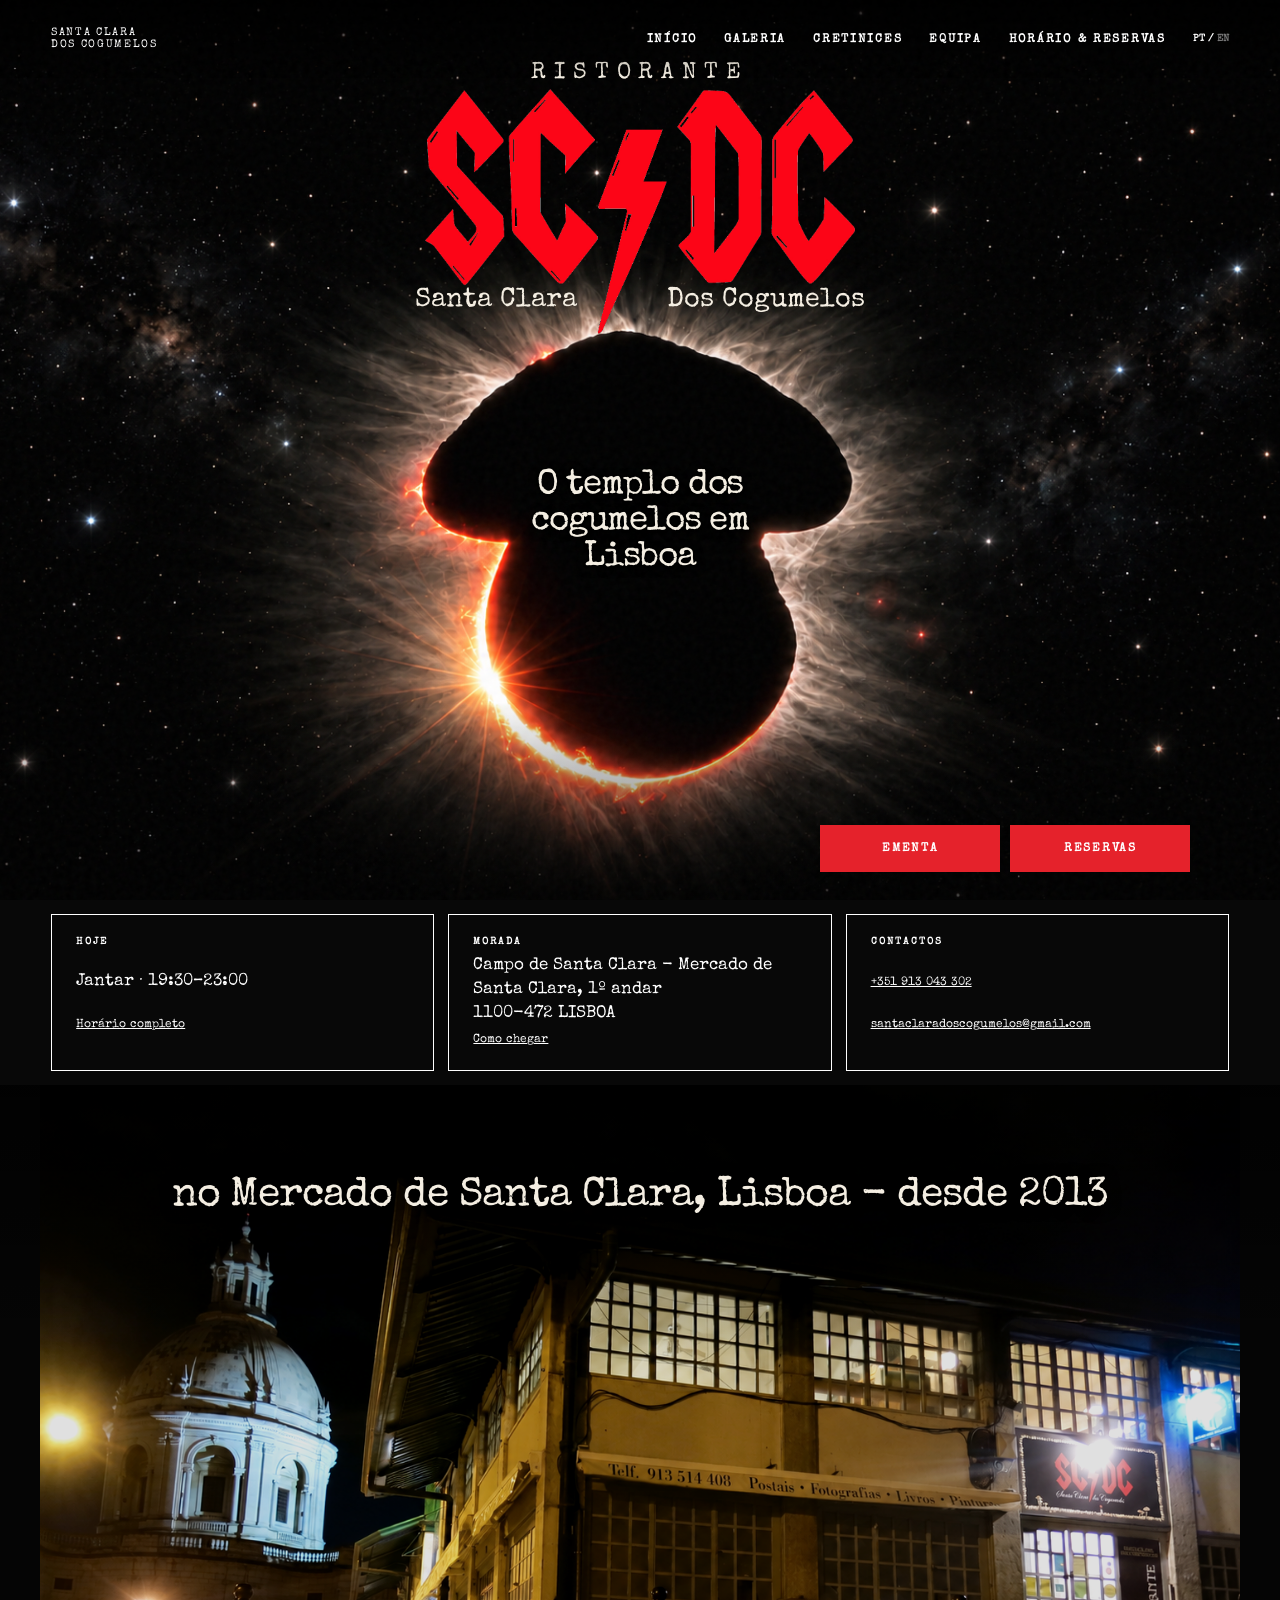
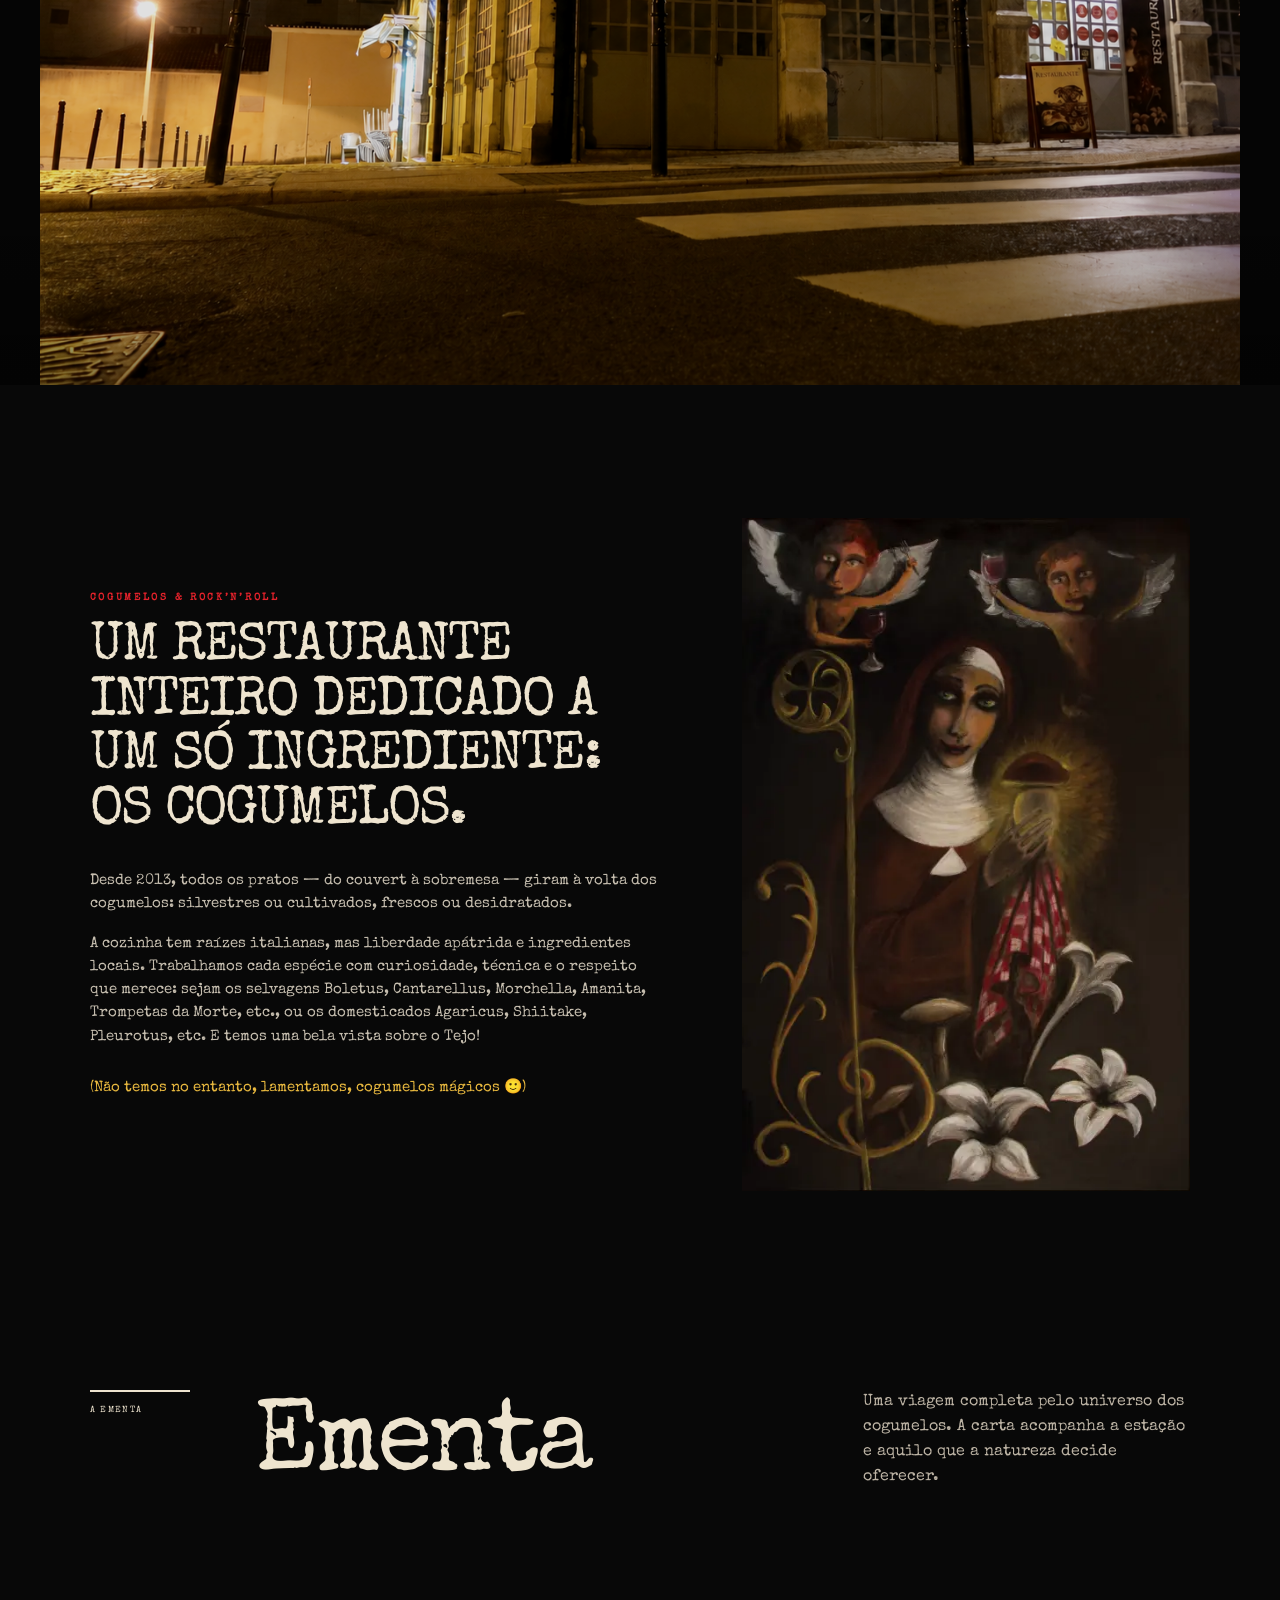
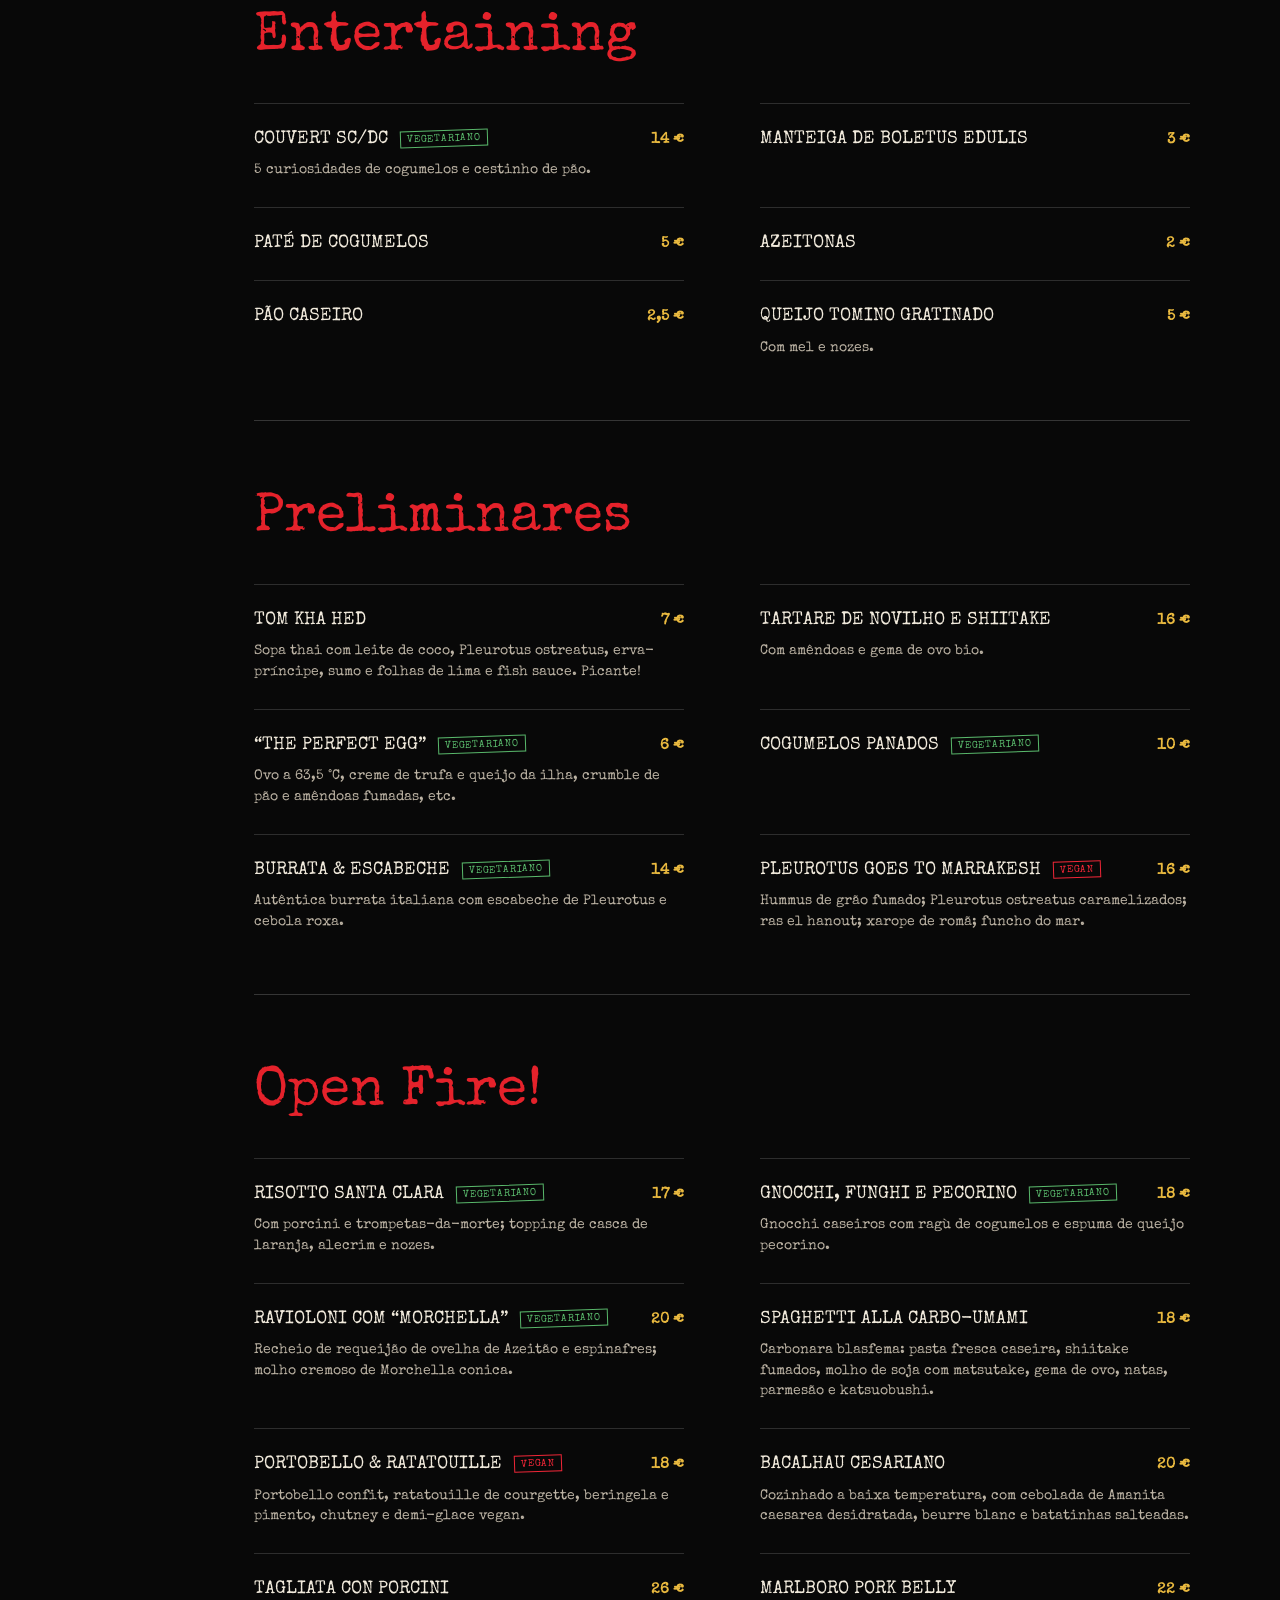
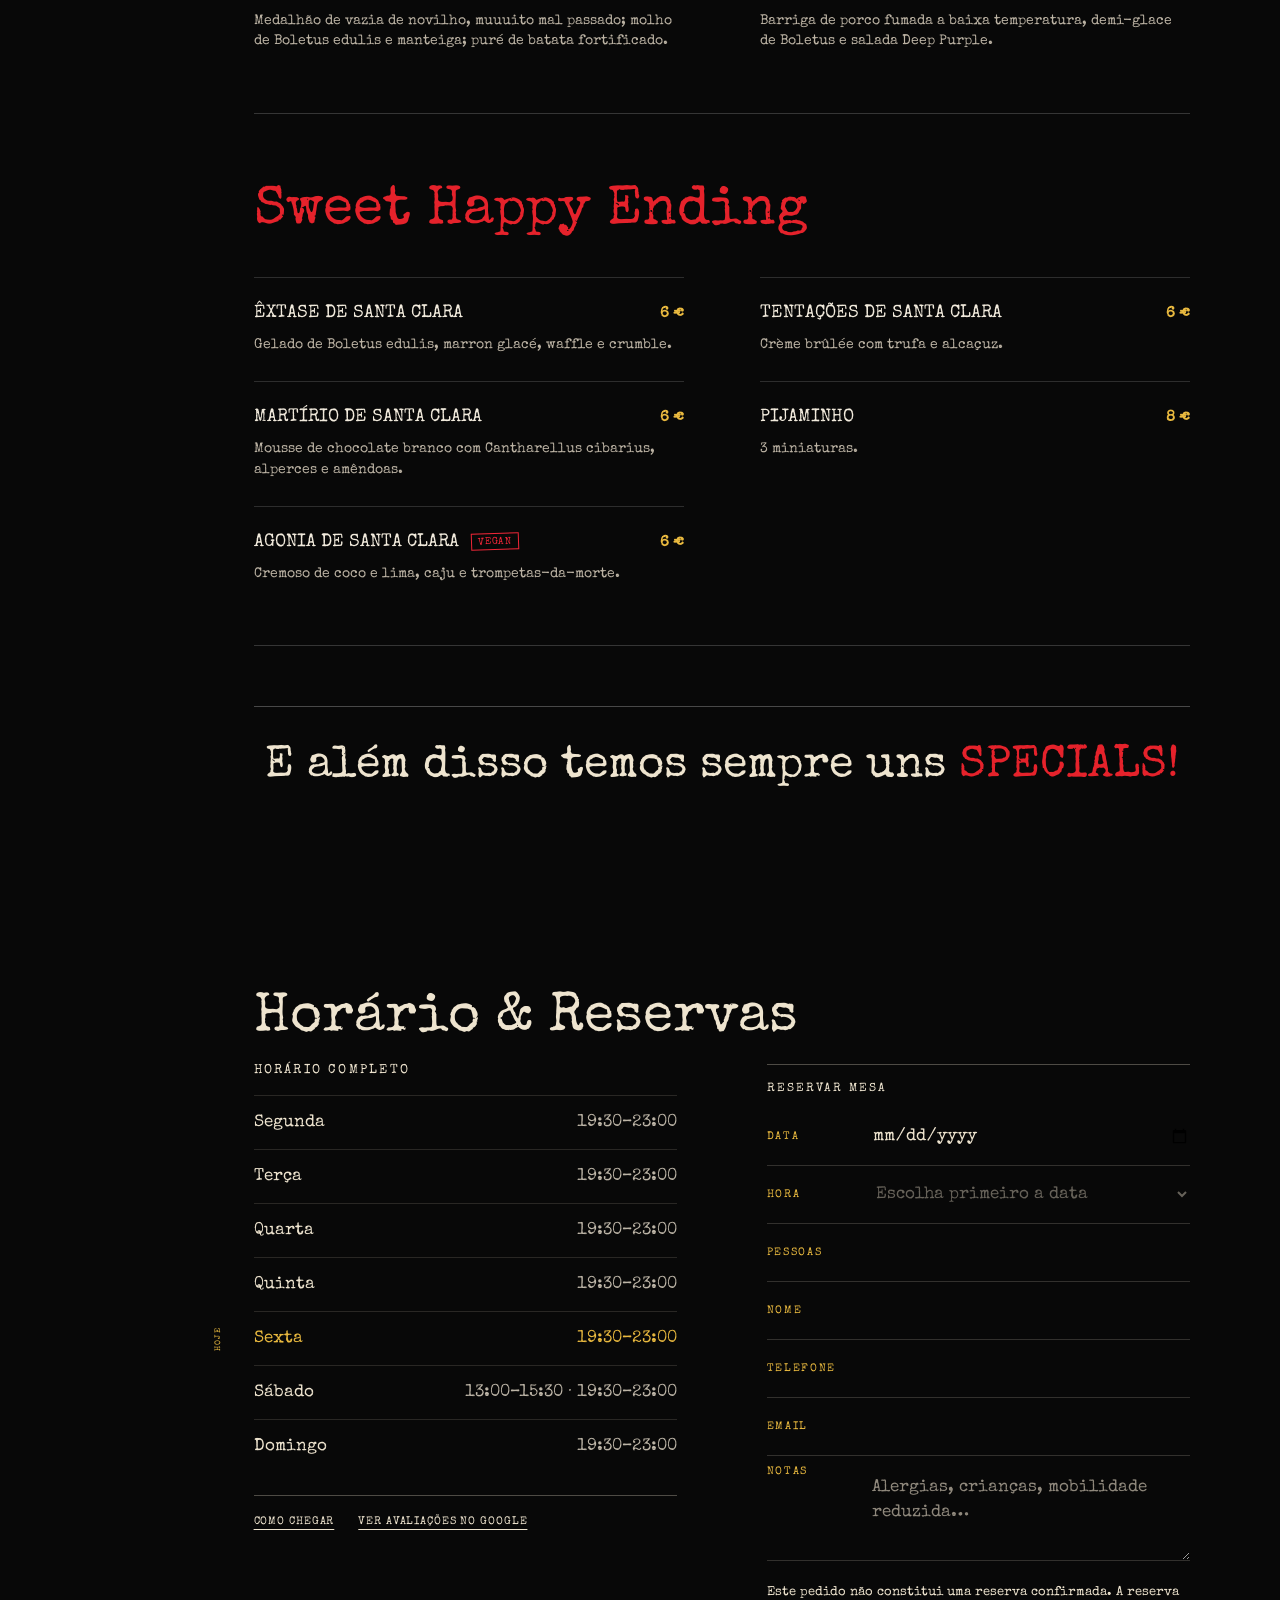
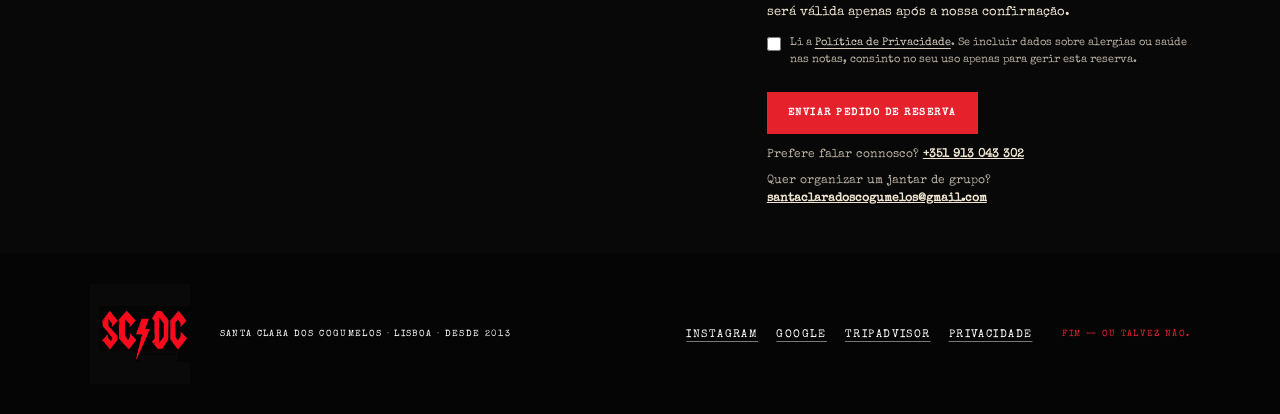
<file: index.html>
<!doctype html>
<html lang="pt-PT">
  <head>
    <meta charset="utf-8" />
    <meta name="viewport" content="width=device-width,initial-scale=1" />
    <meta name="theme-color" content="#0b0b0a" />
    <meta
      name="description"
      content="Santa Clara dos Cogumelos — restaurante dedicado aos cogumelos no Mercado de Santa Clara, Lisboa."
    />
    <title>Santa Clara dos Cogumelos · Lisboa</title>
    <link rel="preconnect" href="https://fonts.googleapis.com" />
    <link rel="preconnect" href="https://fonts.gstatic.com" crossorigin />
    <link
      href="https://fonts.googleapis.com/css2?family=Special+Elite&display=swap"
      rel="stylesheet"
    />
    <link rel="stylesheet" href="styles.css" />
    <link rel="stylesheet" href="hero-v3.css" />
    <link rel="stylesheet" href="eclipse-home.css?v=43" />
  </head>
  <body>
    <a class="skip" href="#main">Saltar para o conteúdo</a>
    <header class="site-header">
      <a class="brand" href="#top"
        ><span>Santa Clara<br />dos Cogumelos</span></a
      ><button
        class="menu-toggle"
        aria-expanded="false"
        aria-controls="site-nav"
      >
        Menu
      </button>
      <nav id="site-nav">
        <a href="#top">Início</a><a href="galeria.html">Galeria</a
        ><a href="cretinices.html">Cretinices</a><a href="equipa.html">Equipa</a
        ><a href="#visitar">Horário &amp; Reservas</a
        ><span class="lang">PT / <a href="en/index.html">EN</a></span>
      </nav>
    </header>
    <main id="main">
      <section class="hero eclipse-hero" id="top">
        <picture
          ><source
            media="(max-width: 900px)"
            srcset="assets/eclipse-hero-mobile.webp" />
          <img
            class="hero-image"
              src="assets/eclipse-hero-restaurant.png?v=43"
            alt="Eclipse solar em forma de cogumelo"
        /></picture>
        <div class="hero-grain"></div>
        <div class="hero-grid">
          <div class="hero-card">
            <div class="hero-top">
              <div class="hero-lockup">
                <p class="restaurant-label">Ristorante</p>
                <img
                  class="hero-logo"
                  src="assets/logo-transparent.png"
                  alt="SCDC"
                />
                <p class="logo-name">
                  <span>Santa Clara</span><span>Dos Cogumelos</span>
                </p>
              </div>
            </div>
            <h1>O templo dos<br />cogumelos em<br />Lisboa</h1>
            <div class="actions">
              <a class="button red" href="#ementa">Ementa</a
              ><a class="button red" href="#visitar">Reservas</a>
            </div>
          </div>
          <p class="hero-caption">Em exibição desde 2013</p>
        </div>
      </section>
      <section class="quickfacts">
        <div>
          <span>Hoje</span><strong>Jantar · 19:30–23:00</strong
          ><a href="#visitar">Horário completo</a>
        </div>
        <div>
          <span>Morada</span
          ><strong
            >Campo de Santa Clara - Mercado de Santa Clara, 1º andar<br />1100-472 LISBOA</strong
          ><a
          href="https://www.google.com/maps/dir/?api=1&amp;destination=Santa+Clara+dos+Cogumelos%2C+Lisboa"
            target="_blank"
            rel="noopener"
          >Como chegar</a
          >
        </div>
        <div>
          <span>Contactos</span
          ><strong><a href="tel:+351913043302">+351 913 043 302</a></strong
          ><a href="mailto:santaclaradoscogumelos@gmail.com"
            >santaclaradoscogumelos@gmail.com</a
          >
        </div>
      </section>
      <section class="exterior-page" aria-label="Exterior do restaurante">
        <img
          src="assets/restaurant-exterior-final.png"
          alt="Santa Clara dos Cogumelos e a cúpula do Panteão à noite"
        />
        <h2>no Mercado de Santa Clara, Lisboa - desde 2013</h2>
      </section>
      <section class="about about-v3 section" id="casa">
        <div class="about-copy-v3 reveal">
          <p class="kicker">Cogumelos &amp; Rock’n’Roll</p>
          <h2>
            UM RESTAURANTE INTEIRO DEDICADO A UM SÓ INGREDIENTE: OS COGUMELOS.
          </h2>
          <p>
            Desde 2013, todos os pratos — do couvert à sobremesa — giram à volta
            dos cogumelos: silvestres ou cultivados, frescos ou desidratados.
          </p>
          <p>
            A cozinha tem raízes italianas, mas liberdade apátrida e
            ingredientes locais. Trabalhamos cada espécie com curiosidade,
            técnica e o respeito que merece: sejam os selvagens Boletus,
            Cantarellus, Morchella, Amanita, Trompetas da Morte, etc., ou os
            domesticados Agaricus, Shiitake, Pleurotus, etc. E temos uma bela
            vista sobre o Tejo!
          </p>
          <p class="magic-note">
            (Não temos no entanto, lamentamos, cogumelos mágicos 🙂)
          </p>
        </div>
        <figure class="santa-image reveal">
          <img
            src="assets/santa-painting.webp"
            alt="Santa Clara com um cogumelo luminoso"
          />
        </figure>
      </section>
      <section class="menu menu-scroll section" id="ementa">
        <aside class="scene light"><span>A ementa</span></aside>
        <div class="menu-scroll-body">
          <header class="menu-scroll-head reveal">
            <p class="kicker">Agora em cena</p>
            <h2>Ementa</h2>
            <p>
              Uma viagem completa pelo universo dos cogumelos. A carta acompanha
              a estação e aquilo que a natureza decide oferecer.
            </p>
          </header>
          <div class="menu-categories reveal">
            <section class="menu-category" id="entertaining">
              <header><h3>Entertaining</h3></header>
              <div class="dish-grid">
                <article class="dish">
                  <div>
                    <h4>
                      Couvert SC/DC
                      <span class="vegetarian-stamp">Vegetariano</span>
                    </h4>
                    <b>14 €</b>
                  </div>
                  <p>5 curiosidades de cogumelos e cestinho de pão.</p>
                </article>
                <article class="dish">
                  <div>
                    <h4>Manteiga de Boletus edulis</h4>
                    <b>3 €</b>
                  </div>
                </article>
                <article class="dish">
                  <div>
                    <h4>Paté de cogumelos</h4>
                    <b>5 €</b>
                  </div>
                </article>
                <article class="dish">
                  <div>
                    <h4>Azeitonas</h4>
                    <b>2 €</b>
                  </div>
                </article>
                <article class="dish">
                  <div>
                    <h4>Pão caseiro</h4>
                    <b>2,5 €</b>
                  </div>
                </article>
                <article class="dish">
                  <div>
                    <h4>Queijo Tomino gratinado</h4>
                    <b>5 €</b>
                  </div>
                  <p>Com mel e nozes.</p>
                </article>
              </div>
            </section>
            <section class="menu-category" id="preliminares">
              <header><h3>Preliminares</h3></header>
              <div class="dish-grid">
                <article class="dish">
                  <div>
                    <h4>Tom Kha Hed</h4>
                    <b>7 €</b>
                  </div>
                  <p>
                    Sopa thai com leite de coco, Pleurotus ostreatus,
                    erva-príncipe, sumo e folhas de lima e fish sauce. Picante!
                  </p>
                </article>
                <article class="dish">
                  <div>
                    <h4>Tartare de novilho e shiitake</h4>
                    <b>16 €</b>
                  </div>
                  <p>Com amêndoas e gema de ovo bio.</p>
                </article>
                <article class="dish">
                  <div>
                    <h4>
                      “The Perfect Egg”
                      <span class="vegetarian-stamp">Vegetariano</span>
                    </h4>
                    <b>6 €</b>
                  </div>
                  <p>
                    Ovo a 63,5 °C, creme de trufa e queijo da ilha, crumble de
                    pão e amêndoas fumadas, etc.
                  </p>
                </article>
                <article class="dish">
                  <div>
                    <h4>
                      Cogumelos panados
                      <span class="vegetarian-stamp">Vegetariano</span>
                    </h4>
                    <b>10 €</b>
                  </div>
                </article>
                <article class="dish">
                  <div>
                    <h4>
                      Burrata &amp; escabeche
                      <span class="vegetarian-stamp">Vegetariano</span>
                    </h4>
                    <b>14 €</b>
                  </div>
                  <p>
                    Autêntica burrata italiana com escabeche de Pleurotus e
                    cebola roxa.
                  </p>
                </article>
                <article class="dish">
                  <div>
                    <h4>
                      PLEUROTUS GOES TO MARRAKESH
                      <span class="vegan-stamp">Vegan</span>
                    </h4>
                    <b>16 €</b>
                  </div>
                  <p>
                    Hummus de grão fumado; Pleurotus ostreatus caramelizados;
                    ras el hanout; xarope de romã; funcho do mar.
                  </p>
                </article>
              </div>
            </section>
            <section class="menu-category" id="open-fire">
              <header><h3>Open Fire!</h3></header>
              <div class="dish-grid">
                <article class="dish">
                  <div>
                    <h4>
                      Risotto Santa Clara
                      <span class="vegetarian-stamp">Vegetariano</span>
                    </h4>
                    <b>17 €</b>
                  </div>
                  <p>
                    Com porcini e trompetas-da-morte; topping de casca de
                    laranja, alecrim e nozes.
                  </p>
                </article>
                <article class="dish">
                  <div>
                    <h4>
                      Gnocchi, funghi e pecorino
                      <span class="vegetarian-stamp">Vegetariano</span>
                    </h4>
                    <b>18 €</b>
                  </div>
                  <p>
                    Gnocchi caseiros com ragù de cogumelos e espuma de queijo
                    pecorino.
                  </p>
                </article>
                <article class="dish">
                  <div>
                    <h4>
                      Ravioloni com “Morchella”
                      <span class="vegetarian-stamp">Vegetariano</span>
                    </h4>
                    <b>20 €</b>
                  </div>
                  <p>
                    Recheio de requeijão de ovelha de Azeitão e espinafres;
                    molho cremoso de Morchella conica.
                  </p>
                </article>
                <article class="dish">
                  <div>
                    <h4>Spaghetti alla carbo-umami</h4>
                    <b>18 €</b>
                  </div>
                  <p>
                    Carbonara blasfema: pasta fresca caseira, shiitake fumados,
                    molho de soja com matsutake, gema de ovo, natas, parmesão e
                    katsuobushi.
                  </p>
                </article>
                <article class="dish">
                  <div>
                    <h4>
                      Portobello &amp; ratatouille
                      <span class="vegan-stamp">Vegan</span>
                    </h4>
                    <b>18 €</b>
                  </div>
                  <p>
                    Portobello confit, ratatouille de courgette, beringela e
                    pimento, chutney e demi-glace vegan.
                  </p>
                </article>
                <article class="dish">
                  <div>
                    <h4>Bacalhau cesariano</h4>
                    <b>20 €</b>
                  </div>
                  <p>
                    Cozinhado a baixa temperatura, com cebolada de Amanita
                    caesarea desidratada, beurre blanc e batatinhas salteadas.
                  </p>
                </article>
                <article class="dish">
                  <div>
                    <h4>Tagliata con porcini</h4>
                    <b>26 €</b>
                  </div>
                  <p>
                    Medalhão de vazia de novilho, muuuito mal passado; molho de
                    Boletus edulis e manteiga; puré de batata fortificado.
                  </p>
                </article>
                <article class="dish">
                  <div>
                    <h4>Marlboro Pork Belly</h4>
                    <b>22 €</b>
                  </div>
                  <p>
                    Barriga de porco fumada a baixa temperatura, demi-glace de
                    Boletus e salada Deep Purple.
                  </p>
                </article>
              </div>
            </section>
            <section class="menu-category" id="sweet-ending">
              <header><h3>Sweet Happy Ending</h3></header>
              <div class="dish-grid">
                <article class="dish">
                  <div>
                    <h4>Êxtase de Santa Clara</h4>
                    <b>6 €</b>
                  </div>
                  <p>
                    Gelado de Boletus edulis, marron glacé, waffle e crumble.
                  </p>
                </article>
                <article class="dish">
                  <div>
                    <h4>Tentações de Santa Clara</h4>
                    <b>6 €</b>
                  </div>
                  <p>Crème brûlée com trufa e alcaçuz.</p>
                </article>
                <article class="dish">
                  <div>
                    <h4>Martírio de Santa Clara</h4>
                    <b>6 €</b>
                  </div>
                  <p>
                    Mousse de chocolate branco com Cantharellus cibarius,
                    alperces e amêndoas.
                  </p>
                </article>
                <article class="dish">
                  <div>
                    <h4>Pijaminho</h4>
                    <b>8 €</b>
                  </div>
                  <p>3 miniaturas.</p>
                </article>
                <article class="dish">
                  <div>
                    <h4>
                      Agonia de Santa Clara
                      <span class="vegan-stamp">Vegan</span>
                    </h4>
                    <b>6 €</b>
                  </div>
                  <p>Cremoso de coco e lima, caju e trompetas-da-morte.</p>
                </article>
              </div>
            </section>
          </div>
          <p class="menu-specials">
            E além disso temos sempre uns <strong>SPECIALS!</strong>
          </p>
        </div>
      </section>
      <section class="visit booking-page" id="visitar">
        <aside class="scene light"><span>Última sessão</span></aside>
        <h2>Horário &amp; Reservas</h2>
        <div class="booking-layout">
          <div class="hours" aria-label="Horário completo">
            <h3>Horário completo</h3>
            <div class="hours-row" data-weekday="1">
              <span>Segunda</span><time>19:30–23:00</time>
            </div>
            <div class="hours-row" data-weekday="2">
              <span>Terça</span><time>19:30–23:00</time>
            </div>
            <div class="hours-row" data-weekday="3">
              <span>Quarta</span><time>19:30–23:00</time>
            </div>
            <div class="hours-row" data-weekday="4">
              <span>Quinta</span><time>19:30–23:00</time>
            </div>
            <div class="hours-row" data-weekday="5">
              <span>Sexta</span><time>19:30–23:00</time>
            </div>
            <div class="hours-row" data-weekday="6">
              <span>Sábado</span><time>13:00–15:30 · 19:30–23:00</time>
            </div>
          <div class="hours-row" data-weekday="0">
            <span>Domingo</span><time>19:30–23:00</time>
          </div>
          <div class="visit-links" aria-label="Localização e avaliações">
            <a
              href="https://www.google.com/maps/dir/?api=1&amp;destination=Santa+Clara+dos+Cogumelos%2C+Lisboa"
              target="_blank"
              rel="noopener"
              >Como chegar</a
            >
            <a
              href="https://maps.app.goo.gl/Q9kSZVqHnCMzzbDn8"
              target="_blank"
              rel="noopener"
              >Ver avaliações no Google</a
            >
          </div>
          </div>
          <form class="reservation-form" id="reservation-form">
            <h3>Reservar mesa</h3>
            <input name="language" type="hidden" value="pt" /><input
              name="requestId"
              type="hidden"
            /><input
              class="form-trap"
              name="website"
              type="text"
              tabindex="-1"
              autocomplete="off"
              aria-hidden="true"
            />
            <div class="form-row">
              <label for="booking-date">Data</label
              ><input id="booking-date" name="date" type="date" required />
            </div>
            <div class="form-row">
              <label for="booking-time">Hora</label
              ><select id="booking-time" name="time" required disabled>
                <option value="">Escolha primeiro a data</option>
              </select>
            </div>
            <div class="form-row">
              <label for="booking-people">Pessoas</label
              ><input
                id="booking-people"
                name="people"
                type="number"
                min="1"
                inputmode="numeric"
                required
              />
            </div>
            <div class="form-row">
              <label for="booking-name">Nome</label
              ><input
                id="booking-name"
                name="name"
                type="text"
                autocomplete="name"
                required
              />
            </div>
            <div class="form-row">
              <label for="booking-contact">Telefone</label
              ><input
                id="booking-contact"
                name="contact"
                type="tel"
                autocomplete="tel"
                inputmode="tel"
                required
              />
            </div>
            <div class="form-row">
              <label for="booking-email">Email</label
              ><input
                id="booking-email"
                name="email"
                type="email"
                autocomplete="email"
                required
              />
            </div>
            <div class="form-row form-row-notes">
              <label for="booking-notes">Notas</label
              ><textarea
                id="booking-notes"
                name="notes"
                rows="3"
                maxlength="1000"
                placeholder="Alergias, crianças, mobilidade reduzida…"
              ></textarea>
            </div>
            <p class="form-notice">
              Este pedido não constitui uma reserva confirmada. A reserva será
              válida apenas após a nossa confirmação.
            </p>
            <label class="privacy-consent">
              <input name="privacyAccepted" type="checkbox" value="yes" required />
              <span>Li a <a href="privacidade.html">Política de Privacidade</a>. Se incluir dados sobre alergias ou saúde nas notas, consinto no seu uso apenas para gerir esta reserva.</span>
            </label>
            <button class="button red" type="submit">
              Enviar pedido de reserva
            </button>
            <p
              class="form-status"
              id="reservation-status"
              role="status"
              aria-live="polite"
            ></p>
          <p class="booking-alternative">
            Prefere falar connosco?
            <a href="tel:+351913043302">+351 913 043 302</a>
          </p>
          <p class="group-alternative">
            Quer organizar um jantar de grupo?
            <a href="mailto:santaclaradoscogumelos@gmail.com">santaclaradoscogumelos@gmail.com</a>
          </p>
        </form>
        </div>
      </section>
    </main>
    <footer>
      <img src="assets/logo.jpg" alt="SCDC" />
    <p>Santa Clara dos Cogumelos · Lisboa · Desde 2013</p>
    <nav class="social-links" aria-label="Redes sociais e avaliações">
      <a
        href="https://www.instagram.com/santaclaradoscogumelos/"
        target="_blank"
        rel="noopener"
        >Instagram</a
      >
      <a
        href="https://maps.app.goo.gl/Q9kSZVqHnCMzzbDn8"
        target="_blank"
        rel="noopener"
        >Google</a
      >
      <a
        href="https://www.tripadvisor.com/Restaurant_Review-g189158-d4115385-Reviews-Santa_Clara_dos_Cogumelos-Lisbon_Lisbon_District_Central_Portugal.html"
        target="_blank"
        rel="noopener"
        >TripAdvisor</a
      >
      <a href="privacidade.html">Privacidade</a>
    </nav>
    <p class="end">FIM — ou talvez não.</p>
    </footer>
    <script src="script.js"></script>
  </body>
</html>
</file>
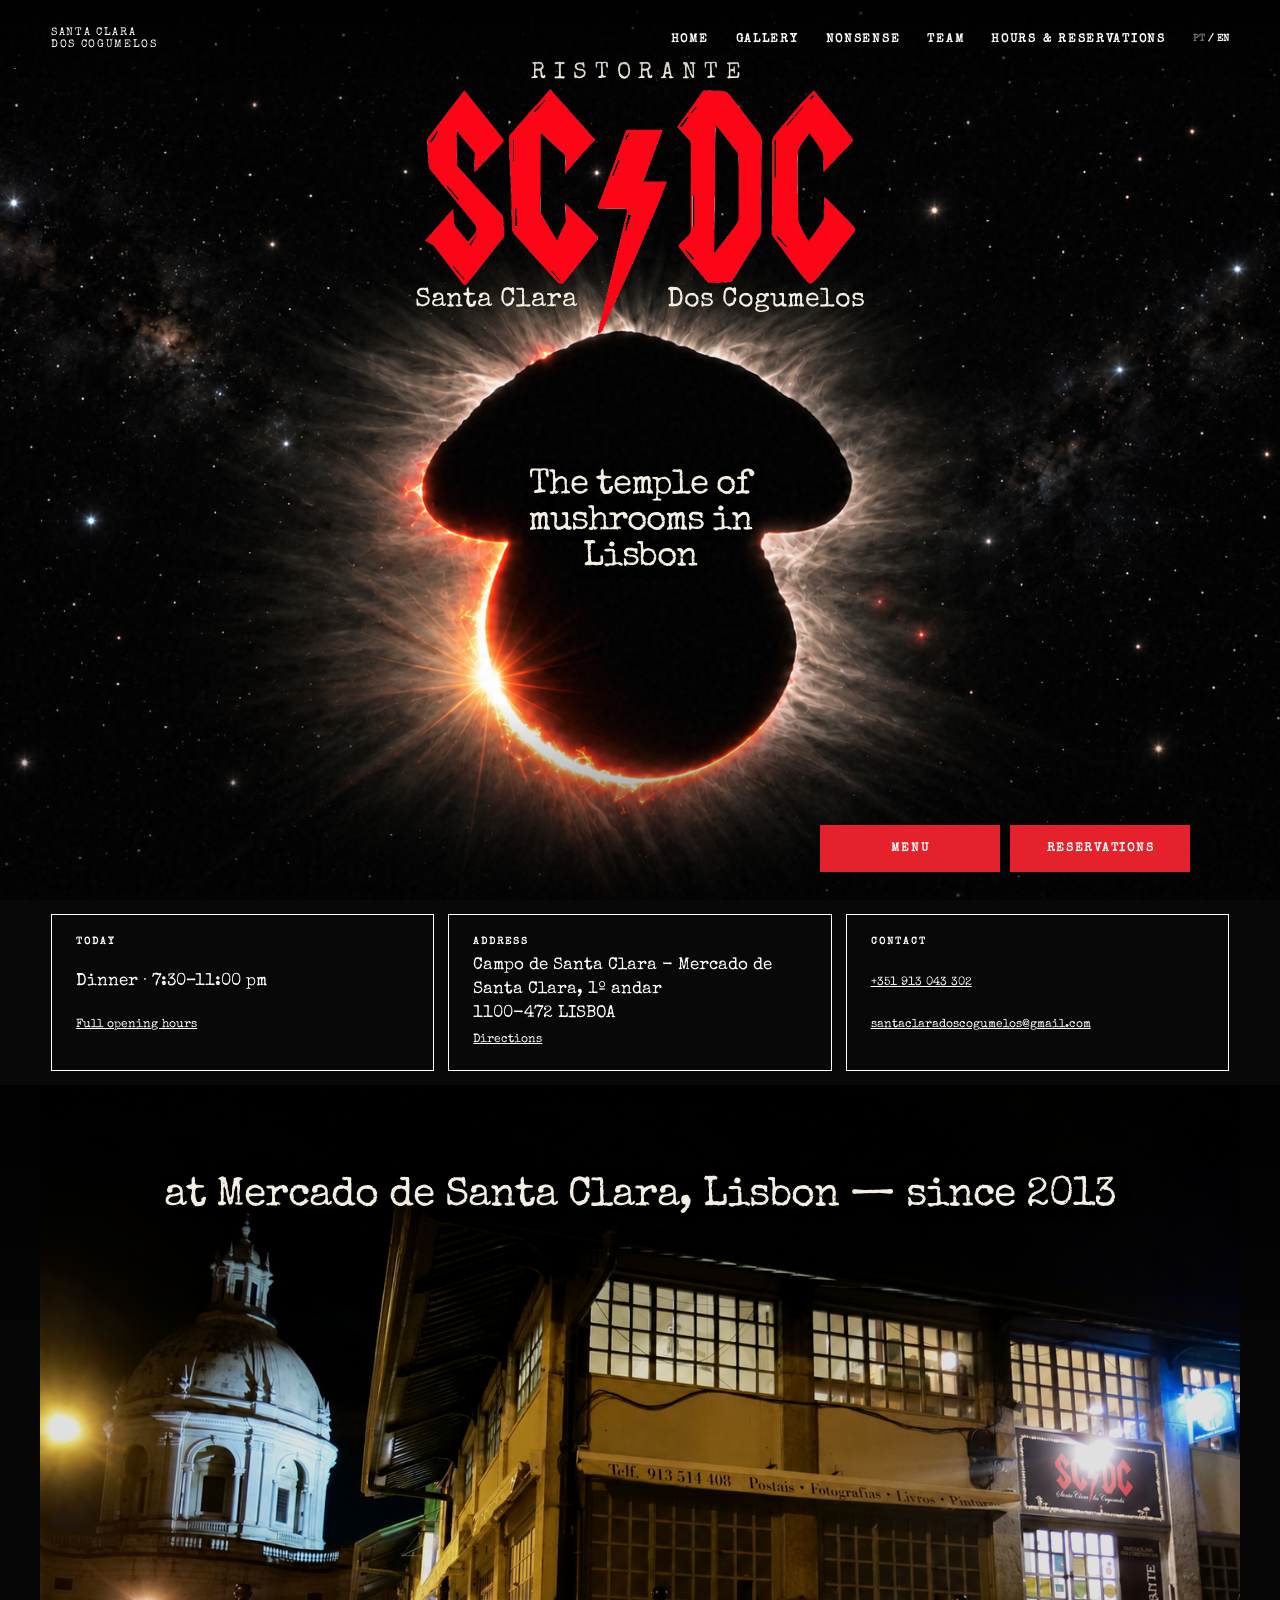
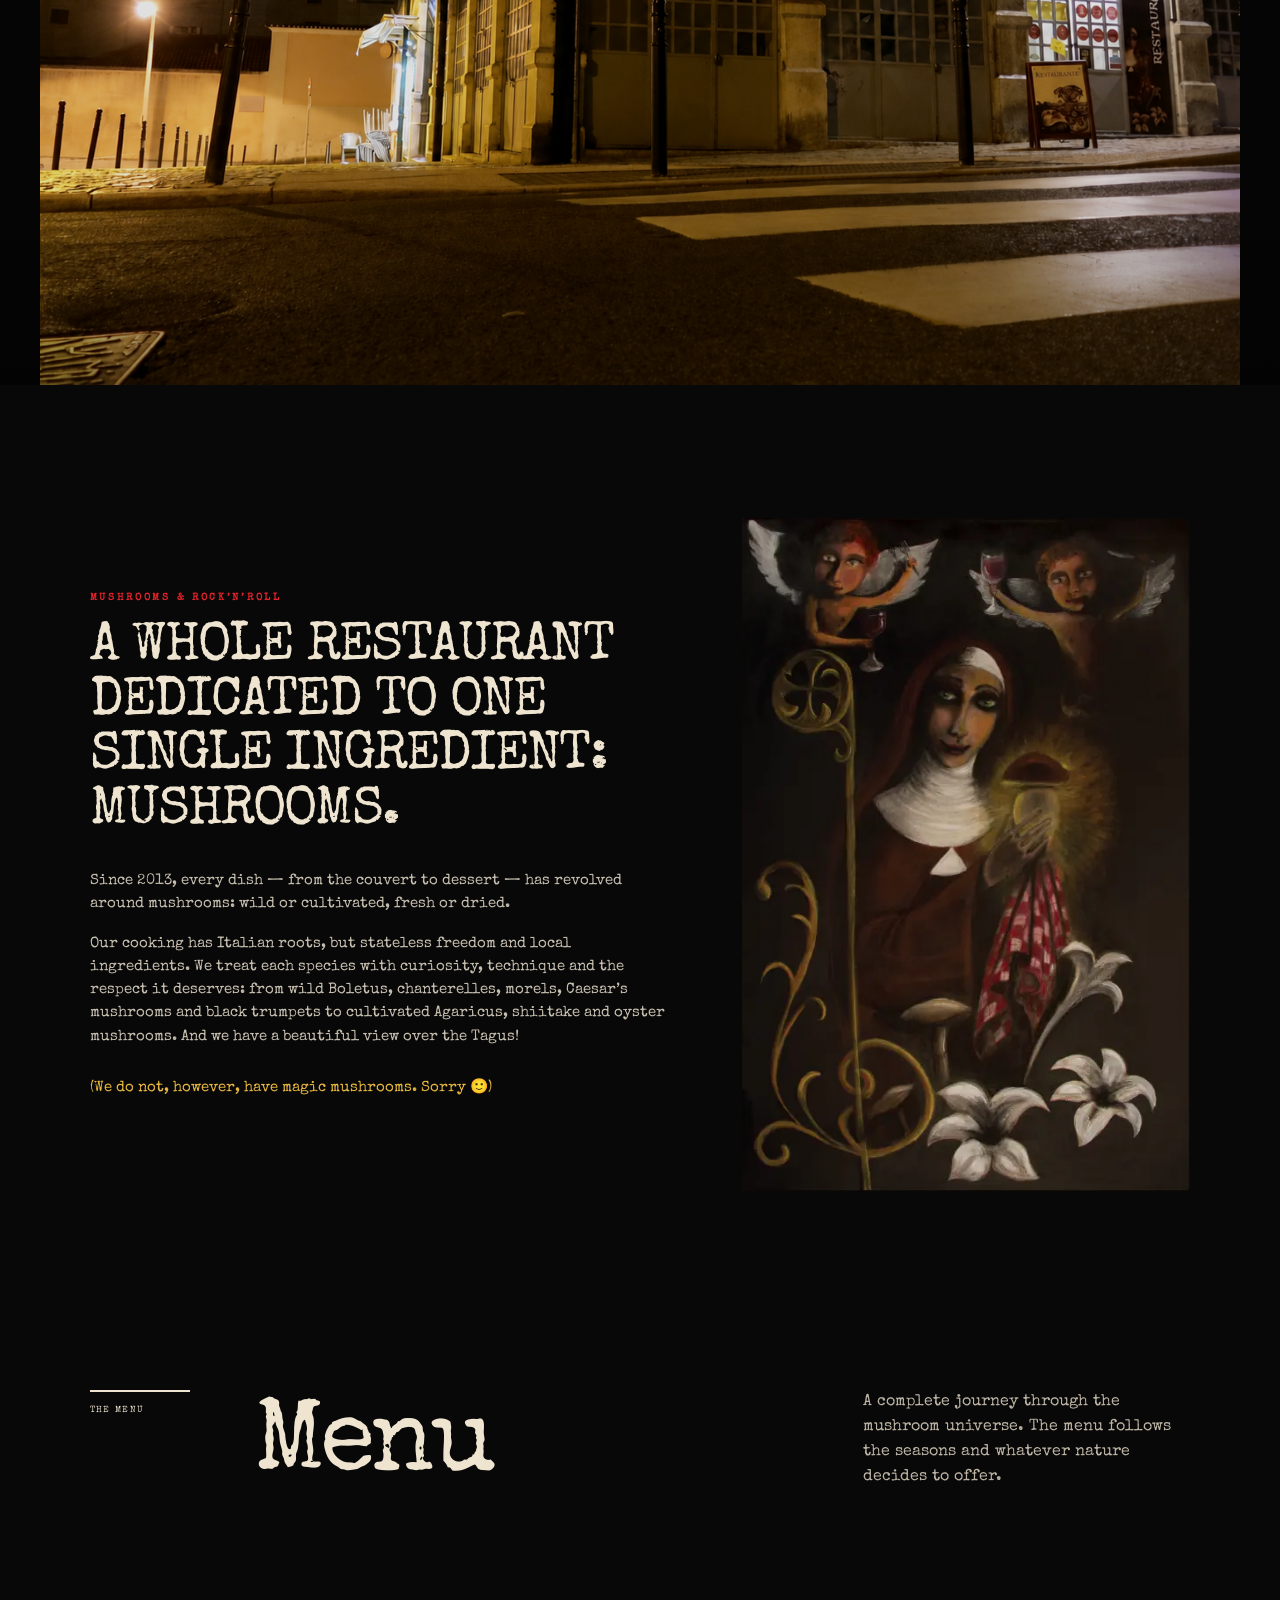
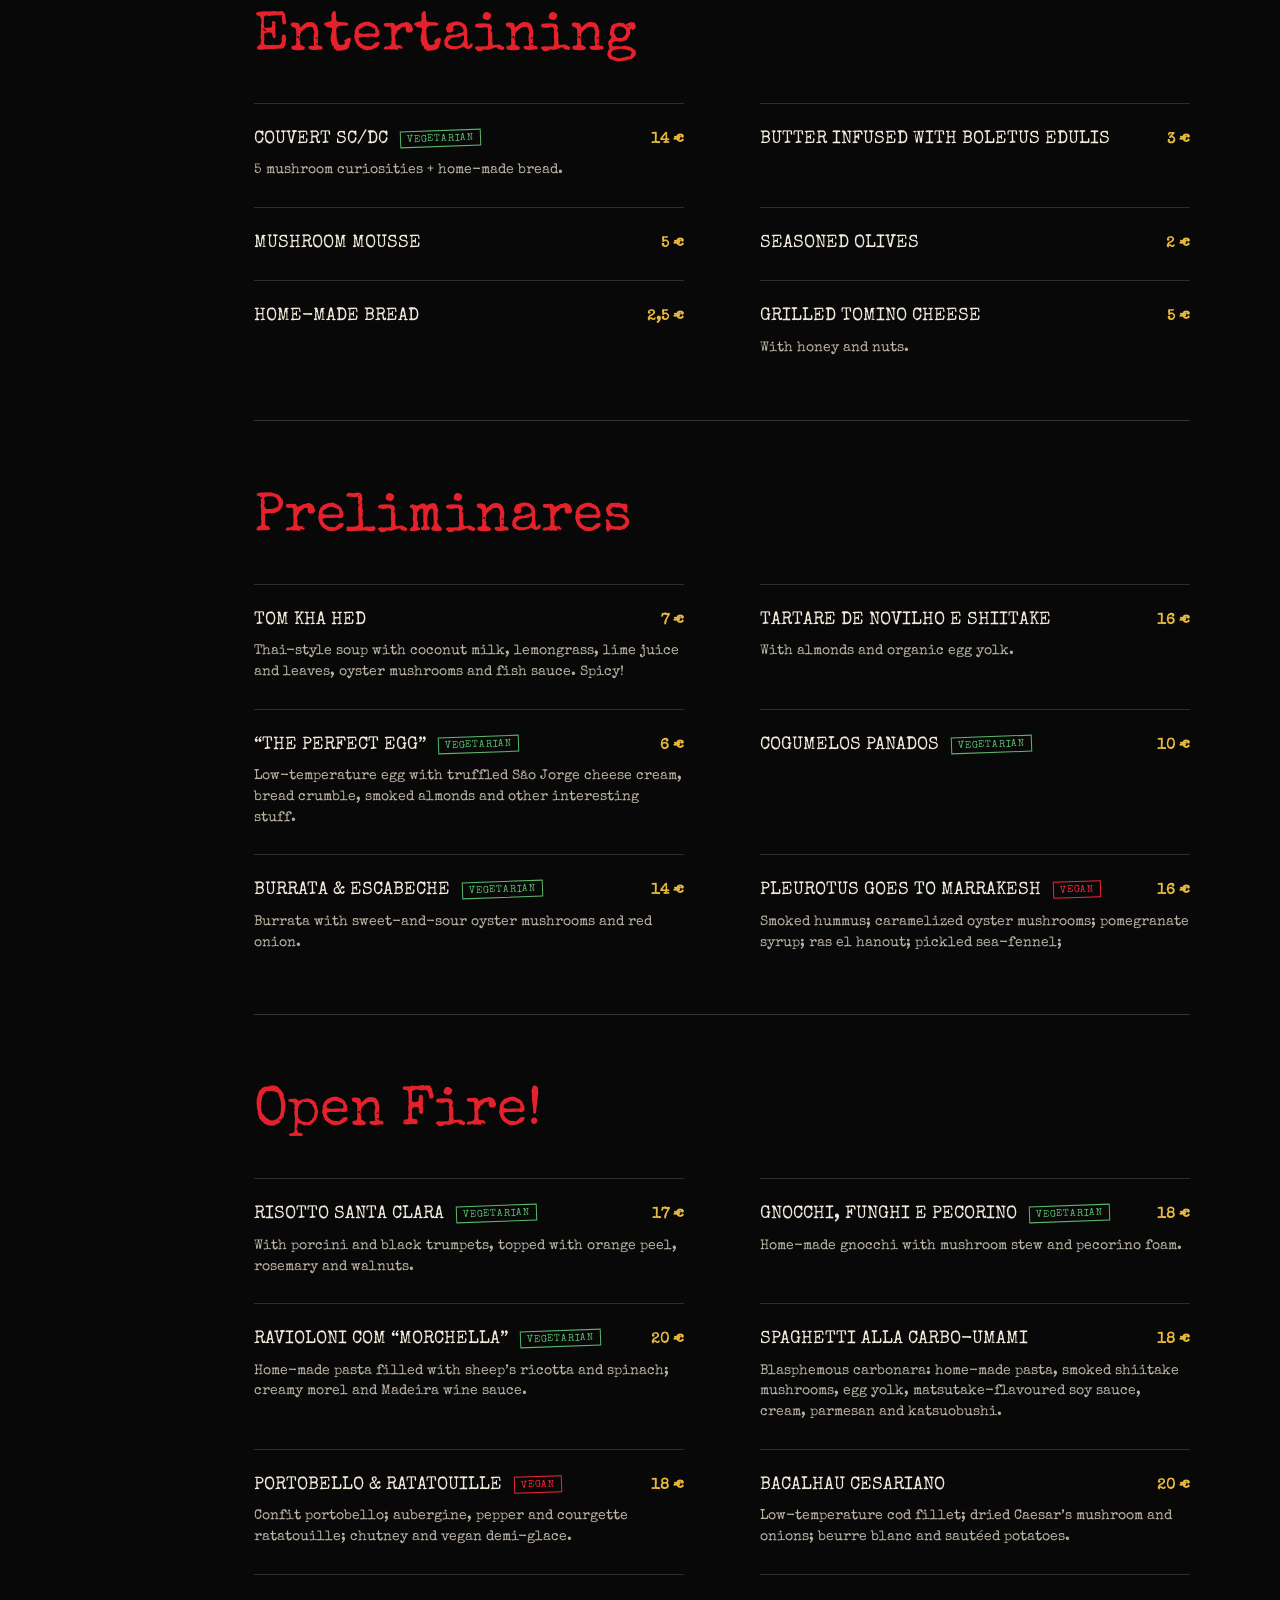
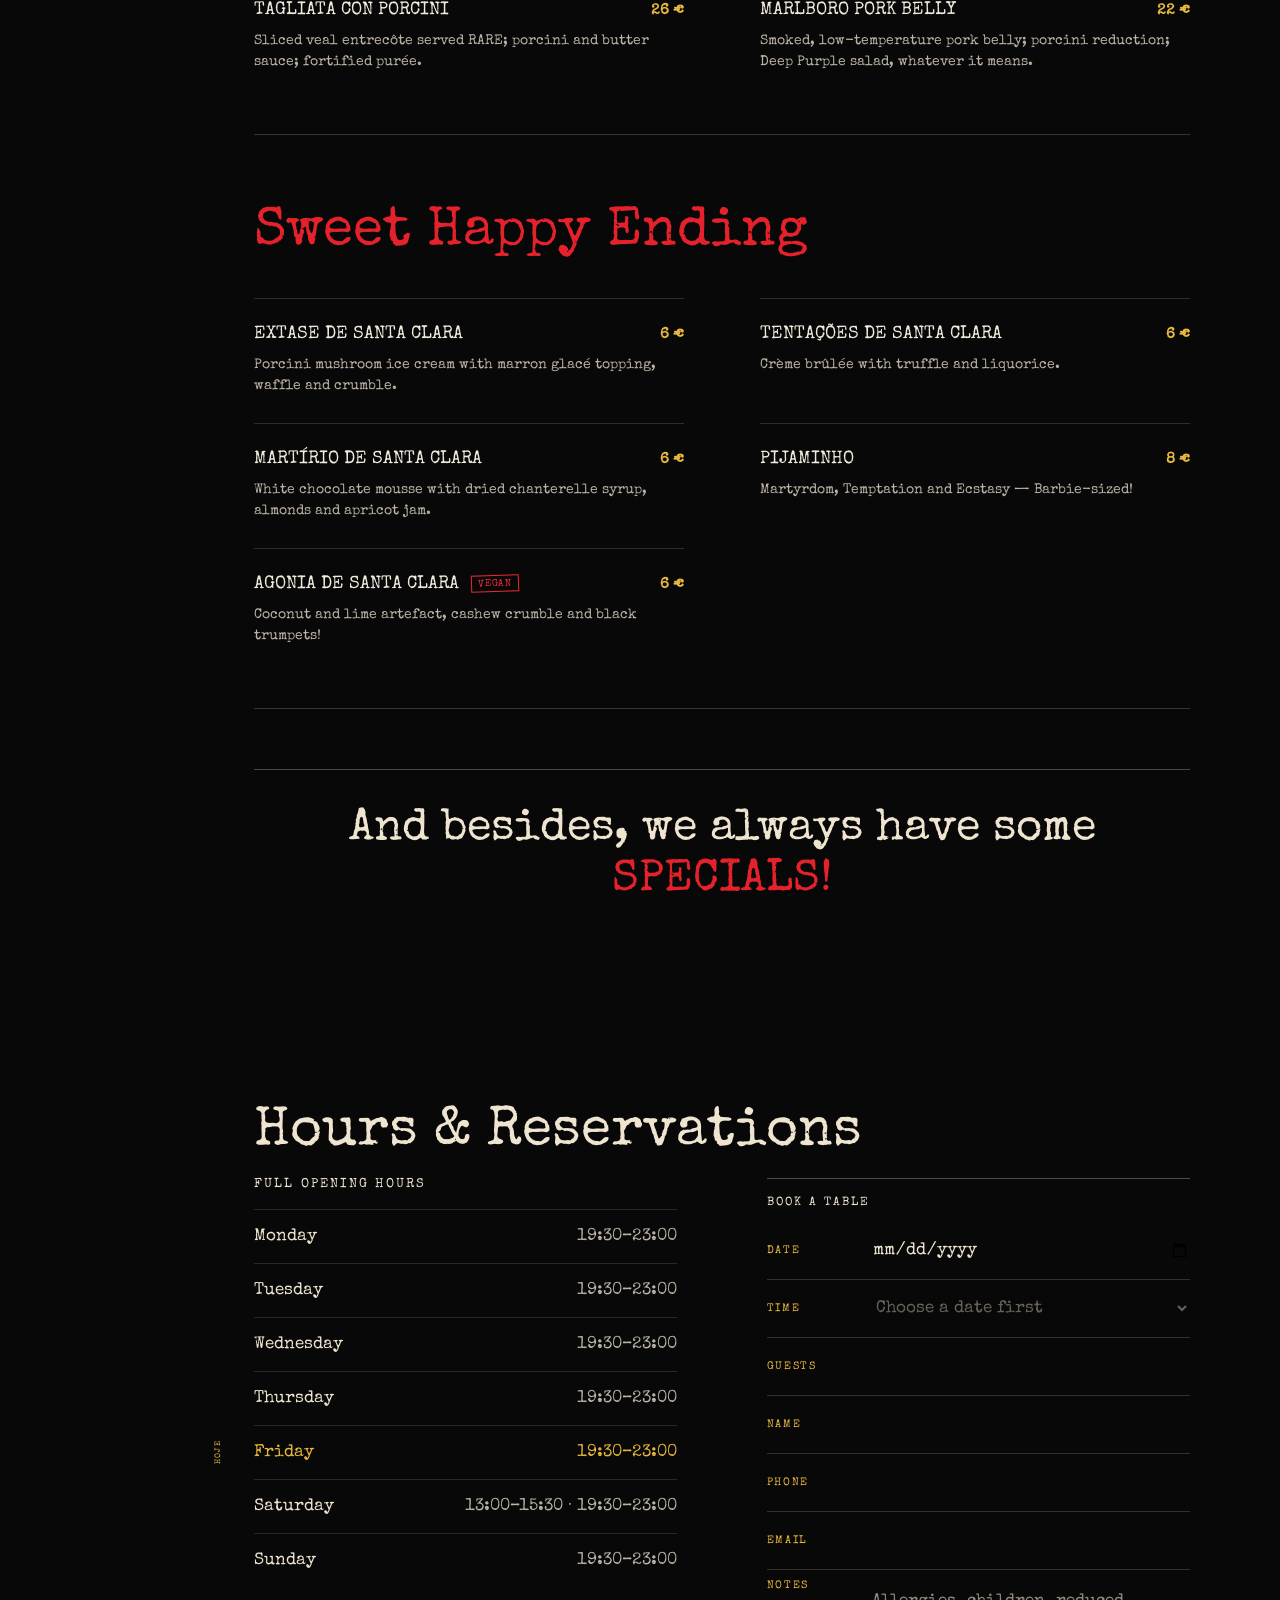
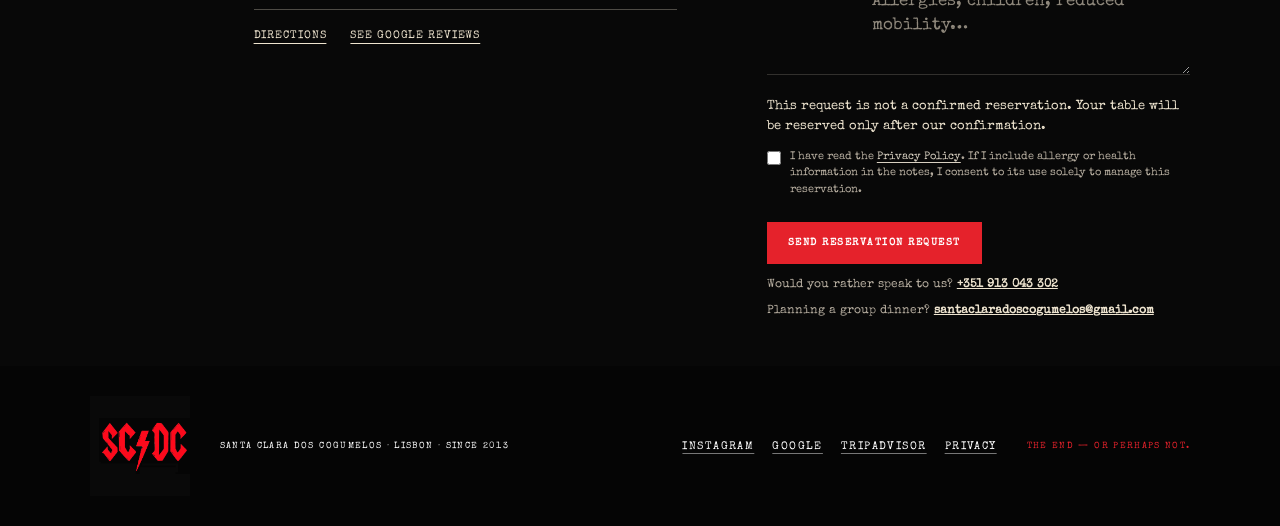
<file: en/index.html>
<!doctype html>
<html lang="en">
  <head>
    <meta charset="utf-8" />
    <meta name="viewport" content="width=device-width,initial-scale=1" />
    <meta name="theme-color" content="#0b0b0a" />
    <meta
      name="description"
      content="Santa Clara dos Cogumelos — Lisbon restaurant entirely dedicated to mushrooms."
    />
    <title>Santa Clara dos Cogumelos · Lisboa</title>
    <link rel="preconnect" href="https://fonts.googleapis.com" />
    <link rel="preconnect" href="https://fonts.gstatic.com" crossorigin />
    <link
      href="https://fonts.googleapis.com/css2?family=Special+Elite&display=swap"
      rel="stylesheet"
    />
    <link rel="stylesheet" href="../styles.css" />
    <link rel="stylesheet" href="../hero-v3.css" />
    <link rel="stylesheet" href="../eclipse-home.css?v=46" />
  </head>
  <body>
    <a class="skip" href="#main">Skip to content</a>
    <header class="site-header">
      <a class="brand" href="#top"
        ><span>Santa Clara<br />dos Cogumelos</span></a
      ><button
        class="menu-toggle"
        aria-expanded="false"
        aria-controls="site-nav"
      >
        Menu
      </button>
      <nav id="site-nav">
        <a href="#top">Home</a><a href="galeria.html">Gallery</a
        ><a href="cretinices.html">Nonsense</a><a href="equipa.html">Team</a
        ><a href="#visitar">Hours &amp; Reservations</a
        ><span class="lang"><a href="../index.html">PT</a> / EN</span>
      </nav>
    </header>
    <main id="main">
      <section class="hero eclipse-hero" id="top">
        <picture
          ><source
            media="(max-width: 900px)"
            srcset="../assets/eclipse-hero-mobile.webp" />
          <img
            class="hero-image"
              src="../assets/eclipse-hero-restaurant.png?v=43"
            alt="Solar eclipse shaped like a mushroom"
        /></picture>
        <div class="hero-grain"></div>
        <div class="hero-grid">
          <div class="hero-card">
            <div class="hero-top">
              <div class="hero-lockup">
                <p class="restaurant-label">Ristorante</p>
                <img
                  class="hero-logo"
                  src="../assets/logo-transparent.png"
                  alt="SCDC"
                />
                <p class="logo-name">
                  <span>Santa Clara</span><span>Dos Cogumelos</span>
                </p>
              </div>
            </div>
            <h1>The temple of<br />mushrooms in<br />Lisbon</h1>
            <div class="actions">
              <a class="button red" href="#ementa">Menu</a
              ><a class="button red" href="#visitar">Reservations</a>
            </div>
          </div>
          <p class="hero-caption">Now showing since 2013</p>
        </div>
      </section>
      <section class="quickfacts">
        <div>
          <span>Today</span><strong>Dinner · 7:30–11:00 pm</strong
          ><a href="#visitar">Full opening hours</a>
        </div>
        <div>
          <span>Address</span
          ><strong
            >Campo de Santa Clara - Mercado de Santa Clara, 1º andar<br />1100-472 LISBOA</strong
          ><a
          href="https://www.google.com/maps/dir/?api=1&amp;destination=Santa+Clara+dos+Cogumelos%2C+Lisboa"
            target="_blank"
            rel="noopener"
          >Directions</a
          >
        </div>
        <div>
          <span>Contact</span
          ><strong><a href="tel:+351913043302">+351 913 043 302</a></strong
          ><a href="mailto:santaclaradoscogumelos@gmail.com"
            >santaclaradoscogumelos@gmail.com</a
          >
        </div>
      </section>
      <section class="exterior-page" aria-label="Restaurant exterior">
        <img
          src="../assets/restaurant-exterior-final.png"
          alt="Santa Clara dos Cogumelos and the National Pantheon dome at night"
        />
        <h2>at Mercado de Santa Clara, Lisbon — since 2013</h2>
      </section>
      <section class="about about-v3 section" id="casa">
        <div class="about-copy-v3 reveal">
          <p class="kicker">Mushrooms &amp; Rock’n’Roll</p>
          <h2>
            A WHOLE RESTAURANT DEDICATED TO ONE SINGLE INGREDIENT: MUSHROOMS.
          </h2>
          <p>Since 2013, every dish — from the couvert to dessert — has revolved around mushrooms: wild or cultivated, fresh or dried.</p>
          <p>Our cooking has Italian roots, but stateless freedom and local ingredients. We treat each species with curiosity, technique and the respect it deserves: from wild Boletus, chanterelles, morels, Caesar’s mushrooms and black trumpets to cultivated Agaricus, shiitake and oyster mushrooms. And we have a beautiful view over the Tagus!</p>
          <p class="magic-note">
            (We do not, however, have magic mushrooms. Sorry 🙂)
          </p>
        </div>
        <figure class="santa-image reveal">
          <img
            src="../assets/santa-painting.webp"
            alt="Santa Clara with a luminous mushroom"
          />
        </figure>
      </section>
      <section class="menu menu-scroll section" id="ementa">
        <aside class="scene light"><span>The menu</span></aside>
        <div class="menu-scroll-body">
          <header class="menu-scroll-head reveal">
            <p class="kicker">Now showing</p>
            <h2>Menu</h2>
            <p>
              A complete journey through the mushroom universe. The menu follows the seasons and whatever nature decides to offer.
            </p>
          </header>
          <div class="menu-categories reveal">
            <section class="menu-category" id="entertaining">
              <header><h3>Entertaining</h3></header>
              <div class="dish-grid">
                <article class="dish">
                  <div>
                    <h4>
                      Couvert SC/DC
                      <span class="vegetarian-stamp">Vegetarian</span>
                    </h4>
                    <b>14 €</b>
                  </div>
                  <p>5 mushroom curiosities + home-made bread.</p>
                </article>
                <article class="dish">
                  <div>
                    <h4>Butter infused with Boletus edulis</h4>
                    <b>3 €</b>
                  </div>
                </article>
                <article class="dish">
                  <div>
                    <h4>Mushroom mousse</h4>
                    <b>5 €</b>
                  </div>
                </article>
                <article class="dish">
                  <div>
                    <h4>Seasoned olives</h4>
                    <b>2 €</b>
                  </div>
                </article>
                <article class="dish">
                  <div>
                    <h4>Home-made bread</h4>
                    <b>2,5 €</b>
                  </div>
                </article>
                <article class="dish">
                  <div>
                    <h4>Grilled Tomino cheese</h4>
                    <b>5 €</b>
                  </div>
                  <p>With honey and nuts.</p>
                </article>
              </div>
            </section>
            <section class="menu-category" id="preliminares">
              <header><h3>Preliminares</h3></header>
              <div class="dish-grid">
                <article class="dish">
                  <div>
                    <h4>Tom Kha Hed</h4>
                    <b>7 €</b>
                  </div>
                  <p>
                    Thai-style soup with coconut milk, lemongrass, lime juice and leaves, oyster mushrooms and fish sauce. Spicy!
                  </p>
                </article>
                <article class="dish">
                  <div>
                    <h4>Tartare de novilho e shiitake</h4>
                    <b>16 €</b>
                  </div>
                  <p>With almonds and organic egg yolk.</p>
                </article>
                <article class="dish">
                  <div>
                    <h4>
                      “The Perfect Egg”
                      <span class="vegetarian-stamp">Vegetarian</span>
                    </h4>
                    <b>6 €</b>
                  </div>
                  <p>
                    Low-temperature egg with truffled São Jorge cheese cream, bread crumble, smoked almonds and other interesting stuff.
                  </p>
                </article>
                <article class="dish">
                  <div>
                    <h4>
                      Cogumelos panados
                      <span class="vegetarian-stamp">Vegetarian</span>
                    </h4>
                    <b>10 €</b>
                  </div>
                </article>
                <article class="dish">
                  <div>
                    <h4>
                      Burrata &amp; escabeche
                      <span class="vegetarian-stamp">Vegetarian</span>
                    </h4>
                    <b>14 €</b>
                  </div>
                  <p>
                    Burrata with sweet-and-sour oyster mushrooms and red onion.
                  </p>
                </article>
                <article class="dish">
                  <div>
                    <h4>
                      PLEUROTUS GOES TO MARRAKESH
                      <span class="vegan-stamp">Vegan</span>
                    </h4>
                    <b>16 €</b>
                  </div>
                  <p>
                    Smoked hummus; caramelized oyster mushrooms; pomegranate
                    syrup; ras el hanout; pickled sea-fennel;
                  </p>
                </article>
              </div>
            </section>
            <section class="menu-category" id="open-fire">
              <header><h3>Open Fire!</h3></header>
              <div class="dish-grid">
                <article class="dish">
                  <div>
                    <h4>
                      Risotto Santa Clara
                      <span class="vegetarian-stamp">Vegetarian</span>
                    </h4>
                    <b>17 €</b>
                  </div>
                  <p>
                    With porcini and black trumpets, topped with orange peel, rosemary and walnuts.
                  </p>
                </article>
                <article class="dish">
                  <div>
                    <h4>
                      Gnocchi, funghi e pecorino
                      <span class="vegetarian-stamp">Vegetarian</span>
                    </h4>
                    <b>18 €</b>
                  </div>
                  <p>
                    Home-made gnocchi with mushroom stew and pecorino foam.
                  </p>
                </article>
                <article class="dish">
                  <div>
                    <h4>
                      Ravioloni com “Morchella”
                      <span class="vegetarian-stamp">Vegetarian</span>
                    </h4>
                    <b>20 €</b>
                  </div>
                  <p>
                    Home-made pasta filled with sheep’s ricotta and spinach; creamy morel and Madeira wine sauce.
                  </p>
                </article>
                <article class="dish">
                  <div>
                    <h4>Spaghetti alla carbo-umami</h4>
                    <b>18 €</b>
                  </div>
                  <p>
                    Blasphemous carbonara: home-made pasta, smoked shiitake mushrooms, egg yolk, matsutake-flavoured soy sauce, cream, parmesan and katsuobushi.
                  </p>
                </article>
                <article class="dish">
                  <div>
                    <h4>
                      Portobello &amp; ratatouille
                      <span class="vegan-stamp">Vegan</span>
                    </h4>
                    <b>18 €</b>
                  </div>
                  <p>
                    Confit portobello; aubergine, pepper and courgette ratatouille; chutney and vegan demi-glace.
                  </p>
                </article>
                <article class="dish">
                  <div>
                    <h4>Bacalhau cesariano</h4>
                    <b>20 €</b>
                  </div>
                  <p>
                    Low-temperature cod fillet; dried Caesar’s mushroom and onions; beurre blanc and sautéed potatoes.
                  </p>
                </article>
                <article class="dish">
                  <div>
                    <h4>Tagliata con porcini</h4>
                    <b>26 €</b>
                  </div>
                  <p>
                    Sliced veal entrecôte served RARE; porcini and butter sauce; fortified purée.
                  </p>
                </article>
                <article class="dish">
                  <div>
                    <h4>Marlboro Pork Belly</h4>
                    <b>22 €</b>
                  </div>
                  <p>
                    Smoked, low-temperature pork belly; porcini reduction; Deep Purple salad, whatever it means.
                  </p>
                </article>
              </div>
            </section>
            <section class="menu-category" id="sweet-ending">
              <header><h3>Sweet Happy Ending</h3></header>
              <div class="dish-grid">
                <article class="dish">
                  <div>
                    <h4>Extase de Santa Clara</h4>
                    <b>6 €</b>
                  </div>
                  <p>
                    Porcini mushroom ice cream with marron glacé topping, waffle and crumble.
                  </p>
                </article>
                <article class="dish">
                  <div>
                    <h4>Tentações de Santa Clara</h4>
                    <b>6 €</b>
                  </div>
                  <p>Crème brûlée with truffle and liquorice.</p>
                </article>
                <article class="dish">
                  <div>
                    <h4>Martírio de Santa Clara</h4>
                    <b>6 €</b>
                  </div>
                  <p>
                    White chocolate mousse with dried chanterelle syrup, almonds and apricot jam.
                  </p>
                </article>
                <article class="dish">
                  <div>
                    <h4>Pijaminho</h4>
                    <b>8 €</b>
                  </div>
                  <p>Martyrdom, Temptation and Ecstasy — Barbie-sized!</p>
                </article>
                <article class="dish">
                  <div>
                    <h4>
                      Agonia de Santa Clara
                      <span class="vegan-stamp">Vegan</span>
                    </h4>
                    <b>6 €</b>
                  </div>
                  <p>Coconut and lime artefact, cashew crumble and black trumpets!</p>
                </article>
              </div>
            </section>
          </div>
          <p class="menu-specials">
            And besides, we always have some <strong>SPECIALS!</strong>
          </p>
        </div>
      </section>
      <section class="visit booking-page" id="visitar">
        <aside class="scene light"><span>Last sitting</span></aside>
        <h2>Hours &amp; Reservations</h2>
        <div class="booking-layout">
          <div class="hours" aria-label="Full opening hours">
            <h3>Full opening hours</h3>
            <div class="hours-row" data-weekday="1">
              <span>Monday</span><time>19:30–23:00</time>
            </div>
            <div class="hours-row" data-weekday="2">
              <span>Tuesday</span><time>19:30–23:00</time>
            </div>
            <div class="hours-row" data-weekday="3">
              <span>Wednesday</span><time>19:30–23:00</time>
            </div>
            <div class="hours-row" data-weekday="4">
              <span>Thursday</span><time>19:30–23:00</time>
            </div>
            <div class="hours-row" data-weekday="5">
              <span>Friday</span><time>19:30–23:00</time>
            </div>
            <div class="hours-row" data-weekday="6">
              <span>Saturday</span><time>13:00–15:30 · 19:30–23:00</time>
            </div>
          <div class="hours-row" data-weekday="0">
            <span>Sunday</span><time>19:30–23:00</time>
          </div>
          <div class="visit-links" aria-label="Location and reviews">
            <a
              href="https://www.google.com/maps/dir/?api=1&amp;destination=Santa+Clara+dos+Cogumelos%2C+Lisboa"
              target="_blank"
              rel="noopener"
              >Directions</a
            >
            <a
              href="https://maps.app.goo.gl/Q9kSZVqHnCMzzbDn8"
              target="_blank"
              rel="noopener"
              >See Google reviews</a
            >
          </div>
          </div>
          <form class="reservation-form" id="reservation-form">
            <h3>Book a table</h3>
            <input name="language" type="hidden" value="en" /><input
              name="requestId"
              type="hidden"
            /><input
              class="form-trap"
              name="website"
              type="text"
              tabindex="-1"
              autocomplete="off"
              aria-hidden="true"
            />
            <div class="form-row">
              <label for="booking-date">Date</label
              ><input id="booking-date" name="date" type="date" required />
            </div>
            <div class="form-row">
              <label for="booking-time">Time</label
              ><select id="booking-time" name="time" required disabled>
                <option value="">Choose a date first</option>
              </select>
            </div>
            <div class="form-row">
              <label for="booking-people">Guests</label
              ><input
                id="booking-people"
                name="people"
                type="number"
                min="1"
                inputmode="numeric"
                required
              />
            </div>
            <div class="form-row">
              <label for="booking-name">Name</label
              ><input
                id="booking-name"
                name="name"
                type="text"
                autocomplete="name"
                required
              />
            </div>
            <div class="form-row">
              <label for="booking-contact">Phone</label
              ><input
                id="booking-contact"
                name="contact"
                type="tel"
                autocomplete="tel"
                inputmode="tel"
                required
              />
            </div>
            <div class="form-row">
              <label for="booking-email">Email</label
              ><input
                id="booking-email"
                name="email"
                type="email"
                autocomplete="email"
                required
              />
            </div>
            <div class="form-row form-row-notes">
              <label for="booking-notes">Notes</label
              ><textarea
                id="booking-notes"
                name="notes"
                rows="3"
                maxlength="1000"
                placeholder="Allergies, children, reduced mobility…"
              ></textarea>
            </div>
            <p class="form-notice">
              This request is not a confirmed reservation. Your table will be reserved only after our confirmation.
            </p>
            <label class="privacy-consent">
              <input name="privacyAccepted" type="checkbox" value="yes" required />
              <span>I have read the <a href="privacy.html">Privacy Policy</a>. If I include allergy or health information in the notes, I consent to its use solely to manage this reservation.</span>
            </label>
            <button class="button red" type="submit">
              Send reservation request
            </button>
            <p
              class="form-status"
              id="reservation-status"
              role="status"
              aria-live="polite"
            ></p>
          <p class="booking-alternative">
            Would you rather speak to us?
            <a href="tel:+351913043302">+351 913 043 302</a>
          </p>
          <p class="group-alternative">
            Planning a group dinner?
            <a href="mailto:santaclaradoscogumelos@gmail.com">santaclaradoscogumelos@gmail.com</a>
          </p>
        </form>
        </div>
      </section>
    </main>
    <footer>
      <img src="../assets/logo.jpg" alt="SCDC" />
    <p>Santa Clara dos Cogumelos · Lisbon · Since 2013</p>
    <nav class="social-links" aria-label="Social media and reviews">
      <a
        href="https://www.instagram.com/santaclaradoscogumelos/"
        target="_blank"
        rel="noopener"
        >Instagram</a
      >
      <a
        href="https://maps.app.goo.gl/Q9kSZVqHnCMzzbDn8"
        target="_blank"
        rel="noopener"
        >Google</a
      >
      <a
        href="https://www.tripadvisor.com/Restaurant_Review-g189158-d4115385-Reviews-Santa_Clara_dos_Cogumelos-Lisbon_Lisbon_District_Central_Portugal.html"
        target="_blank"
        rel="noopener"
        >TripAdvisor</a
      >
      <a href="privacy.html">Privacy</a>
    </nav>
    <p class="end">THE END — or perhaps not.</p>
    </footer>
    <script src="script.js"></script>
  </body>
</html>
</file>
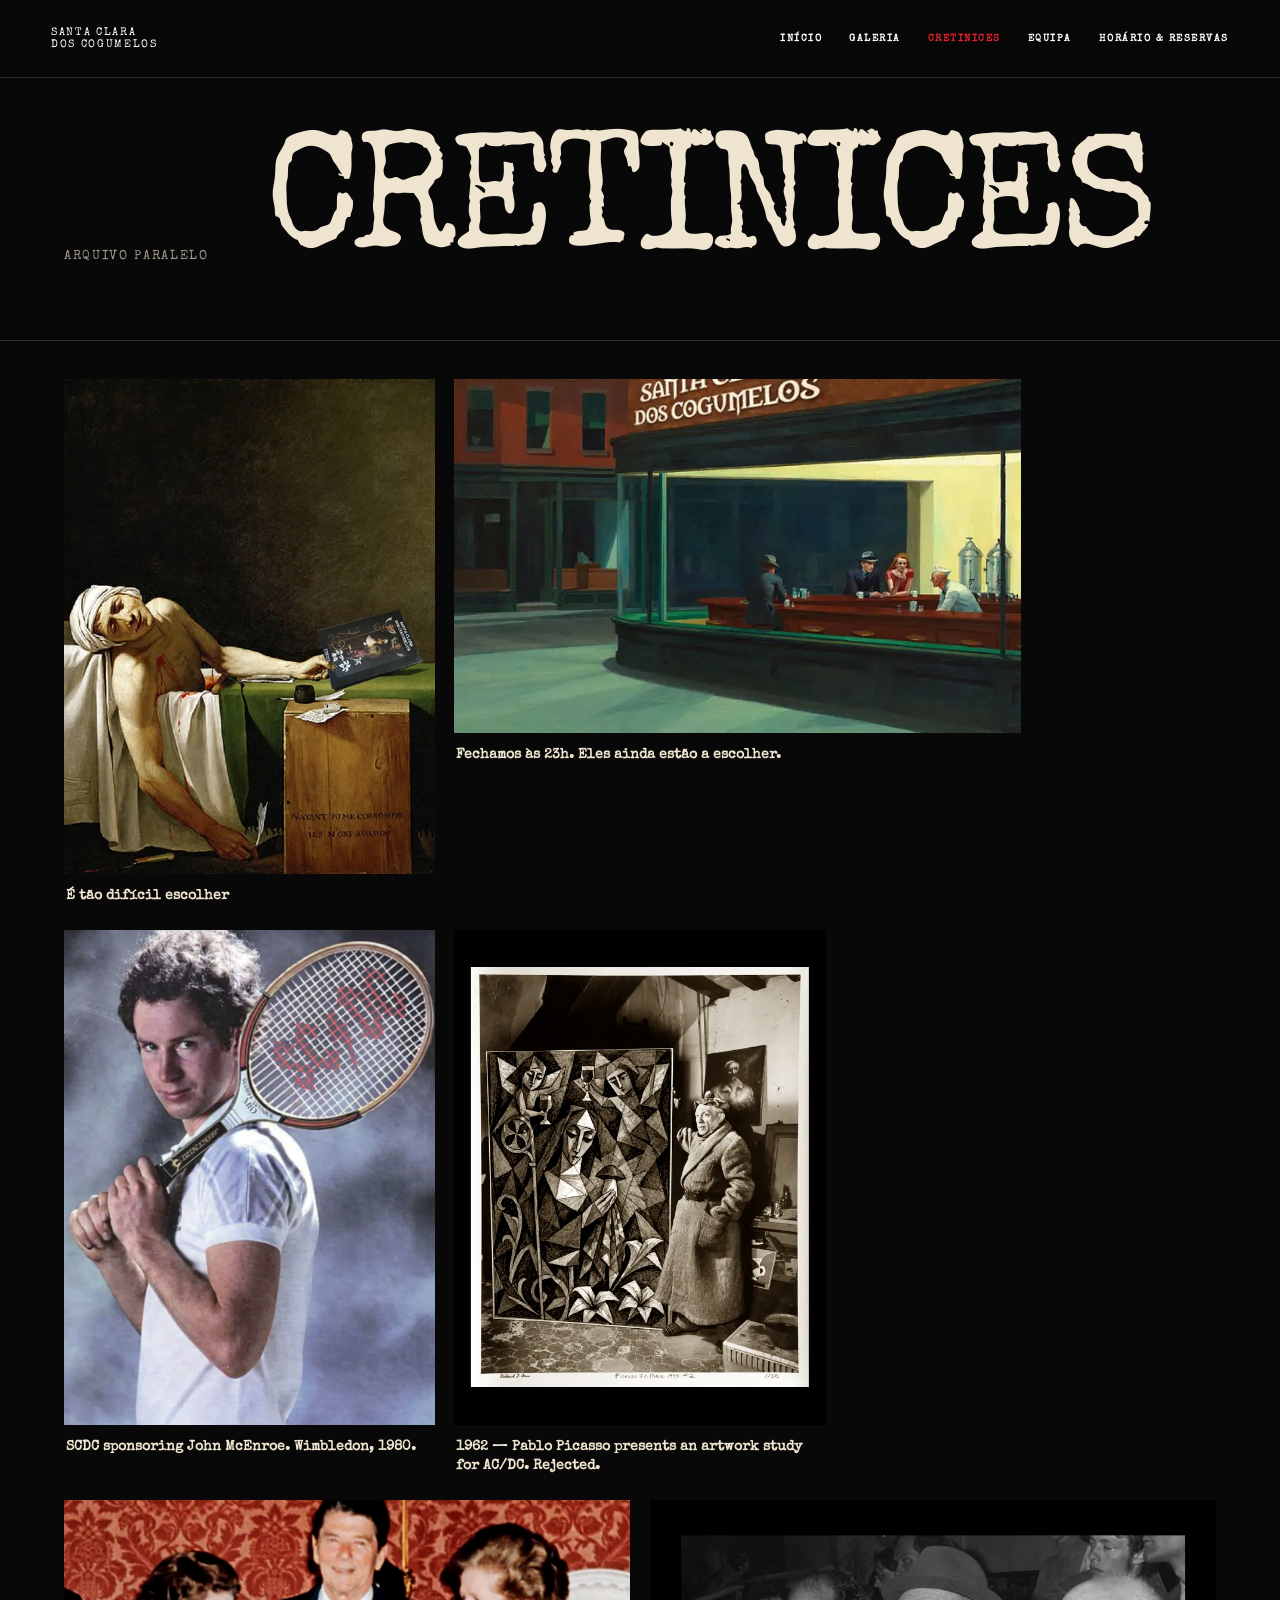
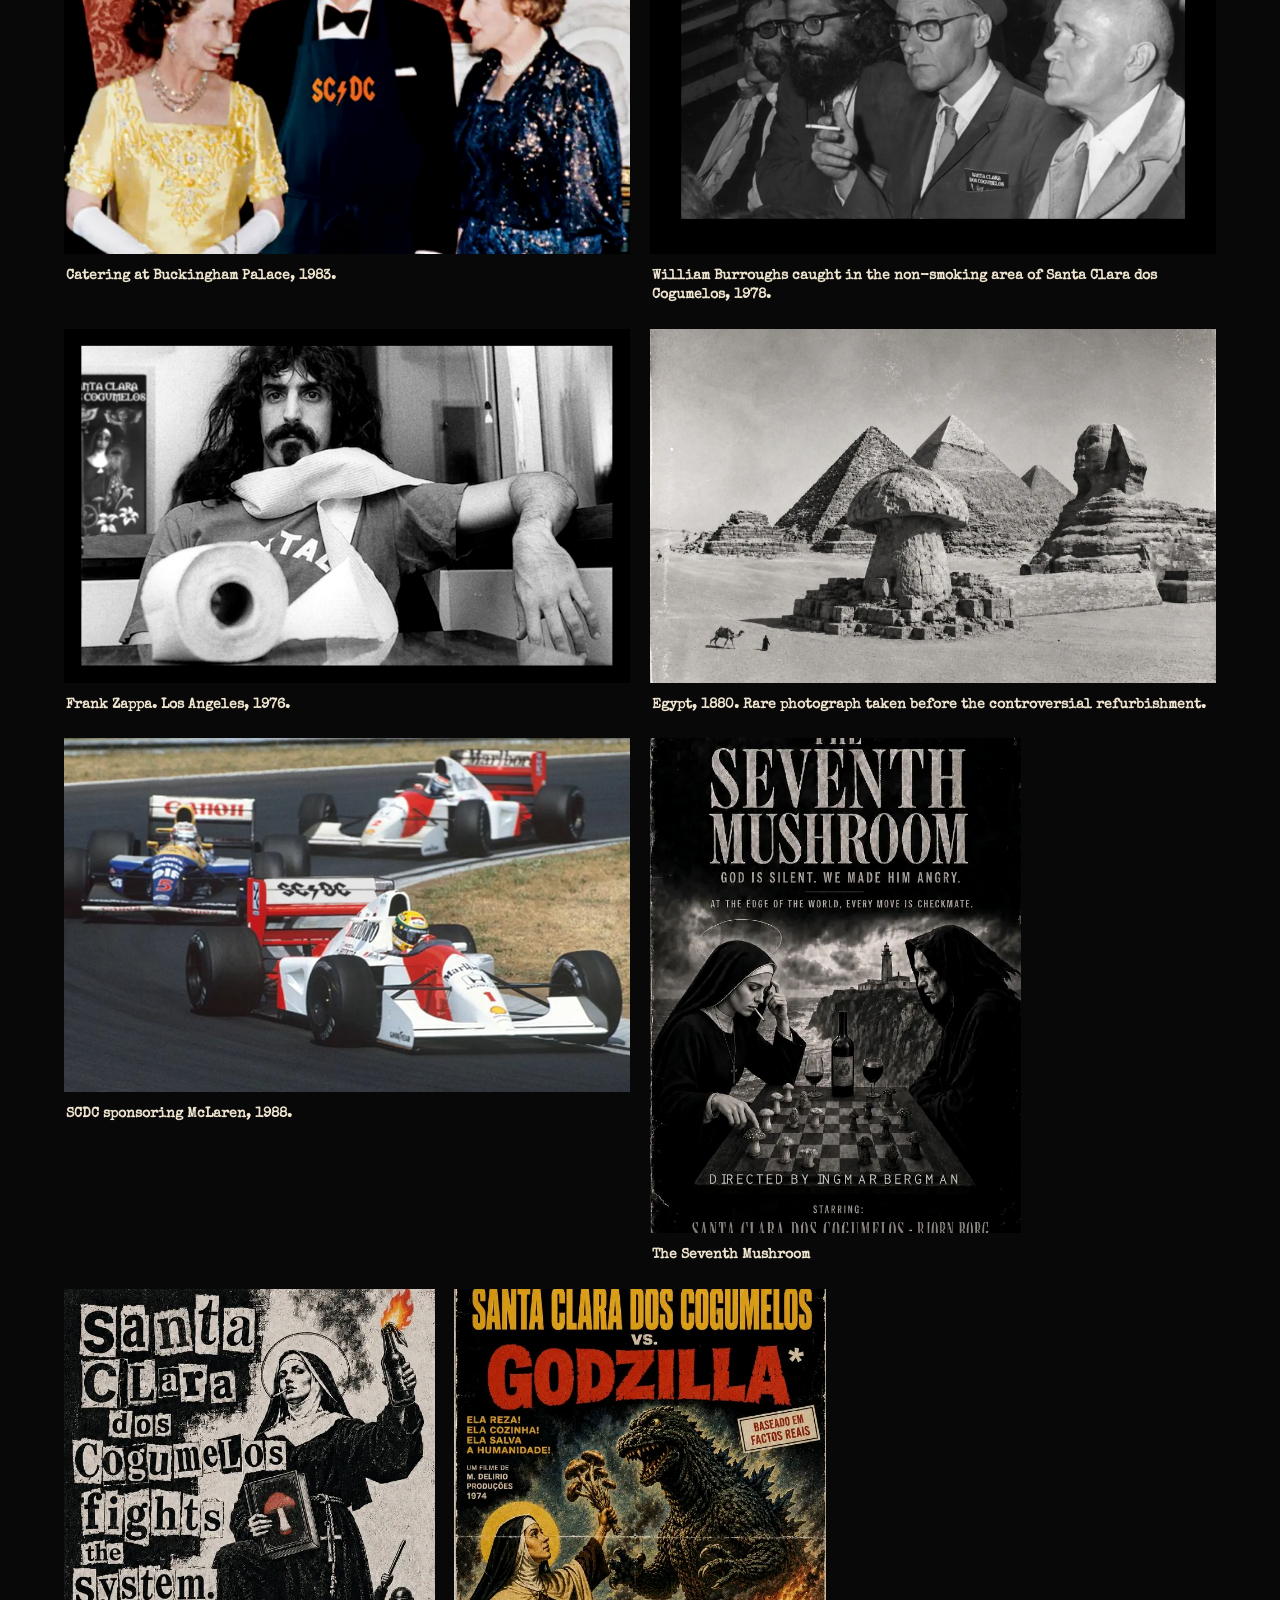
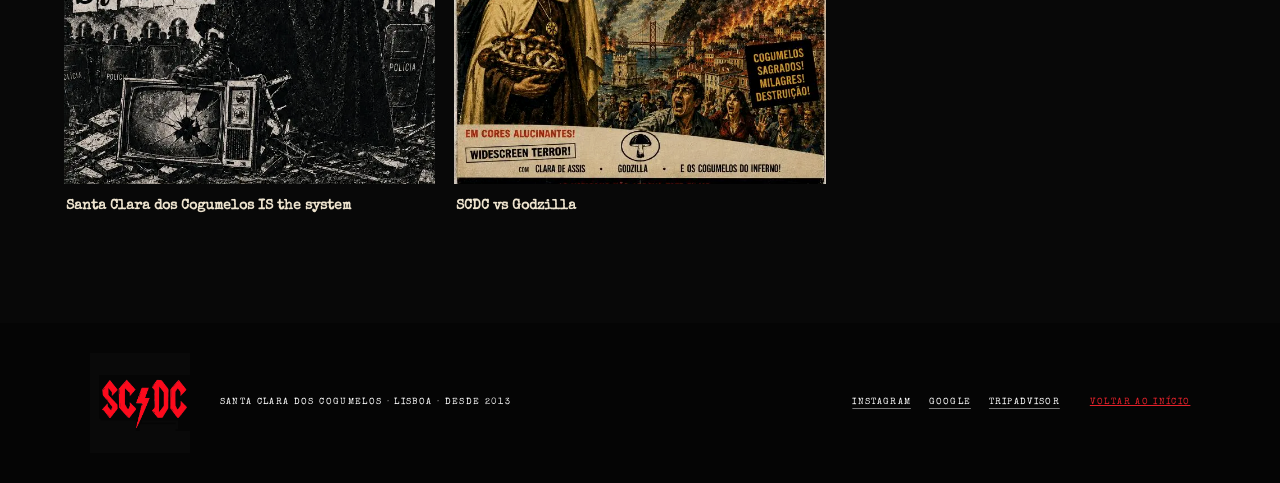
<file: cretinices.html>
<!doctype html>
<html lang="pt-PT">
  <head>
    <meta charset="utf-8" />
    <meta name="viewport" content="width=device-width,initial-scale=1" />
    <meta name="theme-color" content="#080808" />
    <meta
      name="description"
      content="Cretinices do Santa Clara dos Cogumelos."
    />
    <title>Cretinices · Santa Clara dos Cogumelos</title>
    <link rel="preconnect" href="https://fonts.googleapis.com" />
    <link rel="preconnect" href="https://fonts.gstatic.com" crossorigin />
    <link
      href="https://fonts.googleapis.com/css2?family=Special+Elite&display=swap"
      rel="stylesheet"
    />
    <link rel="stylesheet" href="styles.css" />
    <link rel="stylesheet" href="gallery-page.css" />
  </head>
  <body class="gallery-page">
    <a class="skip" href="#main">Saltar para o conteúdo</a>
    <header class="site-header scrolled">
      <a class="brand" href="index.html#top"
        ><span>Santa Clara<br />dos Cogumelos</span></a
      ><button
        class="menu-toggle"
        aria-expanded="false"
        aria-controls="site-nav"
      >
        Menu
      </button>
      <nav id="site-nav">
        <a href="index.html#top">Início</a><a href="galeria.html">Galeria</a
        ><a aria-current="page" href="cretinices.html">Cretinices</a
        ><a href="equipa.html">Equipa</a
        ><a href="index.html#visitar">Horário &amp; Reservas</a>
      </nav>
    </header>
    <main id="main">
      <section class="gallery-intro">
        <p>Arquivo paralelo</p>
        <h1>Cretinices</h1>
      </section>
      <section
        class="gallery-masonry"
        aria-label="Cretinices do Santa Clara dos Cogumelos"
      >
        <figure class="gallery-item portrait">
          <button
            data-gallery="assets/cretinices/01-marat.webp"
            data-caption="É tão difícil escolher"
          >
            <img
              src="assets/cretinices/01-marat.webp"
              alt="Paródia de A morte de Marat com uma ementa SCDC"
            />
          </button>
          <figcaption>É tão difícil escolher</figcaption>
        </figure>
        <figure class="gallery-item wide">
          <button
            data-gallery="assets/cretinices/02-hopper.webp"
            data-caption="Fechamos às 23h. Eles ainda estão a escolher."
          >
            <img
              src="assets/cretinices/02-hopper.webp"
              alt="Paródia de Nighthawks de Edward Hopper"
            />
          </button>
          <figcaption>Fechamos às 23h. Eles ainda estão a escolher.</figcaption>
        </figure>
        <figure class="gallery-item portrait">
          <button
            data-gallery="assets/cretinices/03-mcenroe.webp"
            data-caption="SCDC sponsoring John McEnroe. Wimbledon, 1980."
          >
            <img
              src="assets/cretinices/03-mcenroe.webp"
              alt="John McEnroe com raquete SCDC"
            />
          </button>
          <figcaption>
            SCDC sponsoring John McEnroe. Wimbledon, 1980.
          </figcaption>
        </figure>
        <figure class="gallery-item portrait">
          <button
            data-gallery="assets/cretinices/04-picasso.webp"
            data-caption="1962 — Pablo Picasso presents an artwork study for AC/DC. Rejected."
          >
            <img
              src="assets/cretinices/04-picasso.webp"
              alt="Pablo Picasso apresenta um estudo de obra"
            />
          </button>
          <figcaption>
            1962 — Pablo Picasso presents an artwork study for AC/DC. Rejected.
          </figcaption>
        </figure>
        <figure class="gallery-item wide">
          <button
            data-gallery="assets/cretinices/05-buckingham.webp"
            data-caption="Catering at Buckingham Palace, 1983."
          >
            <img
              src="assets/cretinices/05-buckingham.webp"
              alt="Ronald Reagan com avental SCDC entre a Rainha e Margaret Thatcher"
            />
          </button>
          <figcaption>Catering at Buckingham Palace, 1983.</figcaption>
        </figure>
        <figure class="gallery-item wide">
          <button
            data-gallery="assets/cretinices/06-burroughs.webp"
            data-caption="William Burroughs caught in the non-smoking area of Santa Clara dos Cogumelos, 1978."
          >
            <img
              src="assets/cretinices/06-burroughs.webp"
              alt="William Burroughs numa fotografia a preto e branco"
            />
          </button>
          <figcaption>
            William Burroughs caught in the non-smoking area of Santa Clara dos
            Cogumelos, 1978.
          </figcaption>
        </figure>
        <figure class="gallery-item wide">
          <button
            data-gallery="assets/cretinices/07-zappa.webp"
            data-caption="Frank Zappa. Los Angeles, 1976."
          >
            <img
              src="assets/cretinices/07-zappa.webp"
              alt="Frank Zappa com um manifesto SCDC ao fundo"
            />
          </button>
          <figcaption>Frank Zappa. Los Angeles, 1976.</figcaption>
        </figure>
        <figure class="gallery-item wide">
          <button
            data-gallery="assets/cretinices/08-egypt.webp"
            data-caption="Egypt, 1880. Rare photograph taken before the controversial refurbishment."
          >
            <img
              src="assets/cretinices/08-egypt.webp"
              alt="Fotografia falsa de uma enorme escultura de cogumelo no Egito"
            />
          </button>
          <figcaption>
            Egypt, 1880. Rare photograph taken before the controversial
            refurbishment.
          </figcaption>
        </figure>
        <figure class="gallery-item wide">
          <button
            data-gallery="assets/cretinices/09-mclaren.webp"
            data-caption="SCDC sponsoring McLaren, 1988."
          >
            <img
              src="assets/cretinices/09-mclaren.webp"
              alt="Carros de Fórmula 1 com logótipo SCDC"
            />
          </button>
          <figcaption>SCDC sponsoring McLaren, 1988.</figcaption>
        </figure>
        <figure class="gallery-item portrait">
          <button
            data-gallery="assets/cretinices/10-seventh-mushroom.webp"
            data-caption="The Seventh Mushroom"
          >
            <img
              src="assets/cretinices/10-seventh-mushroom.webp"
              alt="Cartaz The Seventh Mushroom"
            />
          </button>
          <figcaption>The Seventh Mushroom</figcaption>
        </figure>
        <figure class="gallery-item portrait">
          <button
            data-gallery="assets/cretinices/11-molotov.webp"
            data-caption="Santa Clara dos Cogumelos IS the system"
          >
            <img
              src="assets/cretinices/11-molotov.webp"
              alt="Cartaz SCDC contra Molotov"
            />
          </button>
          <figcaption>Santa Clara dos Cogumelos IS the system</figcaption>
        </figure>
        <figure class="gallery-item portrait">
          <button
            data-gallery="assets/cretinices/12-godzilla.webp"
            data-caption="SCDC vs Godzilla"
          >
            <img
              src="assets/cretinices/12-godzilla.webp"
              alt="Cartaz SCDC vs Godzilla"
            />
          </button>
          <figcaption>SCDC vs Godzilla</figcaption>
        </figure>
      </section>
    </main>
    <dialog class="lightbox">
      <button class="lightbox-close" aria-label="Fechar">×</button
      ><img alt="" />
      <p></p>
    </dialog>
    <footer>
      <img src="assets/logo.jpg" alt="SCDC" />
      <p>Santa Clara dos Cogumelos · Lisboa · Desde 2013</p>
      <nav class="social-links" aria-label="Redes sociais e avaliações">
        <a href="https://www.instagram.com/santaclaradoscogumelos/" target="_blank" rel="noopener">Instagram</a>
        <a href="https://maps.app.goo.gl/Q9kSZVqHnCMzzbDn8" target="_blank" rel="noopener">Google</a>
        <a href="https://www.tripadvisor.com/Restaurant_Review-g189158-d4115385-Reviews-Santa_Clara_dos_Cogumelos-Lisbon_Lisbon_District_Central_Portugal.html" target="_blank" rel="noopener">TripAdvisor</a>
      </nav>
      <p class="end"><a href="index.html#top">Voltar ao início</a></p>
    </footer>
    <script src="gallery-page.js"></script>
    <script src="script.js"></script>
  </body>
</html>
</file>
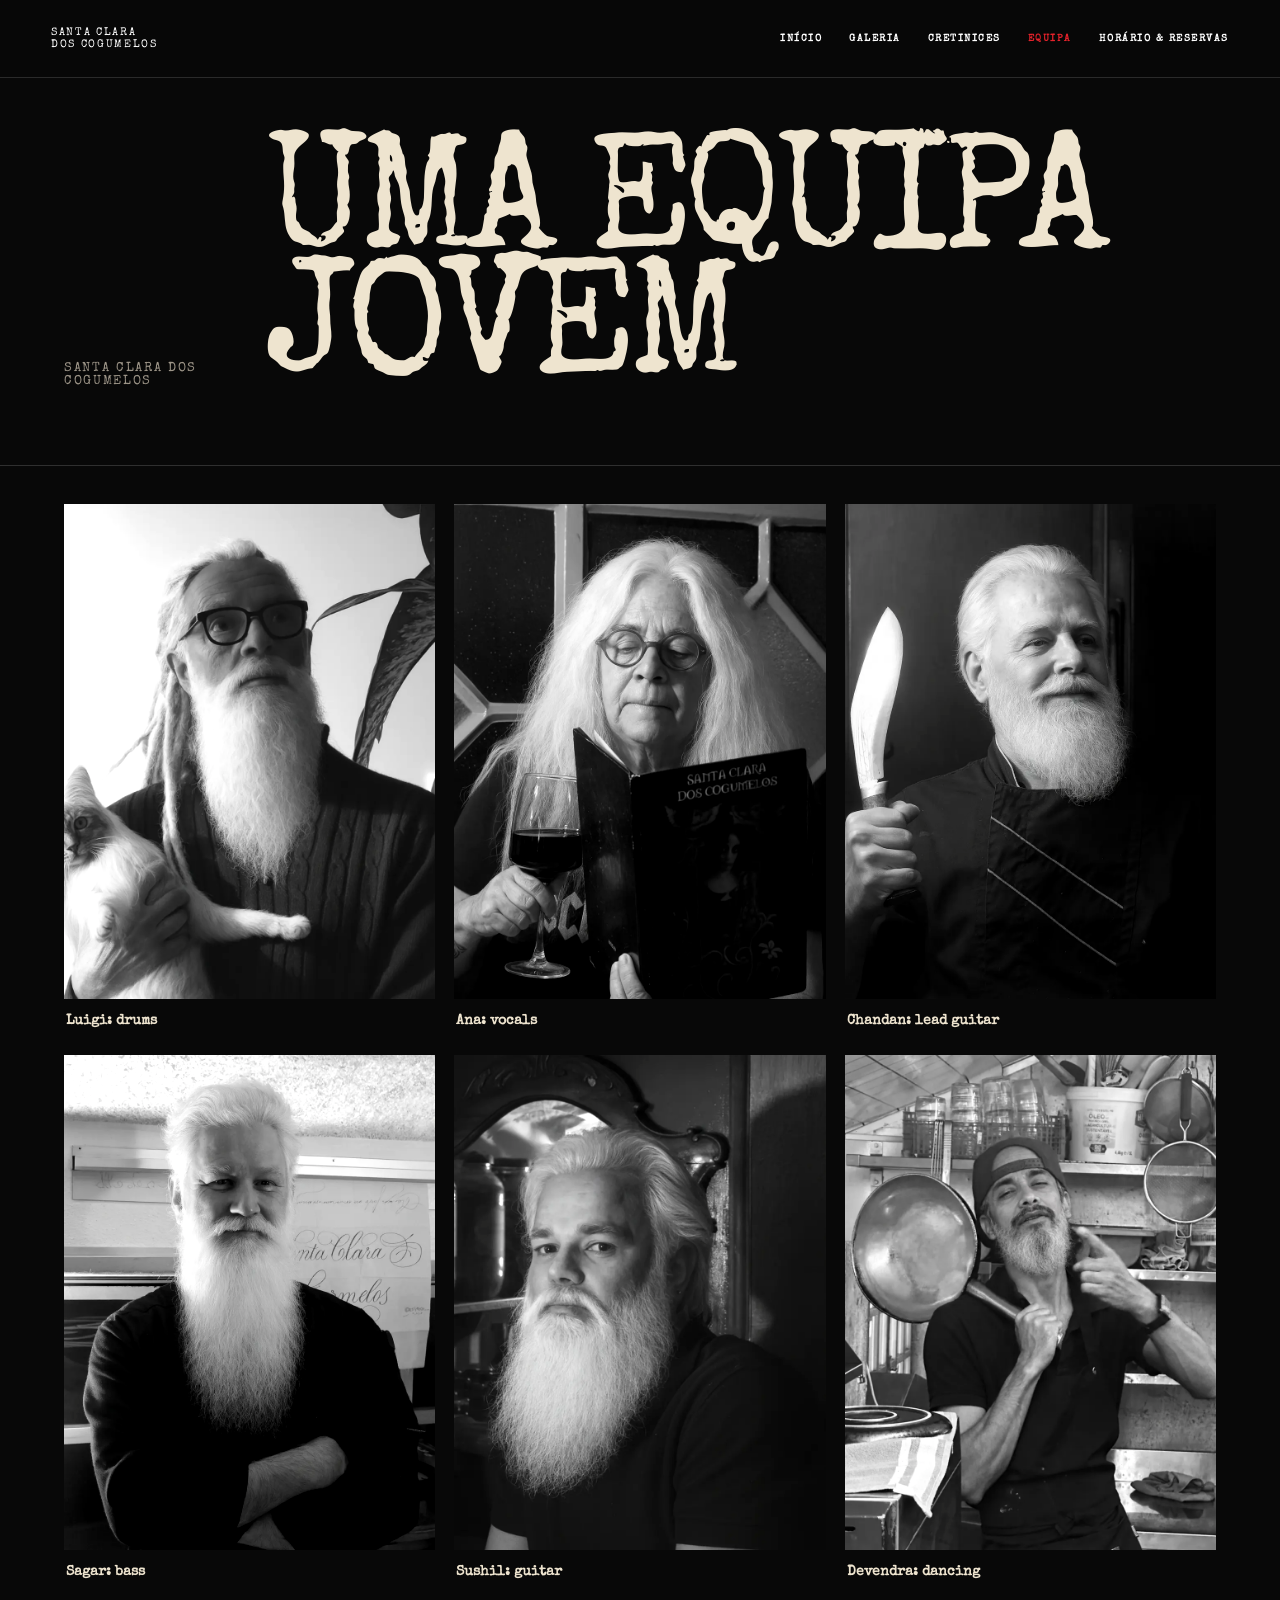
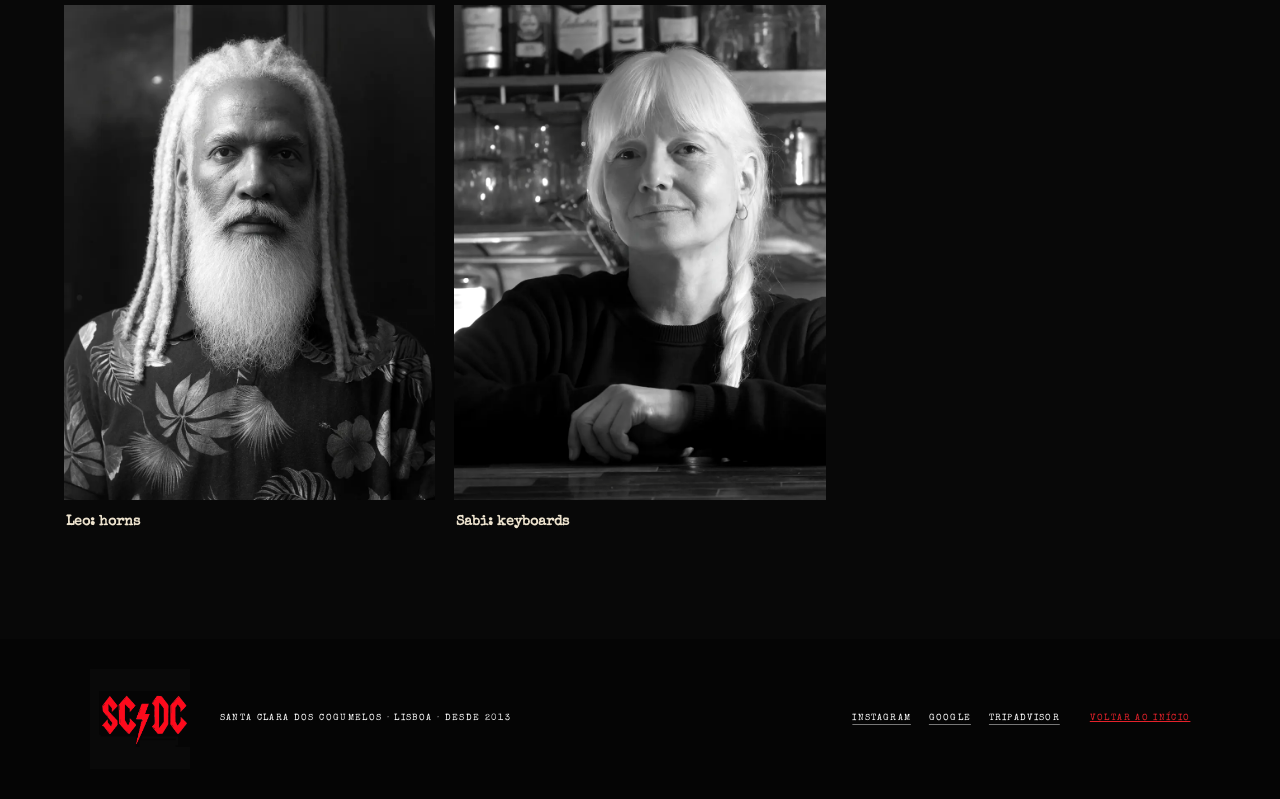
<file: equipa.html>
<!doctype html>
<html lang="pt-PT">
  <head>
    <meta charset="utf-8" />
    <meta name="viewport" content="width=device-width,initial-scale=1" />
    <meta name="theme-color" content="#080808" />
    <meta name="description" content="A equipa do Santa Clara dos Cogumelos." />
    <title>Equipa · Santa Clara dos Cogumelos</title>
    <link rel="preconnect" href="https://fonts.googleapis.com" />
    <link rel="preconnect" href="https://fonts.gstatic.com" crossorigin />
    <link
      href="https://fonts.googleapis.com/css2?family=Special+Elite&display=swap"
      rel="stylesheet"
    />
    <link rel="stylesheet" href="styles.css" />
    <link rel="stylesheet" href="gallery-page.css" />
  </head>
  <body class="gallery-page equipa-page">
    <a class="skip" href="#main">Saltar para o conteúdo</a>
    <header class="site-header scrolled">
      <a class="brand" href="index.html#top"
        ><span>Santa Clara<br />dos Cogumelos</span></a
      ><button
        class="menu-toggle"
        aria-expanded="false"
        aria-controls="site-nav"
      >
        Menu
      </button>
      <nav id="site-nav">
        <a href="index.html#top">Início</a><a href="galeria.html">Galeria</a
        ><a href="cretinices.html">Cretinices</a
        ><a aria-current="page" href="equipa.html">Equipa</a
        ><a href="index.html#visitar">Horário &amp; Reservas</a>
      </nav>
    </header>
    <main id="main">
      <section class="gallery-intro">
        <p>Santa Clara dos Cogumelos</p>
        <h1>Uma equipa jovem</h1>
      </section>
      <section
        class="gallery-masonry equipa-grid"
        aria-label="A equipa do restaurante"
      >
        <figure class="gallery-item square">
          <img src="assets/equipa/01-luigi.webp" alt="Luigi" />
          <figcaption>Luigi: drums</figcaption>
        </figure>
        <figure class="gallery-item square">
          <img src="assets/equipa/02-ana.webp" alt="Ana" />
          <figcaption>Ana: vocals</figcaption>
        </figure>
        <figure class="gallery-item square">
          <img src="assets/equipa/03-chandan.webp" alt="Chandan" />
          <figcaption>Chandan: lead guitar</figcaption>
        </figure>
        <figure class="gallery-item square">
          <img src="assets/equipa/04-sagar.webp" alt="Sagar" />
          <figcaption>Sagar: bass</figcaption>
        </figure>
        <figure class="gallery-item square">
          <img src="assets/equipa/05-sushil.webp" alt="Sushil" />
          <figcaption>Sushil: guitar</figcaption>
        </figure>
        <figure class="gallery-item square">
          <img src="assets/equipa/06-devendra.webp" alt="Devendra" />
          <figcaption>Devendra: dancing</figcaption>
        </figure>
        <figure class="gallery-item square">
          <img src="assets/equipa/07-leo.webp" alt="Leo" />
          <figcaption>Leo: horns</figcaption>
        </figure>
        <figure class="gallery-item square">
          <img src="assets/equipa/08-sabi.webp" alt="Sabi" />
          <figcaption>Sabi: keyboards</figcaption>
        </figure>
      </section>
    </main>
    <footer>
      <img src="assets/logo.jpg" alt="SCDC" />
      <p>Santa Clara dos Cogumelos · Lisboa · Desde 2013</p>
      <nav class="social-links" aria-label="Redes sociais e avaliações">
        <a href="https://www.instagram.com/santaclaradoscogumelos/" target="_blank" rel="noopener">Instagram</a>
        <a href="https://maps.app.goo.gl/Q9kSZVqHnCMzzbDn8" target="_blank" rel="noopener">Google</a>
        <a href="https://www.tripadvisor.com/Restaurant_Review-g189158-d4115385-Reviews-Santa_Clara_dos_Cogumelos-Lisbon_Lisbon_District_Central_Portugal.html" target="_blank" rel="noopener">TripAdvisor</a>
      </nav>
      <p class="end"><a href="index.html#top">Voltar ao início</a></p>
    </footer>
    <script src="script.js"></script>
  </body>
</html>
</file>
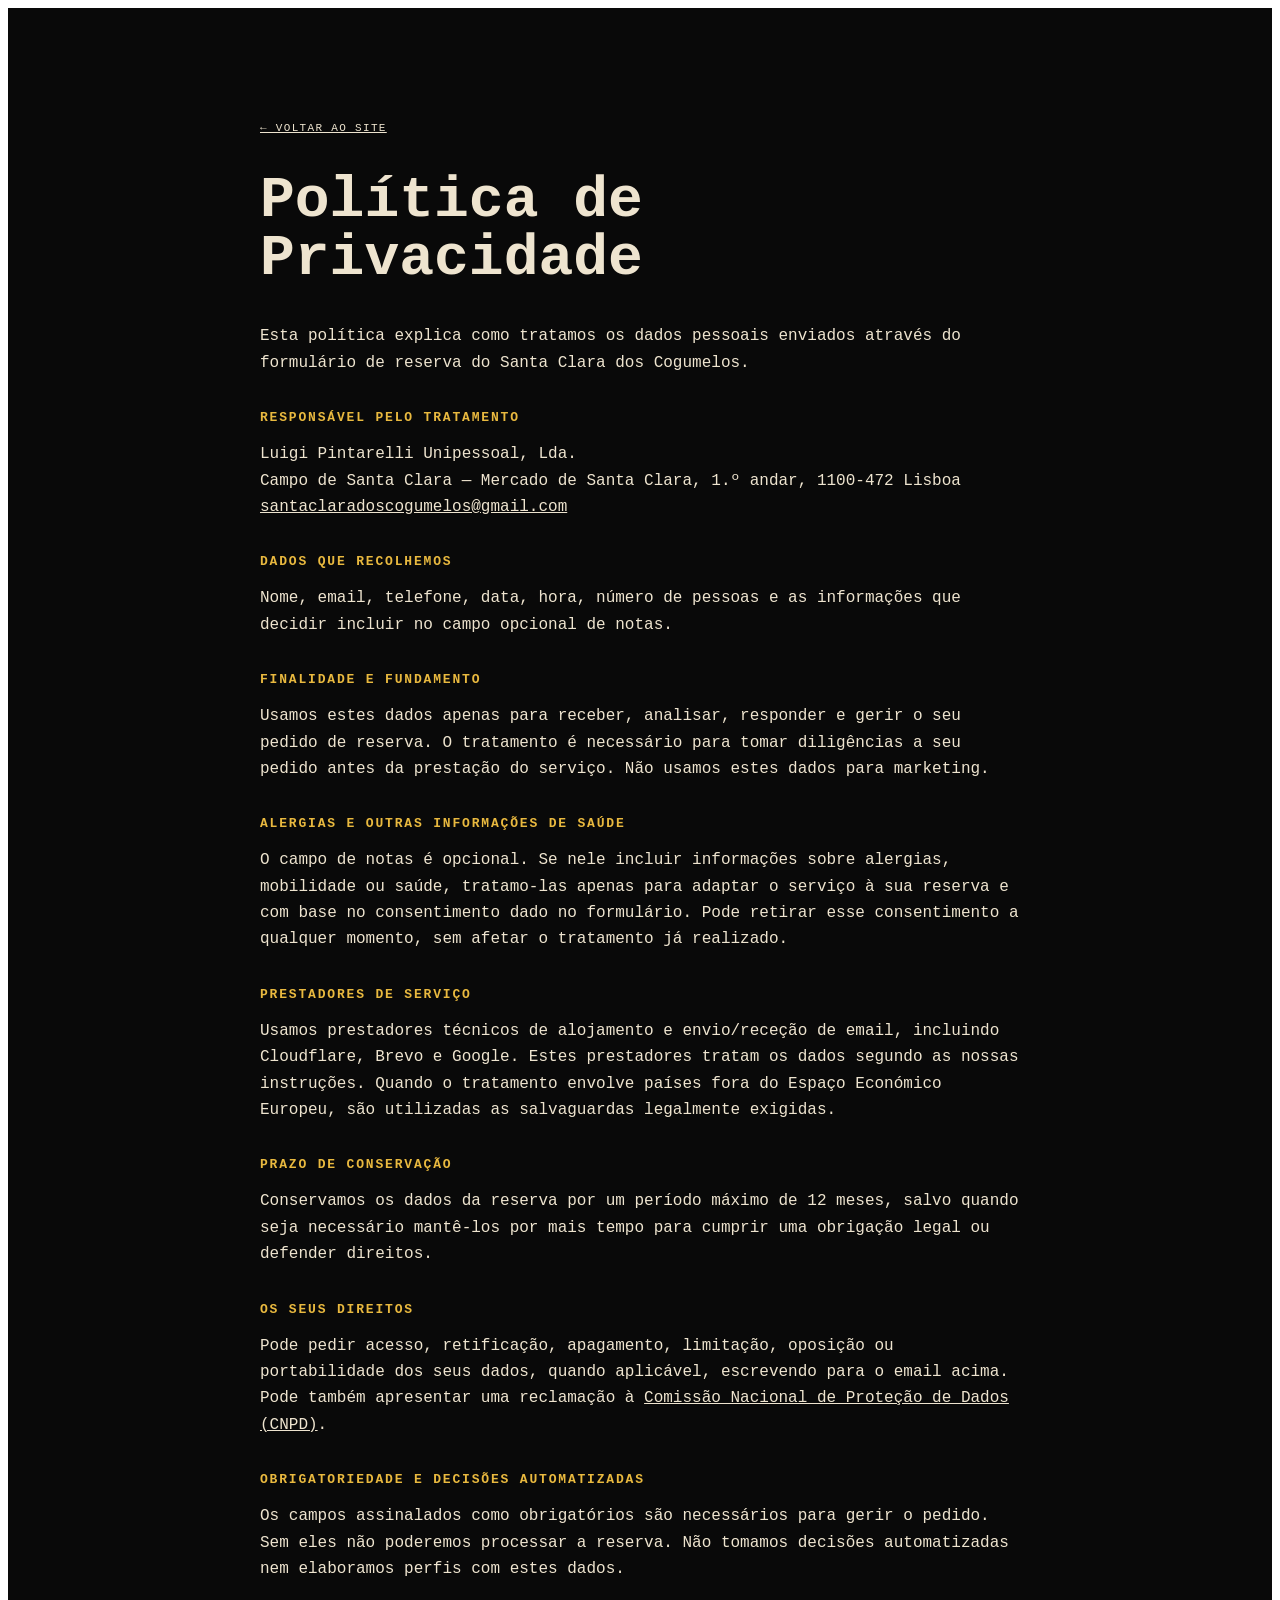
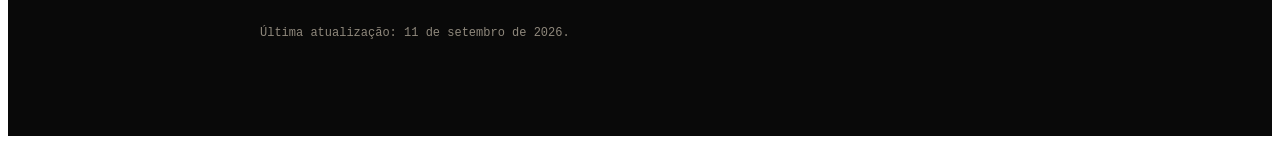
<file: privacidade.html>
<!doctype html>
<html lang="pt">
  <head>
    <meta charset="utf-8" />
    <meta name="viewport" content="width=device-width, initial-scale=1" />
    <title>Política de Privacidade — Santa Clara dos Cogumelos</title>
    <link rel="stylesheet" href="hero-v3.css" />
  </head>
  <body>
    <main class="privacy-page">
      <article>
        <a class="privacy-back" href="index.html">← Voltar ao site</a>
        <h1>Política de Privacidade</h1>
        <p>Esta política explica como tratamos os dados pessoais enviados através do formulário de reserva do Santa Clara dos Cogumelos.</p>

        <h2>Responsável pelo tratamento</h2>
        <p>Luigi Pintarelli Unipessoal, Lda.<br />Campo de Santa Clara — Mercado de Santa Clara, 1.º andar, 1100-472 Lisboa<br /><a href="mailto:santaclaradoscogumelos@gmail.com">santaclaradoscogumelos@gmail.com</a></p>

        <h2>Dados que recolhemos</h2>
        <p>Nome, email, telefone, data, hora, número de pessoas e as informações que decidir incluir no campo opcional de notas.</p>

        <h2>Finalidade e fundamento</h2>
        <p>Usamos estes dados apenas para receber, analisar, responder e gerir o seu pedido de reserva. O tratamento é necessário para tomar diligências a seu pedido antes da prestação do serviço. Não usamos estes dados para marketing.</p>

        <h2>Alergias e outras informações de saúde</h2>
        <p>O campo de notas é opcional. Se nele incluir informações sobre alergias, mobilidade ou saúde, tratamo-las apenas para adaptar o serviço à sua reserva e com base no consentimento dado no formulário. Pode retirar esse consentimento a qualquer momento, sem afetar o tratamento já realizado.</p>

        <h2>Prestadores de serviço</h2>
        <p>Usamos prestadores técnicos de alojamento e envio/receção de email, incluindo Cloudflare, Brevo e Google. Estes prestadores tratam os dados segundo as nossas instruções. Quando o tratamento envolve países fora do Espaço Económico Europeu, são utilizadas as salvaguardas legalmente exigidas.</p>

        <h2>Prazo de conservação</h2>
        <p>Conservamos os dados da reserva por um período máximo de 12 meses, salvo quando seja necessário mantê-los por mais tempo para cumprir uma obrigação legal ou defender direitos.</p>

        <h2>Os seus direitos</h2>
        <p>Pode pedir acesso, retificação, apagamento, limitação, oposição ou portabilidade dos seus dados, quando aplicável, escrevendo para o email acima. Pode também apresentar uma reclamação à <a href="https://www.cnpd.pt/" target="_blank" rel="noopener">Comissão Nacional de Proteção de Dados (CNPD)</a>.</p>

        <h2>Obrigatoriedade e decisões automatizadas</h2>
        <p>Os campos assinalados como obrigatórios são necessários para gerir o pedido. Sem eles não poderemos processar a reserva. Não tomamos decisões automatizadas nem elaboramos perfis com estes dados.</p>

        <p class="privacy-updated">Última atualização: 11 de setembro de 2026.</p>
      </article>
    </main>
  </body>
</html>
</file>
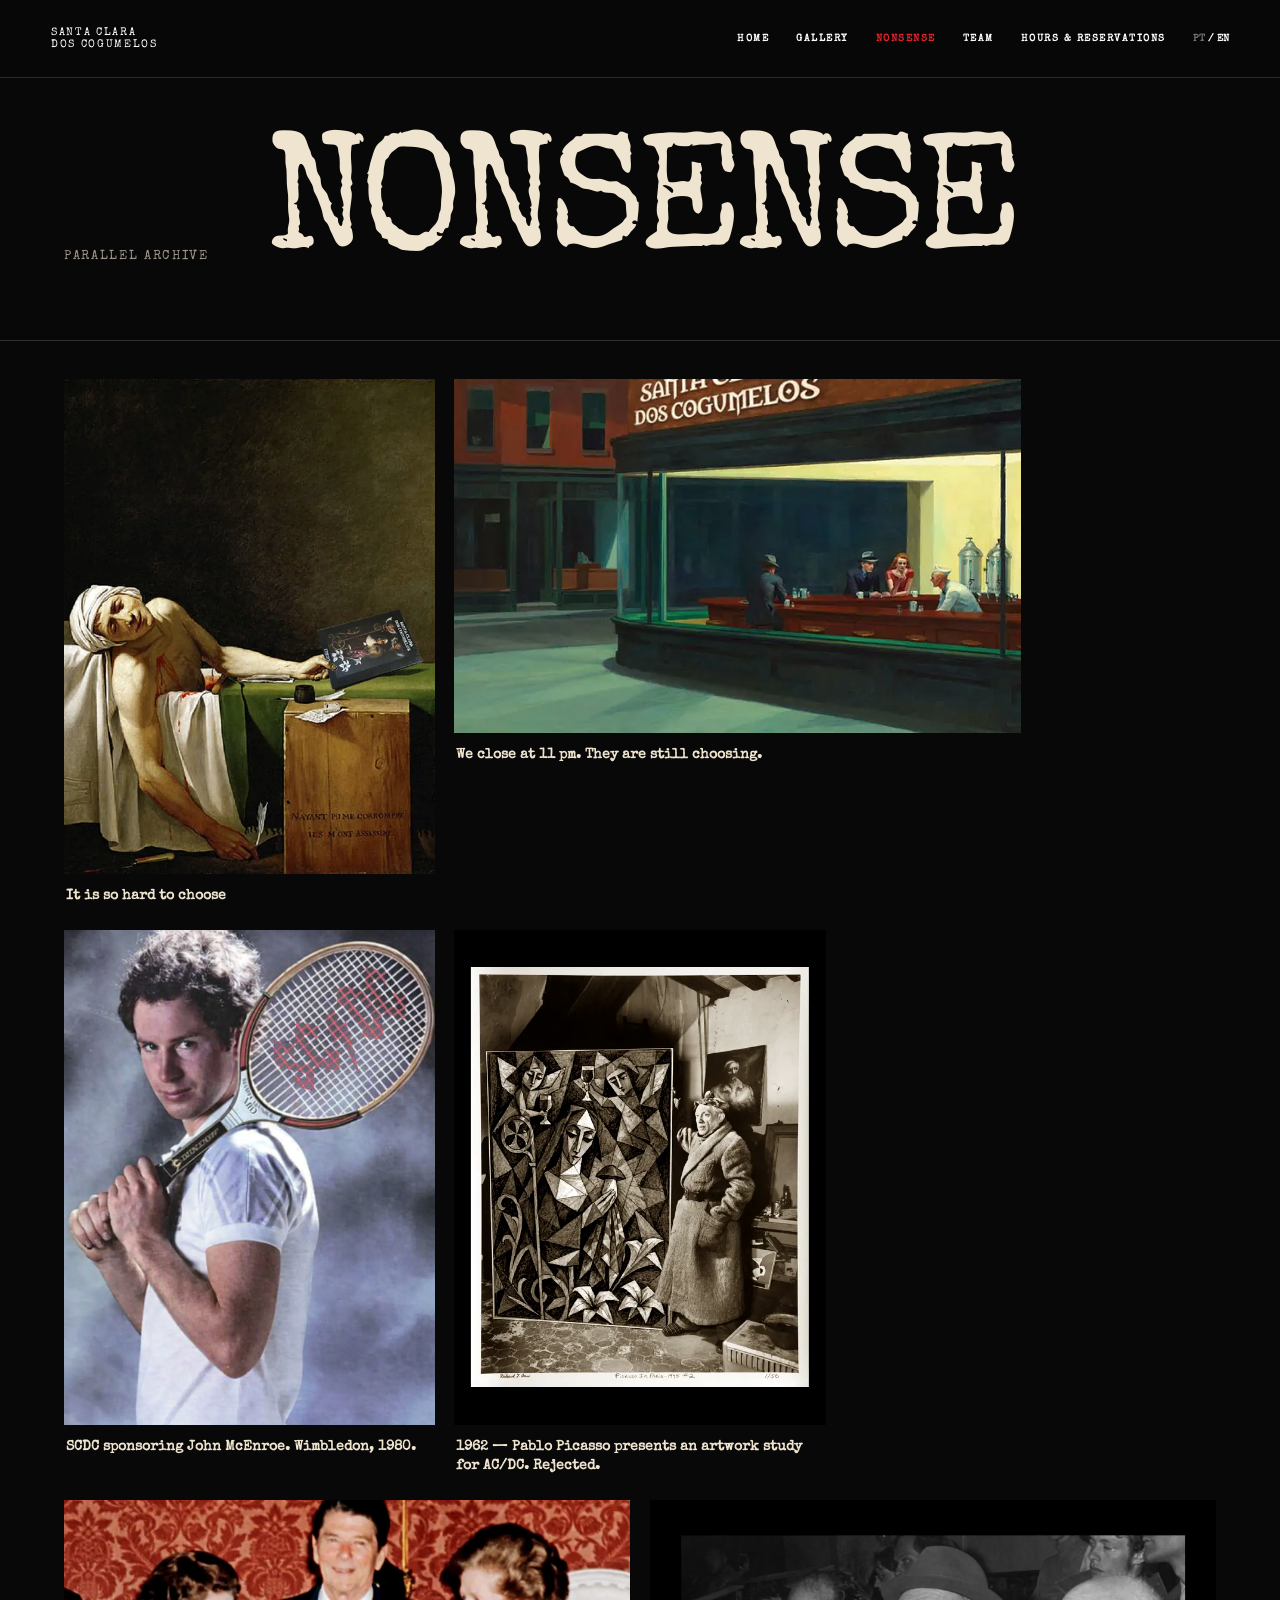
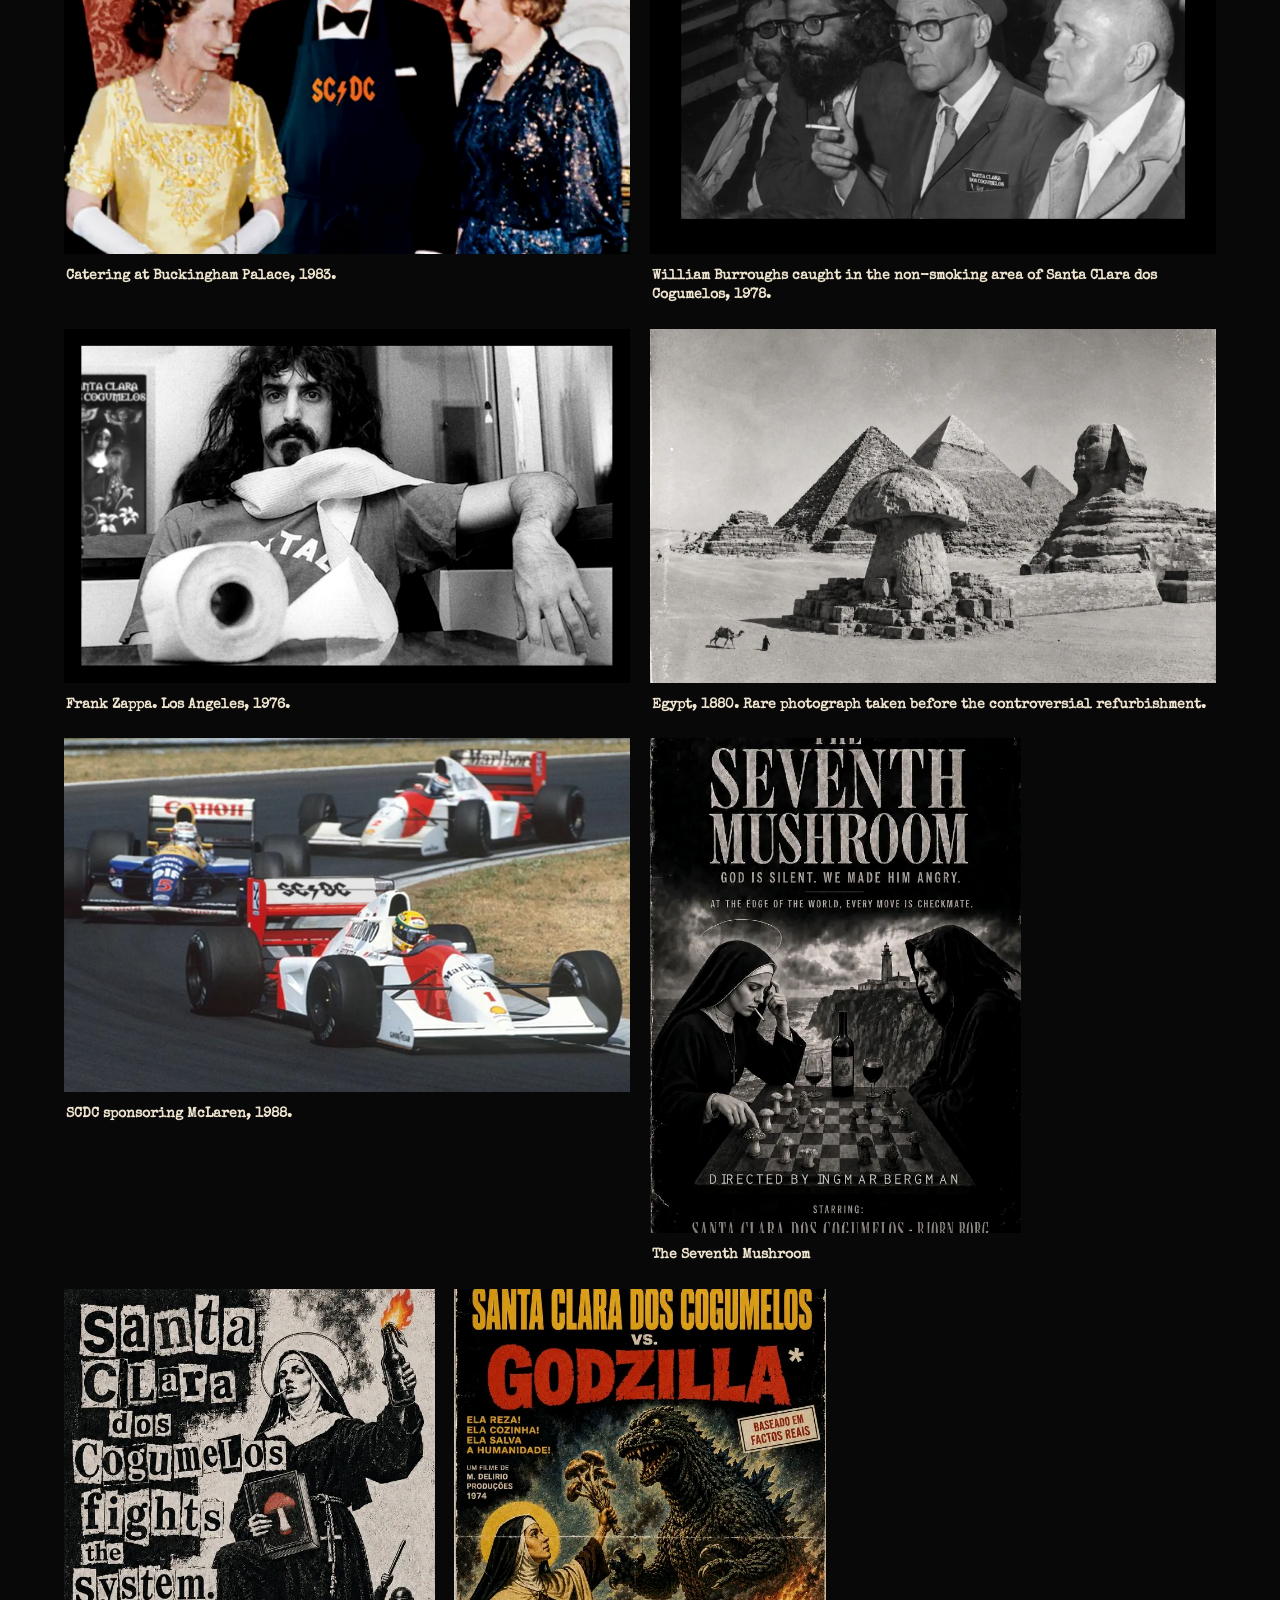
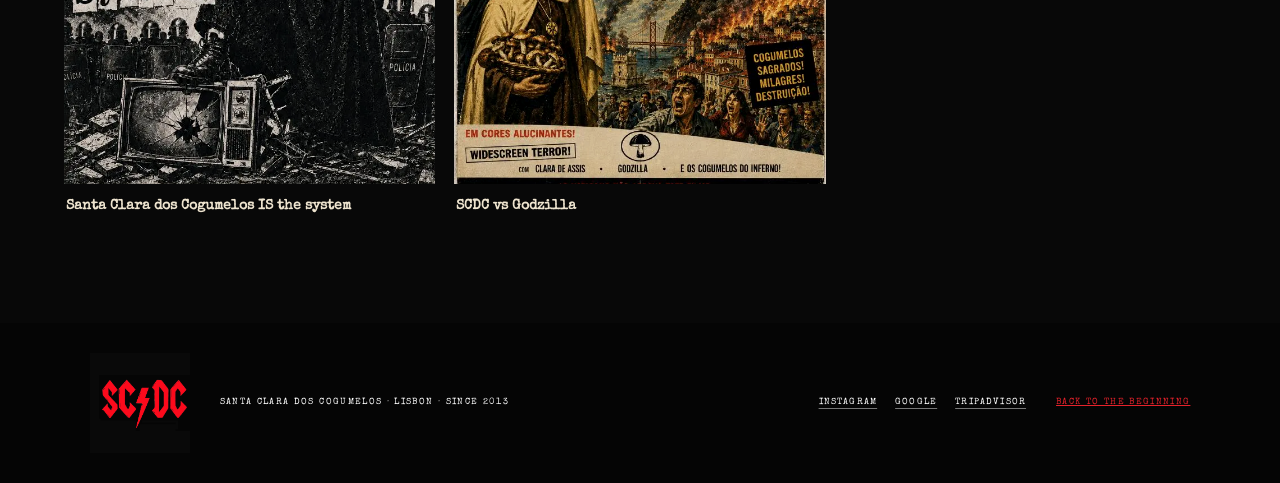
<file: en/cretinices.html>
<!doctype html>
<html lang="en">
  <head>
    <meta charset="utf-8" />
    <meta name="viewport" content="width=device-width,initial-scale=1" />
    <meta name="theme-color" content="#080808" />
    <meta
      name="description"
      content="Santa Clara dos Cogumelos nonsense."
    />
    <title>Nonsense · Santa Clara dos Cogumelos</title>
    <link rel="preconnect" href="https://fonts.googleapis.com" />
    <link rel="preconnect" href="https://fonts.gstatic.com" crossorigin />
    <link
      href="https://fonts.googleapis.com/css2?family=Special+Elite&display=swap"
      rel="stylesheet"
    />
    <link rel="stylesheet" href="../styles.css" />
    <link rel="stylesheet" href="../gallery-page.css" />
  </head>
  <body class="gallery-page">
    <a class="skip" href="#main">Skip to content</a>
    <header class="site-header scrolled">
      <a class="brand" href="index.html#top"
        ><span>Santa Clara<br />dos Cogumelos</span></a
      ><button
        class="menu-toggle"
        aria-expanded="false"
        aria-controls="site-nav"
      >
        Menu
      </button>
      <nav id="site-nav">
        <a href="index.html#top">Home</a><a href="galeria.html">Gallery</a
        ><a aria-current="page" href="cretinices.html">Nonsense</a
        ><a href="equipa.html">Team</a
        ><a href="index.html#visitar">Hours &amp; Reservations</a><span class="lang"><a href="../cretinices.html">PT</a> / EN</span>
      </nav>
    </header>
    <main id="main">
      <section class="gallery-intro">
        <p>Parallel archive</p>
        <h1>Nonsense</h1>
      </section>
      <section
        class="gallery-masonry"
        aria-label="Santa Clara dos Cogumelos nonsense"
      >
        <figure class="gallery-item portrait">
          <button
            data-gallery="../assets/cretinices/01-marat.webp"
            data-caption="It is so hard to choose"
          >
            <img
              src="../assets/cretinices/01-marat.webp"
              alt="Parody of The Death of Marat with an SCDC menu"
            />
          </button>
          <figcaption>It is so hard to choose</figcaption>
        </figure>
        <figure class="gallery-item wide">
          <button
            data-gallery="../assets/cretinices/02-hopper.webp"
            data-caption="We close at 11 pm. They are still choosing."
          >
            <img
              src="../assets/cretinices/02-hopper.webp"
              alt="Paródia de Nighthawks de Edward Hopper"
            />
          </button>
          <figcaption>We close at 11 pm. They are still choosing.</figcaption>
        </figure>
        <figure class="gallery-item portrait">
          <button
            data-gallery="../assets/cretinices/03-mcenroe.webp"
            data-caption="SCDC sponsoring John McEnroe. Wimbledon, 1980."
          >
            <img
              src="../assets/cretinices/03-mcenroe.webp"
              alt="John McEnroe com raquete SCDC"
            />
          </button>
          <figcaption>
            SCDC sponsoring John McEnroe. Wimbledon, 1980.
          </figcaption>
        </figure>
        <figure class="gallery-item portrait">
          <button
            data-gallery="../assets/cretinices/04-picasso.webp"
            data-caption="1962 — Pablo Picasso presents an artwork study for AC/DC. Rejected."
          >
            <img
              src="../assets/cretinices/04-picasso.webp"
              alt="Pablo Picasso apresenta um estudo de obra"
            />
          </button>
          <figcaption>
            1962 — Pablo Picasso presents an artwork study for AC/DC. Rejected.
          </figcaption>
        </figure>
        <figure class="gallery-item wide">
          <button
            data-gallery="../assets/cretinices/05-buckingham.webp"
            data-caption="Catering at Buckingham Palace, 1983."
          >
            <img
              src="../assets/cretinices/05-buckingham.webp"
              alt="Ronald Reagan com avental SCDC entre a Rainha e Margaret Thatcher"
            />
          </button>
          <figcaption>Catering at Buckingham Palace, 1983.</figcaption>
        </figure>
        <figure class="gallery-item wide">
          <button
            data-gallery="../assets/cretinices/06-burroughs.webp"
            data-caption="William Burroughs caught in the non-smoking area of Santa Clara dos Cogumelos, 1978."
          >
            <img
              src="../assets/cretinices/06-burroughs.webp"
              alt="William Burroughs numa fotografia a preto e branco"
            />
          </button>
          <figcaption>
            William Burroughs caught in the non-smoking area of Santa Clara dos
            Cogumelos, 1978.
          </figcaption>
        </figure>
        <figure class="gallery-item wide">
          <button
            data-gallery="../assets/cretinices/07-zappa.webp"
            data-caption="Frank Zappa. Los Angeles, 1976."
          >
            <img
              src="../assets/cretinices/07-zappa.webp"
              alt="Frank Zappa com um manifesto SCDC ao fundo"
            />
          </button>
          <figcaption>Frank Zappa. Los Angeles, 1976.</figcaption>
        </figure>
        <figure class="gallery-item wide">
          <button
            data-gallery="../assets/cretinices/08-egypt.webp"
            data-caption="Egypt, 1880. Rare photograph taken before the controversial refurbishment."
          >
            <img
              src="../assets/cretinices/08-egypt.webp"
              alt="Fotografia falsa de uma enorme escultura de cogumelo no Egito"
            />
          </button>
          <figcaption>
            Egypt, 1880. Rare photograph taken before the controversial
            refurbishment.
          </figcaption>
        </figure>
        <figure class="gallery-item wide">
          <button
            data-gallery="../assets/cretinices/09-mclaren.webp"
            data-caption="SCDC sponsoring McLaren, 1988."
          >
            <img
              src="../assets/cretinices/09-mclaren.webp"
              alt="Carros de Fórmula 1 com logótipo SCDC"
            />
          </button>
          <figcaption>SCDC sponsoring McLaren, 1988.</figcaption>
        </figure>
        <figure class="gallery-item portrait">
          <button
            data-gallery="../assets/cretinices/10-seventh-mushroom.webp"
            data-caption="The Seventh Mushroom"
          >
            <img
              src="../assets/cretinices/10-seventh-mushroom.webp"
              alt="Cartaz The Seventh Mushroom"
            />
          </button>
          <figcaption>The Seventh Mushroom</figcaption>
        </figure>
        <figure class="gallery-item portrait">
          <button
            data-gallery="../assets/cretinices/11-molotov.webp"
            data-caption="Santa Clara dos Cogumelos IS the system"
          >
            <img
              src="../assets/cretinices/11-molotov.webp"
              alt="Cartaz SCDC contra Molotov"
            />
          </button>
          <figcaption>Santa Clara dos Cogumelos IS the system</figcaption>
        </figure>
        <figure class="gallery-item portrait">
          <button
            data-gallery="../assets/cretinices/12-godzilla.webp"
            data-caption="SCDC vs Godzilla"
          >
            <img
              src="../assets/cretinices/12-godzilla.webp"
              alt="Cartaz SCDC vs Godzilla"
            />
          </button>
          <figcaption>SCDC vs Godzilla</figcaption>
        </figure>
      </section>
    </main>
    <dialog class="lightbox">
      <button class="lightbox-close" aria-label="Close">×</button
      ><img alt="" />
      <p></p>
    </dialog>
    <footer>
      <img src="../assets/logo.jpg" alt="SCDC" />
      <p>Santa Clara dos Cogumelos · Lisbon · Since 2013</p>
      <nav class="social-links" aria-label="Social media and reviews">
        <a href="https://www.instagram.com/santaclaradoscogumelos/" target="_blank" rel="noopener">Instagram</a>
        <a href="https://maps.app.goo.gl/Q9kSZVqHnCMzzbDn8" target="_blank" rel="noopener">Google</a>
        <a href="https://www.tripadvisor.com/Restaurant_Review-g189158-d4115385-Reviews-Santa_Clara_dos_Cogumelos-Lisbon_Lisbon_District_Central_Portugal.html" target="_blank" rel="noopener">TripAdvisor</a>
      </nav>
      <p class="end"><a href="index.html#top">Back to the beginning</a></p>
    </footer>
    <script src="../gallery-page.js"></script>
    <script src="script.js"></script>
  </body>
</html>
</file>
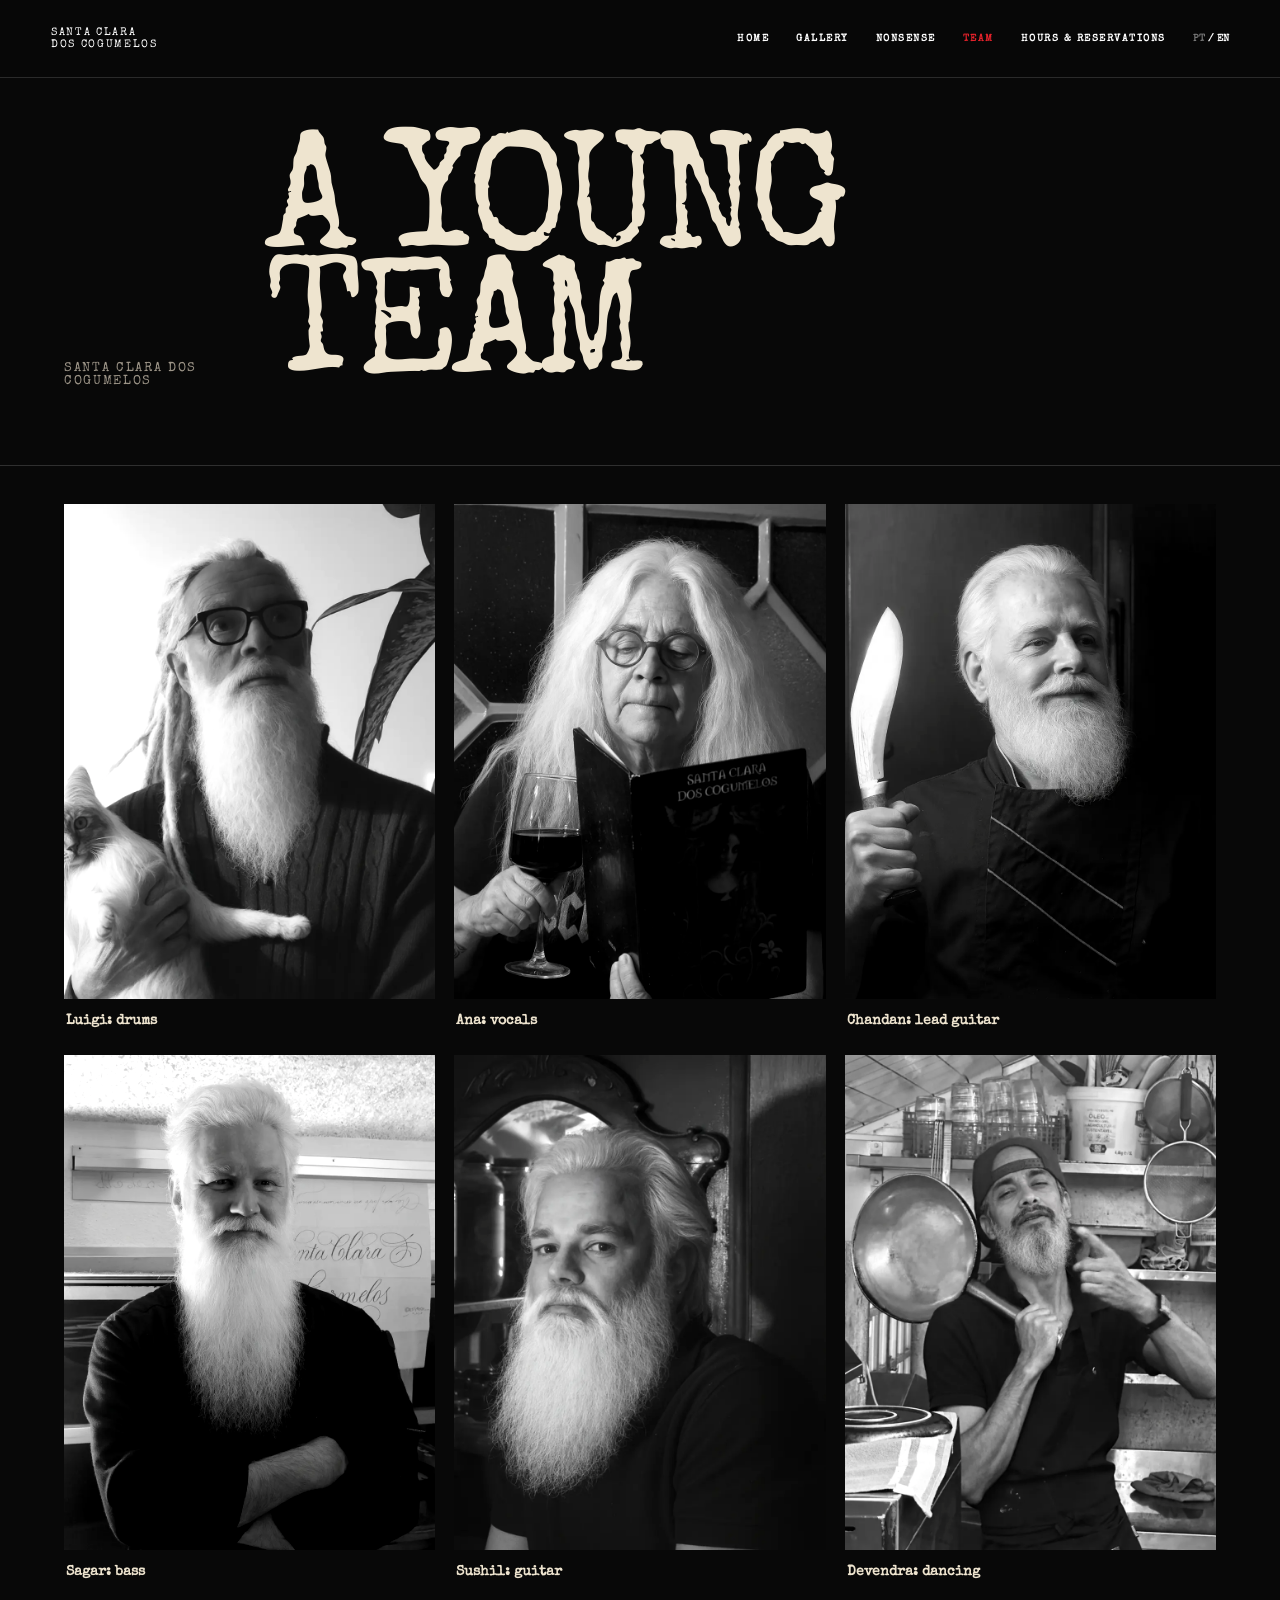
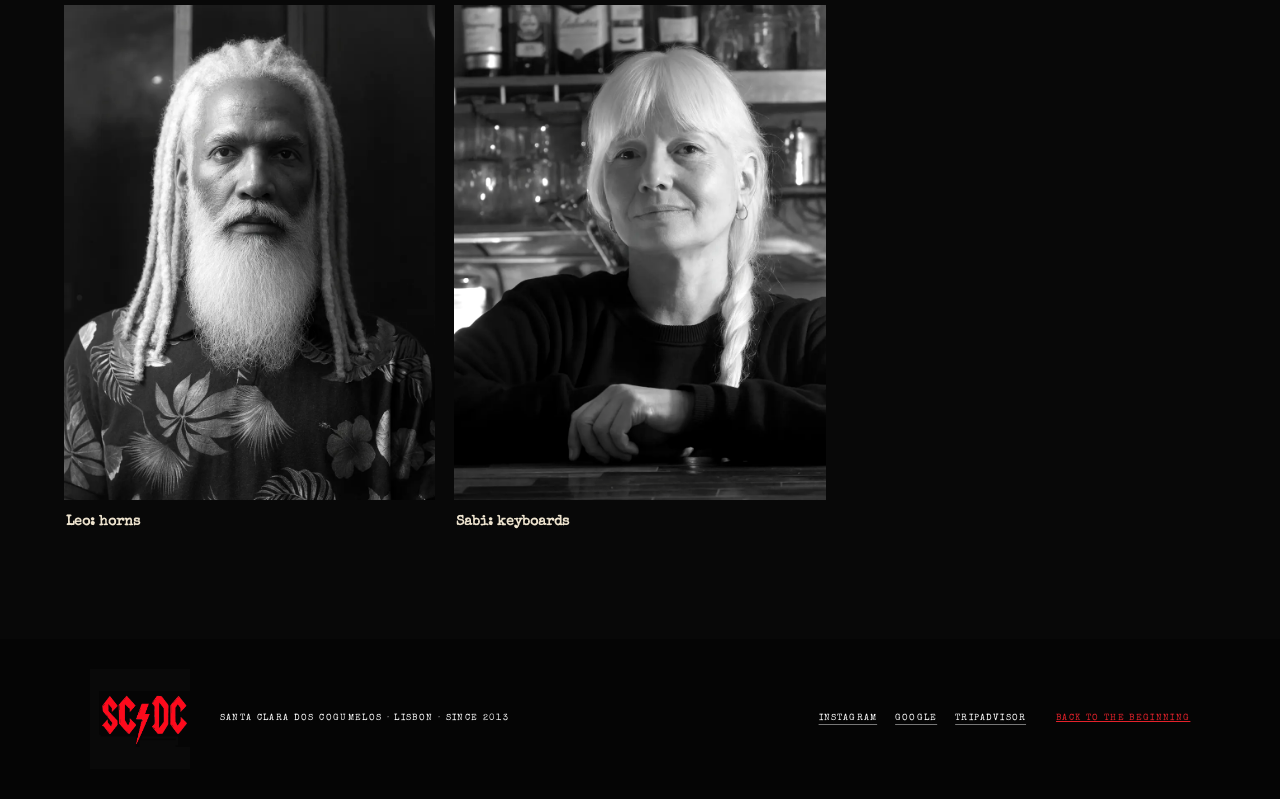
<file: en/equipa.html>
<!doctype html>
<html lang="en">
  <head>
    <meta charset="utf-8" />
    <meta name="viewport" content="width=device-width,initial-scale=1" />
    <meta name="theme-color" content="#080808" />
    <meta name="description" content="The Santa Clara dos Cogumelos team." />
    <title>Team · Santa Clara dos Cogumelos</title>
    <link rel="preconnect" href="https://fonts.googleapis.com" />
    <link rel="preconnect" href="https://fonts.gstatic.com" crossorigin />
    <link
      href="https://fonts.googleapis.com/css2?family=Special+Elite&display=swap"
      rel="stylesheet"
    />
    <link rel="stylesheet" href="../styles.css" />
    <link rel="stylesheet" href="../gallery-page.css" />
  </head>
  <body class="gallery-page equipa-page">
    <a class="skip" href="#main">Skip to content</a>
    <header class="site-header scrolled">
      <a class="brand" href="index.html#top"
        ><span>Santa Clara<br />dos Cogumelos</span></a
      ><button
        class="menu-toggle"
        aria-expanded="false"
        aria-controls="site-nav"
      >
        Menu
      </button>
      <nav id="site-nav">
        <a href="index.html#top">Home</a><a href="galeria.html">Gallery</a
        ><a href="cretinices.html">Nonsense</a
        ><a aria-current="page" href="equipa.html">Team</a
        ><a href="index.html#visitar">Hours &amp; Reservations</a><span class="lang"><a href="../equipa.html">PT</a> / EN</span>
      </nav>
    </header>
    <main id="main">
      <section class="gallery-intro">
        <p>Santa Clara dos Cogumelos</p>
        <h1>A young team</h1>
      </section>
      <section
        class="gallery-masonry equipa-grid"
        aria-label="The restaurant team"
      >
        <figure class="gallery-item square">
          <img src="../assets/equipa/01-luigi.webp" alt="Luigi" />
          <figcaption>Luigi: drums</figcaption>
        </figure>
        <figure class="gallery-item square">
          <img src="../assets/equipa/02-ana.webp" alt="Ana" />
          <figcaption>Ana: vocals</figcaption>
        </figure>
        <figure class="gallery-item square">
          <img src="../assets/equipa/03-chandan.webp" alt="Chandan" />
          <figcaption>Chandan: lead guitar</figcaption>
        </figure>
        <figure class="gallery-item square">
          <img src="../assets/equipa/04-sagar.webp" alt="Sagar" />
          <figcaption>Sagar: bass</figcaption>
        </figure>
        <figure class="gallery-item square">
          <img src="../assets/equipa/05-sushil.webp" alt="Sushil" />
          <figcaption>Sushil: guitar</figcaption>
        </figure>
        <figure class="gallery-item square">
          <img src="../assets/equipa/06-devendra.webp" alt="Devendra" />
          <figcaption>Devendra: dancing</figcaption>
        </figure>
        <figure class="gallery-item square">
          <img src="../assets/equipa/07-leo.webp" alt="Leo" />
          <figcaption>Leo: horns</figcaption>
        </figure>
        <figure class="gallery-item square">
          <img src="../assets/equipa/08-sabi.webp" alt="Sabi" />
          <figcaption>Sabi: keyboards</figcaption>
        </figure>
      </section>
    </main>
    <footer>
      <img src="../assets/logo.jpg" alt="SCDC" />
      <p>Santa Clara dos Cogumelos · Lisbon · Since 2013</p>
      <nav class="social-links" aria-label="Social media and reviews">
        <a href="https://www.instagram.com/santaclaradoscogumelos/" target="_blank" rel="noopener">Instagram</a>
        <a href="https://maps.app.goo.gl/Q9kSZVqHnCMzzbDn8" target="_blank" rel="noopener">Google</a>
        <a href="https://www.tripadvisor.com/Restaurant_Review-g189158-d4115385-Reviews-Santa_Clara_dos_Cogumelos-Lisbon_Lisbon_District_Central_Portugal.html" target="_blank" rel="noopener">TripAdvisor</a>
      </nav>
      <p class="end"><a href="index.html#top">Back to the beginning</a></p>
    </footer>
    <script src="script.js"></script>
  </body>
</html>
</file>
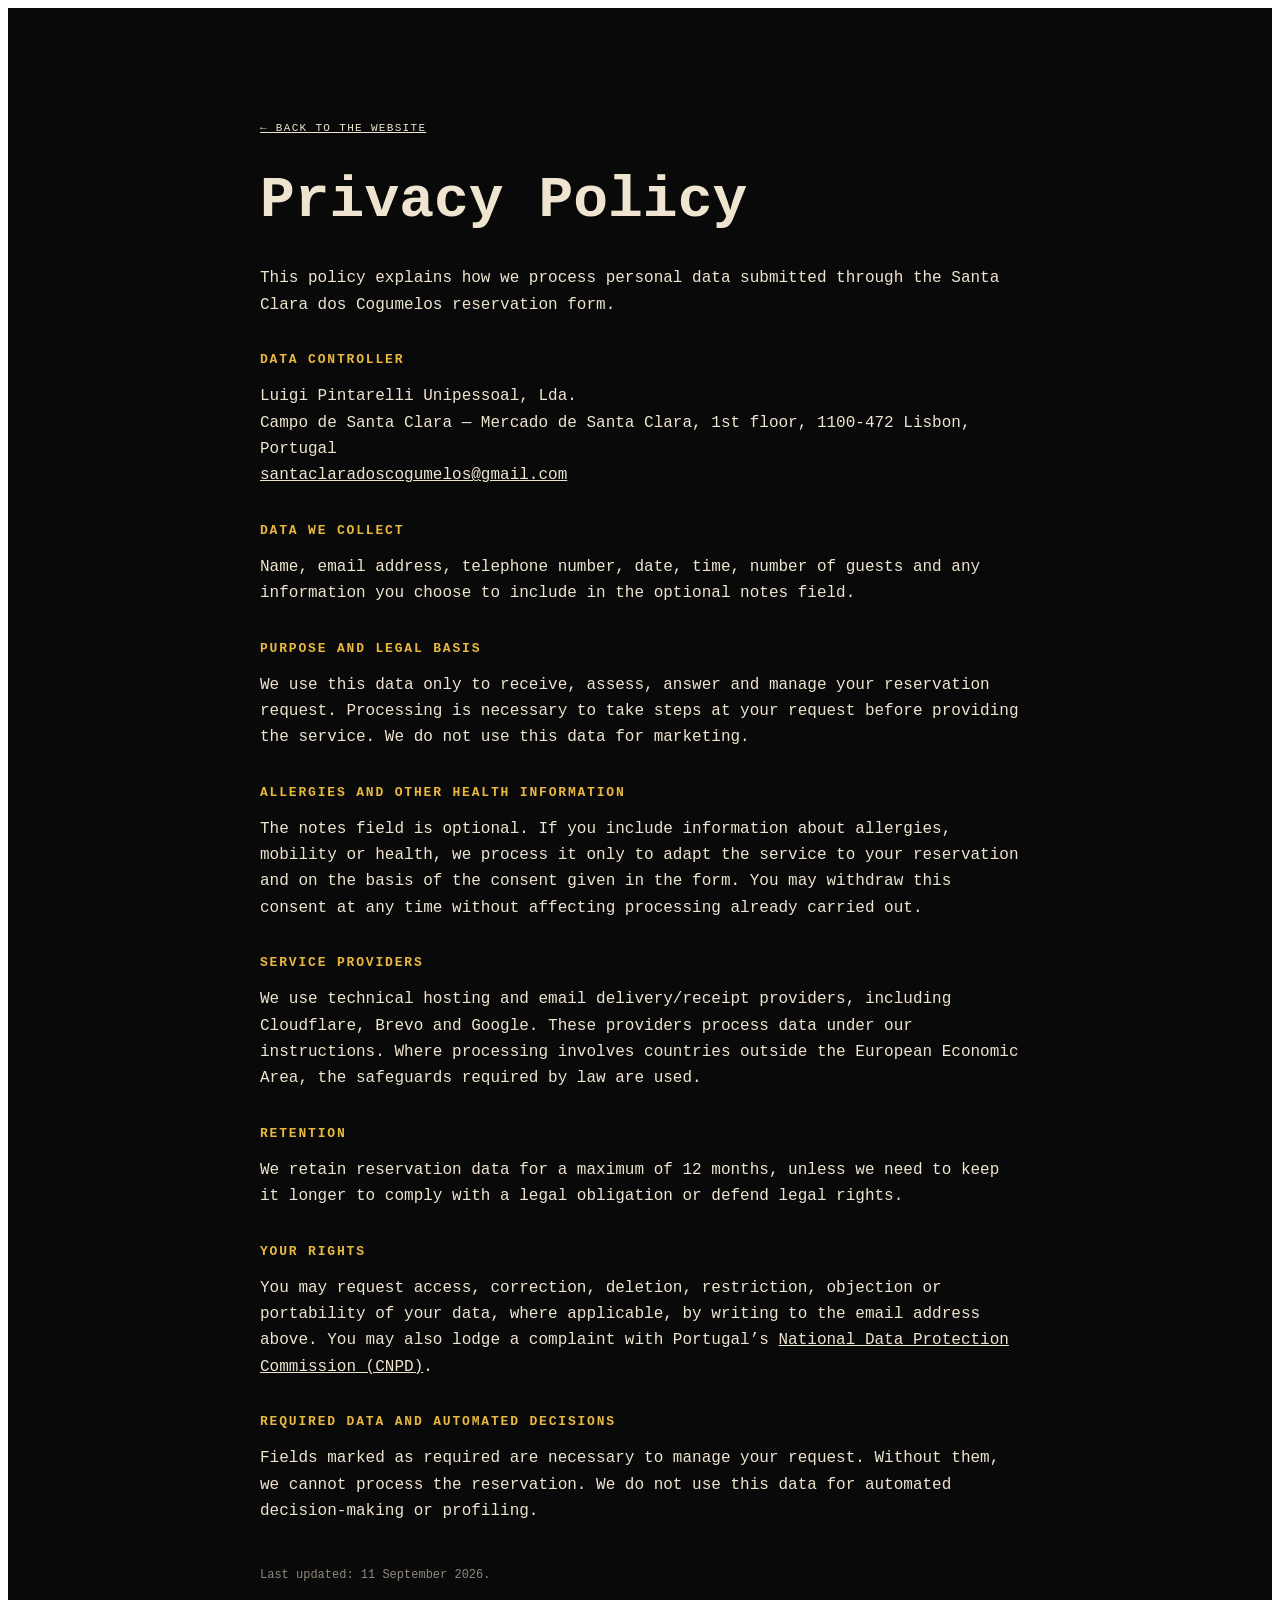
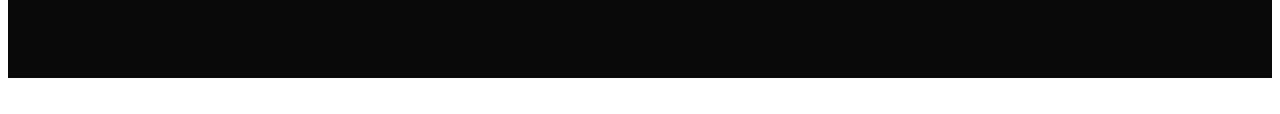
<file: en/privacy.html>
<!doctype html>
<html lang="en">
  <head>
    <meta charset="utf-8" />
    <meta name="viewport" content="width=device-width, initial-scale=1" />
    <title>Privacy Policy — Santa Clara dos Cogumelos</title>
    <link rel="stylesheet" href="../hero-v3.css" />
  </head>
  <body>
    <main class="privacy-page">
      <article>
        <a class="privacy-back" href="index.html">← Back to the website</a>
        <h1>Privacy Policy</h1>
        <p>This policy explains how we process personal data submitted through the Santa Clara dos Cogumelos reservation form.</p>

        <h2>Data controller</h2>
        <p>Luigi Pintarelli Unipessoal, Lda.<br />Campo de Santa Clara — Mercado de Santa Clara, 1st floor, 1100-472 Lisbon, Portugal<br /><a href="mailto:santaclaradoscogumelos@gmail.com">santaclaradoscogumelos@gmail.com</a></p>

        <h2>Data we collect</h2>
        <p>Name, email address, telephone number, date, time, number of guests and any information you choose to include in the optional notes field.</p>

        <h2>Purpose and legal basis</h2>
        <p>We use this data only to receive, assess, answer and manage your reservation request. Processing is necessary to take steps at your request before providing the service. We do not use this data for marketing.</p>

        <h2>Allergies and other health information</h2>
        <p>The notes field is optional. If you include information about allergies, mobility or health, we process it only to adapt the service to your reservation and on the basis of the consent given in the form. You may withdraw this consent at any time without affecting processing already carried out.</p>

        <h2>Service providers</h2>
        <p>We use technical hosting and email delivery/receipt providers, including Cloudflare, Brevo and Google. These providers process data under our instructions. Where processing involves countries outside the European Economic Area, the safeguards required by law are used.</p>

        <h2>Retention</h2>
        <p>We retain reservation data for a maximum of 12 months, unless we need to keep it longer to comply with a legal obligation or defend legal rights.</p>

        <h2>Your rights</h2>
        <p>You may request access, correction, deletion, restriction, objection or portability of your data, where applicable, by writing to the email address above. You may also lodge a complaint with Portugal’s <a href="https://www.cnpd.pt/" target="_blank" rel="noopener">National Data Protection Commission (CNPD)</a>.</p>

        <h2>Required data and automated decisions</h2>
        <p>Fields marked as required are necessary to manage your request. Without them, we cannot process the reservation. We do not use this data for automated decision-making or profiling.</p>

        <p class="privacy-updated">Last updated: 11 September 2026.</p>
      </article>
    </main>
  </body>
</html>
</file>
<file: styles.css>
:root {
  --ink: #0b0b0a;
  --paper: #eee4cf;
  --red: #e5222b;
  --wine: #651a1e;
  --yellow: #e9b93f;
  --line: #251a1038;
}
* {
  box-sizing: border-box;
}
html {
  scroll-behavior: smooth;
}
body {
  margin: 0;
  color: var(--ink);
  background: var(--paper);
  font-family: Arial, sans-serif;
}
img {
  display: block;
  width: 100%;
}
a {
  color: inherit;
}
.skip {
  position: fixed;
  z-index: 99;
  top: -60px;
  left: 20px;
  padding: 12px;
  background: #fff;
}
.skip:focus {
  top: 10px;
}
.site-header {
  position: fixed;
  z-index: 30;
  inset: 0 0 auto;
  height: 78px;
  display: flex;
  align-items: center;
  justify-content: space-between;
  padding: 0 4vw;
  color: #fff;
  background: linear-gradient(#000b, transparent);
  transition: 0.3s;
}
.site-header.scrolled {
  height: 68px;
  background: #090908f5;
  border-bottom: 1px solid #ffffff24;
}
.brand {
  display: flex;
  align-items: center;
  gap: 12px;
  text-decoration: none;
  font-family: Georgia, serif;
  font-size: 11px;
  letter-spacing: 0.15em;
  line-height: 1.05;
  text-transform: uppercase;
}
.brand img {
  width: 74px;
  height: 42px;
  object-fit: cover;
  mix-blend-mode: screen;
}
.site-header nav {
  display: flex;
  align-items: center;
  gap: 27px;
}
.site-header nav > a {
  font-size: 10px;
  font-weight: bold;
  letter-spacing: 0.15em;
  text-decoration: none;
  text-transform: uppercase;
}
.nav-book {
  padding: 11px 16px;
  border: 1px solid #fff;
}
.lang {
  font-size: 10px;
  font-weight: bold;
}
.lang button,
.lang a {
  padding: 0;
  border: 0;
  color: #777;
  background: none;
  text-decoration: none;
}
.menu-toggle {
  display: none;
}
.hero {
  position: relative;
  min-height: 100svh;
  color: #fff;
  background: #000;
  overflow: hidden;
}
.hero-image {
  position: absolute;
  inset: 0;
  height: 100%;
  object-fit: cover;
  filter: saturate(0.7) contrast(1.17) brightness(0.62);
}
.hero:after {
  content: "";
  position: absolute;
  inset: 0;
  background:
    linear-gradient(90deg, #000e, #0008 43%, transparent 78%),
    linear-gradient(0deg, #000b, transparent 55%);
}
.hero-grain {
  position: absolute;
  z-index: 2;
  inset: 0;
  opacity: 0.12;
  background-image: url("data:image/svg+xml,%3Csvg viewBox='0 0 160 160' xmlns='http://www.w3.org/2000/svg'%3E%3Cfilter id='n'%3E%3CfeTurbulence type='fractalNoise' baseFrequency='.9' numOctaves='4'/%3E%3C/filter%3E%3Crect width='100%25' height='100%25' filter='url(%23n)'/%3E%3C/svg%3E");
}
.hero-grid {
  position: relative;
  z-index: 3;
  display: grid;
  grid-template-columns: 1fr 1fr;
  align-items: end;
  min-height: 100svh;
  padding: 130px 7vw 8vh;
}
.hero-card {
  max-width: 680px;
}
.overline,
.kicker {
  margin: 0 0 18px;
  color: var(--red);
  font-size: 10px;
  font-weight: bold;
  letter-spacing: 0.27em;
  text-transform: uppercase;
}
.hero-logo {
  width: clamp(170px, 19vw, 290px);
  height: 110px;
  object-fit: cover;
  mix-blend-mode: screen;
  margin-bottom: 15px;
}
.hero h1,
.section h2 {
  margin: 0;
  font-family: Georgia, serif;
  font-weight: 400;
  letter-spacing: -0.045em;
}
.hero h1 {
  font-size: clamp(49px, 6vw, 93px);
  line-height: 0.92;
}
.hero-text {
  max-width: 560px;
  margin: 25px 0;
  font-family: Georgia, serif;
  font-size: 18px;
  line-height: 1.55;
}
.actions {
  display: flex;
  gap: 12px;
  flex-wrap: wrap;
}
.button {
  display: inline-block;
  padding: 15px 20px;
  border: 1px solid currentColor;
  font-size: 10px;
  font-weight: bold;
  letter-spacing: 0.15em;
  text-decoration: none;
  text-transform: uppercase;
}
.button.red {
  color: #fff;
  background: var(--red);
  border-color: var(--red);
}
.button.ghost {
  color: #fff;
  background: #0003;
}
.hero-caption {
  justify-self: end;
  display: flex;
  align-items: center;
  gap: 18px;
  margin: 0;
  font-size: 9px;
  letter-spacing: 0.18em;
  text-transform: uppercase;
  writing-mode: vertical-rl;
}
.hero-caption span {
  display: grid;
  place-items: center;
  width: 34px;
  height: 34px;
  border: 1px solid #fff;
  border-radius: 50%;
  font: 14px Georgia;
}
.quickfacts {
  display: grid;
  grid-template-columns: repeat(3, 1fr);
  color: #fff;
  background: var(--red);
}
.quickfacts > div {
  display: grid;
  gap: 7px;
  padding: 26px 4vw;
  border-right: 1px solid #0003;
}
.quickfacts span {
  font-size: 9px;
  font-weight: bold;
  letter-spacing: 0.2em;
  text-transform: uppercase;
}
.quickfacts strong {
  font: 17px Georgia;
}
.quickfacts a {
  font-size: 10px;
}
.section {
  position: relative;
  display: grid;
  grid-template-columns: 100px 1.1fr 0.9fr;
  gap: 5vw;
  padding: 120px 7vw;
}
.scene {
  display: flex;
  gap: 12px;
  align-items: flex-start;
  padding-top: 9px;
  border-top: 2px solid;
  font-size: 9px;
  letter-spacing: 0.15em;
  text-transform: uppercase;
}
.scene b {
  font: 20px Georgia;
}
.scene span {
  padding-top: 5px;
}
.scene.light {
  color: var(--paper);
}
.about {
  background-image: repeating-linear-gradient(
    0deg,
    transparent,
    transparent 31px,
    #5a422008 32px
  );
}
.about-copy h2 {
  font-size: clamp(43px, 5.2vw, 78px);
  line-height: 1;
}
.columns {
  display: grid;
  grid-template-columns: 1fr 1fr;
  gap: 35px;
  margin-top: 38px;
}
.columns p {
  font: 17px/1.65 Georgia;
}
.about blockquote {
  margin: 43px 0 0;
  padding: 25px 0;
  border-block: 1px solid var(--line);
  color: var(--wine);
  font: italic 25px/1.35 Georgia;
}
.about-image {
  align-self: center;
  margin: 35px 0 0;
  transform: rotate(1.2deg);
}
.about-image img {
  filter: sepia(0.16) contrast(1.08);
  box-shadow: 14px 16px var(--wine);
}
figcaption {
  padding-top: 13px;
  font-size: 9px;
  font-weight: bold;
  letter-spacing: 0.14em;
  text-transform: uppercase;
}
.menu {
  grid-template-columns: 100px 1fr;
  color: var(--paper);
  background: var(--ink);
}
.menu-head {
  display: grid;
  grid-template-columns: 1.2fr 0.8fr;
  column-gap: 7vw;
}
.menu-head .kicker {
  grid-column: 1/-1;
}
.menu-head h2 {
  font-size: clamp(50px, 7vw, 104px);
  line-height: 0.83;
}
.menu-head > p:last-child {
  align-self: end;
  color: #c1b8a7;
  font: 18px/1.6 Georgia;
}
.menu-board {
  grid-column: 2;
  margin-top: 80px;
  border-top: 1px solid #ffffff40;
}
.menu-group {
  display: grid;
  grid-template-columns: 0.35fr 0.65fr;
  padding: 45px 0;
  border-bottom: 1px solid #ffffff26;
}
.menu-group header {
  padding-right: 5vw;
}
.menu-group h3 {
  margin: 0;
  color: var(--red);
  font: italic 28px Georgia;
}
.menu-group header span {
  font-size: 9px;
  letter-spacing: 0.15em;
  text-transform: uppercase;
}
.menu-group article {
  margin-bottom: 22px;
}
.menu-group article > div {
  display: flex;
  align-items: baseline;
  gap: 8px;
}
.menu-group h4 {
  margin: 0;
  font: 18px Georgia;
}
.menu-group article i {
  flex: 1;
  border-bottom: 1px dotted #777;
}
.menu-group article b {
  color: var(--yellow);
  font-size: 12px;
}
.menu-group article p {
  margin: 6px 0;
  color: #aea596;
  font-size: 12px;
  line-height: 1.5;
}
.menu-group article em {
  padding: 3px 6px;
  color: var(--paper);
  border: 1px solid #71695c;
  font: normal 8px Arial;
  text-transform: uppercase;
}
.menu-two {
  display: grid;
  grid-template-columns: 1fr 1fr;
  gap: 5vw;
}
.ending {
  background: #151513;
}
.menu-note {
  margin: 25px 0;
  color: #777;
  font-size: 9px;
  letter-spacing: 0.1em;
  text-transform: uppercase;
}
.gallery {
  grid-template-columns: 100px 1fr;
}
.gallery-title h2 {
  font-size: clamp(47px, 6vw, 90px);
  line-height: 0.92;
}
.gallery-grid {
  grid-column: 2;
  display: grid;
  grid-template-columns: 1.25fr 0.75fr;
  grid-template-rows: 430px 430px;
  gap: 24px;
  margin-top: 65px;
}
.gallery-grid figure {
  position: relative;
  margin: 0;
  overflow: hidden;
  background: #222;
}
.gallery-grid img {
  height: 100%;
  object-fit: cover;
  filter: saturate(0.72) contrast(1.08);
  transition: 0.8s;
}
.gallery-grid figure:hover img {
  transform: scale(1.025);
}
.gallery-grid figcaption {
  position: absolute;
  inset: auto 0 0;
  padding: 40px 20px 18px;
  color: #fff;
  background: linear-gradient(transparent, #000c);
}
.g1 {
  grid-row: 1/3;
}
.visit {
  grid-template-columns: 100px 1fr;
  color: var(--paper);
  background: var(--wine);
}
.visit-title h2 {
  font-size: clamp(48px, 6vw, 91px);
  line-height: 0.92;
}
.visit-grid {
  grid-column: 2;
  display: grid;
  grid-template-columns: repeat(3, 1fr);
  gap: 5vw;
  margin-top: 70px;
  padding-top: 45px;
  border-top: 1px solid #ffffff50;
}
.visit-grid h3 {
  font: 26px Georgia;
}
.visit-grid p {
  font-size: 13px;
  line-height: 1.7;
}
.visit-grid > div > a:not(.button) {
  font-size: 11px;
  font-weight: bold;
}
footer {
  display: flex;
  align-items: center;
  gap: 30px;
  min-height: 140px;
  padding: 30px 7vw;
  color: #fff;
  background: #050505;
}
footer img {
  width: 100px;
  mix-blend-mode: screen;
}
footer p {
  font-size: 9px;
  letter-spacing: 0.15em;
  text-transform: uppercase;
}
.social-links {
  display: flex;
  align-items: center;
  gap: 18px;
  margin-left: auto;
}
.social-links a {
  font-size: 9px;
  letter-spacing: 0.13em;
  text-decoration-color: #777;
  text-underline-offset: 4px;
  text-transform: uppercase;
}
.social-links a:hover,
.social-links a:focus-visible {
  color: var(--red);
}
.end {
  margin-left: 0;
  color: var(--red);
}
.reveal {
  opacity: 1;
}
.js .reveal {
  opacity: 0;
  transform: translateY(25px);
  transition: 0.7s;
}
.js .reveal.visible {
  opacity: 1;
  transform: none;
}
@media (max-width: 900px) {
  .site-header {
    height: 66px;
    padding: 0 20px;
    background: #090908ee;
  }
  .brand span {
    display: none;
  }
  .brand img {
    width: 62px;
  }
  .menu-toggle {
    display: block;
    padding: 9px 12px;
    color: #fff;
    border: 1px solid #777;
    background: none;
    font-size: 9px;
  }
  .site-header nav {
    position: absolute;
    top: 66px;
    left: 0;
    right: 0;
    display: none;
    flex-direction: column;
    align-items: stretch;
    gap: 0;
    padding: 12px 22px 25px;
    background: #090908;
  }
  .site-header nav.open {
    display: flex;
  }
  .site-header nav > a,
  .lang {
    padding: 14px 0;
    border-bottom: 1px solid #333;
  }
  .nav-book {
    color: var(--red);
    border: 0;
  }
  .hero-grid {
    grid-template-columns: 1fr;
    padding: 100px 22px 9vh;
  }
  .hero:after {
    background: linear-gradient(0deg, #000e, #0005 75%, #0007);
  }
  .hero-logo {
    height: 85px;
  }
  .hero-caption {
    display: none;
  }
  .quickfacts {
    grid-template-columns: 1fr;
  }
  .quickfacts > div {
    padding: 20px 24px;
    border-right: 0;
    border-bottom: 1px solid #0003;
  }
  .section {
    grid-template-columns: 1fr;
    padding: 82px 24px;
  }
  .scene {
    width: 92px;
  }
  .about-image,
  .menu-head,
  .menu-board,
  .gallery-grid,
  .visit-grid {
    grid-column: 1;
  }
  .columns,
  .menu-head,
  .menu-group,
  .menu-two,
  .visit-grid {
    grid-template-columns: 1fr;
  }
  .about-image {
    margin-top: 10px;
  }
  .menu-head h2 {
    margin-bottom: 25px;
  }
  .menu-board {
    margin-top: 50px;
  }
  .menu-group header {
    margin-bottom: 30px;
  }
  .gallery-grid {
    grid-template-columns: 1fr;
    grid-template-rows: 440px 300px 300px;
    margin-top: 30px;
  }
  .g1 {
    grid-row: auto;
  }
  .visit-grid {
    gap: 28px;
    margin-top: 35px;
  }
  .end {
    width: 100%;
    margin: 0;
  }
  .social-links {
    order: 3;
    width: 100%;
    margin-left: 0;
    padding-top: 5px;
  }
  footer {
    flex-wrap: wrap;
    padding: 25px;
  }
}
@media (prefers-reduced-motion: reduce) {
  html {
    scroll-behavior: auto;
  }
  .js .reveal {
    opacity: 1;
    transform: none;
  }
}
.site-header .brand span {
  display: block;
}
</file>
<file: hero-v3.css>
.hero-grid { align-items: stretch; padding: 0 7vw 20px; }
.hero-card { grid-column: 1 / 3; width: 100%; max-width: none; margin: 0; padding: 0; background: none; }
.hero { background: #050505; }
.hero-image { transform: none; object-position: center top; filter: saturate(.86) contrast(1.06) brightness(.82); }
.hero:after { background: linear-gradient(90deg, #0002, transparent 28%, transparent 78%, #0003), linear-gradient(0deg, #000b, transparent 25%); }
.hero-grain { opacity: .035; }

.hero-top {
  position: absolute;
  z-index: 4;
  top: clamp(76px, 8vh, 96px);
  left: 50%;
  width: min(560px, 50vw);
  transform: translateX(-50%);
  text-align: center;
}

.hero-lockup {
  width: 100%;
  margin: 0 auto 12px;
  text-align: center;
}

.hero-logo {
  position: relative;
  z-index: 2;
  width: 100%;
  height: auto;
  margin: 0 auto;
  object-fit: contain;
  mix-blend-mode: normal;
}

.logo-name {
  position: relative;
  z-index: 1;
  display: flex;
  justify-content: center;
  gap: clamp(58px, 7vw, 92px);
  margin: -48px 0 0;
  color: #f4eee2;
  font: clamp(19px, 2.1vw, 32px)/1.1 "Special Elite", monospace;
  white-space: nowrap;
}

.logo-name span:first-child { text-align: right; }
.logo-name span:last-child { text-align: left; }

.hero .overline {
  color: #e5dccb;
  font: clamp(12px, 1.15vw, 17px)/1.4 "Special Elite", monospace;
  letter-spacing: .17em;
}

.hero h1 {
  position: absolute;
  z-index: 4;
  top: 72%;
  left: 44%;
  width: min(530px, 37vw);
  transform: translateY(-50%);
  padding: 8px 10px 5px;
  color: #f4eee2;
  background: #05040347;
  text-shadow: 0 2px 10px #000, 0 1px 2px #000;
  font: clamp(38px, 3.55vw, 56px)/1.02 "Special Elite", monospace;
  letter-spacing: -.035em;
  text-align: center;
}

.hero .overline { margin: 0; }
.hero .actions { position: absolute; right: 7vw; bottom: 0; gap: 10px; }
.hero .button { min-width: 180px; padding: 17px 22px; text-align: center; }
.hero-caption { position: absolute; left: 7vw; bottom: 18px; justify-self: auto; flex-direction: row; writing-mode: horizontal-tb; }

.quickfacts {
  gap: 14px;
  padding: 14px 4vw;
  color: #fff;
  background: #080808;
}

.quickfacts > div {
  min-height: 122px;
  padding: 22px 24px;
  border: 1px solid #fff;
}

.quickfacts > div:last-child { border-right: 1px solid #fff; }
.quickfacts span { font-size: 10px; }
.quickfacts strong { font-size: 17px; line-height: 1.4; }
.quickfacts a { font-size: 11.5px; line-height: 1.4; overflow-wrap: anywhere; }

/* Readability pass: primary navigation, hero calls to action and footer links. */
.site-header nav > a { font-size: 11.5px; }
.hero .button { font-size: 11.5px; }
.social-links a { font-size: 11px; line-height: 1.4; }

@media (max-width: 900px) {
  .hero-grid { min-height: 100svh; padding: 0 22px 14px; }
  .hero-card { grid-column: 1; width: 100%; margin: 0; padding: 0; background: none; }
  .hero-image { object-position: 50% top; }
  .hero:after { background: linear-gradient(0deg,#000d,transparent 32%); }
  .hero-top { top: 72px; width: min(420px, 92vw); }
  .hero-lockup { width: 100%; margin-bottom: 10px; }
  .hero-logo { height: auto; }
  .logo-name { gap: clamp(38px, 12vw, 58px); margin-top: -38px; font-size: clamp(14px, 4.7vw, 20px); }
  .hero .overline { font-size: 11px; letter-spacing: .1em; }
  .hero h1 { top: 71%; left: 50%; width: min(86vw, 470px); transform: translate(-50%, -50%); padding: 10px 8px 7px; font-size: clamp(32px, 8.6vw, 47px); }
  .hero .actions { right: 0; left: 0; }
  .hero .button { flex: 1; min-width: 0; padding: 17px 8px; font-size: 12px; }
  .hero-caption { display: flex; left: 22px; bottom: 62px; }
  .quickfacts { gap: 10px; padding: 10px; }
  .quickfacts > div { min-height: 0; padding: 21px 22px; border: 1px solid #fff; }
  .quickfacts span { font-size: 10px; }
  .quickfacts strong { font-size: 18px; }
  .quickfacts a { font-size: 12px; }
  .site-header nav > a,
  .lang { font-size: 12px; line-height: 1.35; }
  .social-links { gap: 22px; flex-wrap: wrap; }
  .social-links a { padding: 6px 0; font-size: 12px; }
}

/* One-screen schedule and booking page */
.booking-page {
  min-height: 100svh;
  display: grid;
  grid-template-columns: 100px 1fr;
  grid-template-rows: auto 1fr;
  column-gap: 5vw;
  padding: 88px 7vw 34px;
  color: #eee4cf;
  background: #080808;
}

/* Page 02 — house portrait */
.about-v2 {
  min-height: 100svh;
  grid-template-columns: 72px minmax(240px, .8fr) minmax(380px, 1.15fr) minmax(250px, .85fr);
  gap: clamp(18px, 2.4vw, 42px);
  align-items: center;
  padding: 84px 4vw 30px;
  color: #eee4cf;
  background: #080808;
}

.about-v2 > .about-feature-image {
  height: min(76vh, 720px);
  margin: 0;
  display: flex;
  align-items: center;
  justify-content: center;
  overflow: hidden;
  background: #080808;
}

.about-v2 > .about-feature-image img {
  width: 100%;
  height: 100%;
  object-fit: contain;
  filter: saturate(.72) contrast(1.08);
}

.about-copy-v2 h2 {
  margin: 0 0 28px;
  max-width: 650px;
  color: #eee4cf;
  font-size: clamp(28px, 3vw, 45px);
  font-weight: normal;
  line-height: 1.08;
  letter-spacing: -.025em;
}

.about-copy-v2 > p:not(.kicker) {
  max-width: 670px;
  margin: 0 0 16px;
  color: #c7bfb0;
  font-size: clamp(13px, 1.15vw, 16px);
  line-height: 1.6;
}

.about-copy-v2 .magic-note { margin-top: 30px !important; color: #e9b93f !important; font-size: 15px !important; }
.about-gallery-v2 { display: grid; grid-template-rows: 1fr 1fr; gap: 12px; height: min(76vh, 720px); }
.about-gallery-v2 figure { position: relative; margin: 0; overflow: hidden; background: #161616; }
.about-gallery-v2 img { height: 100%; object-fit: cover; filter: saturate(.72) contrast(1.08); }

@media (max-width: 1100px) {
  .about-v2 { grid-template-columns: 60px minmax(210px, .72fr) minmax(340px, 1.1fr) minmax(220px, .76fr); gap: 18px; padding-left: 2.5vw; padding-right: 2.5vw; }
  .about-copy-v2 h2 { font-size: clamp(25px, 3.2vw, 36px); }
  .about-copy-v2 > p:not(.kicker) { font-size: 13px; line-height: 1.52; }
}

@media (max-width: 900px) {
  .about-v2 { display: block; min-height: auto; padding: 82px 24px 55px; }
  .about-v2 > .about-feature-image { height: auto; margin-top: 28px; }
  .about-v2 > .about-feature-image img { height: auto; object-fit: contain; }
  .about-copy-v2 { margin-top: 30px; }
  .about-copy-v2 h2 { font-size: clamp(28px, 8.3vw, 42px); }
  .about-gallery-v2 { height: auto; margin-top: 36px; grid-template-columns: 1fr 1fr; grid-template-rows: 230px; }
}

@media (max-width: 560px) {
  .about-gallery-v2 { grid-template-columns: 1fr; grid-template-rows: repeat(2, 240px); }
}

/* Page 03 — scrolling menu */
.menu-scroll {
  grid-template-columns: 100px 1fr;
  align-items: start;
  padding-top: 105px;
  padding-bottom: 110px;
  color: #eee4cf;
  background: #080808;
}

.menu-scroll-body { min-width: 0; }
.menu-scroll-head { display: grid; grid-template-columns: 1.25fr .75fr; gap: 5vw; align-items: end; padding-bottom: 42px; }
.menu-scroll-head .kicker { grid-column: 1 / -1; }
.menu-scroll-head h2 { font-size: clamp(58px, 8vw, 118px); line-height: .82; }
.menu-scroll-head > p:last-child { margin: 0; color: #bcb3a4; font-size: 16px; line-height: 1.55; }
.menu-categories { margin-top: 8px; }
.menu-category { scroll-margin-top: 130px; padding: 70px 0 35px; border-bottom: 1px solid #ffffff2e; }
.menu-category > header { display: flex; align-items: baseline; gap: 18px; margin-bottom: 38px; }
.menu-category > header span { color: #777066; font-size: 12px; }
.menu-category h3 { margin: 0; color: #e5222b; font-size: clamp(31px, 4.3vw, 62px); font-weight: normal; line-height: 1; }
.dish-grid { display: grid; grid-template-columns: 1fr 1fr; gap: 0 clamp(36px, 6vw, 90px); }
.dish { padding: 24px 0 26px; border-top: 1px solid #ffffff26; }
.dish > div { display: grid; grid-template-columns: 1fr auto; gap: 22px; align-items: baseline; }
.dish h4 { margin: 0; color: #f1eadc; font-size: 18px; font-weight: normal; line-height: 1.25; text-transform: uppercase; }
.vegan-stamp { display:inline-block; margin-left:7px; padding:3px 6px 2px; border:1px solid #ef2637; color:#ef2637; font-size:10px; line-height:1; letter-spacing:.08em; vertical-align:2px; transform:rotate(-2deg); }
.vegetarian-stamp { display:inline-block; margin-left:7px; padding:3px 6px 2px; border:1px solid #59b86b; color:#59b86b; font-size:10px; line-height:1; letter-spacing:.08em; vertical-align:2px; transform:rotate(-2deg); }
.hero-caption,.menu-scroll-head>.kicker,.booking-page>.scene{display:none}
.dish b { color: #e9b93f; font-size: 15px; white-space: nowrap; }
.dish p { margin: 10px 0 0; color: #bcb3a4; font-size: 14px; line-height: 1.48; }
.dish p[lang="en"] { margin-top: 5px; color: #777066; font-size: 12px; font-style: italic; }
.menu-specials { margin: 60px 0 0; padding: 34px 0 0; border-top: 1px solid #ffffff42; color: #eee4cf; font-size: clamp(25px, 3.5vw, 48px); line-height: 1.15; text-align: center; }
.menu-specials strong { color: #e5222b; font-weight: normal; }

@media (max-width: 900px) {
  .menu-scroll { display: block; padding: 82px 22px 80px; }
  .menu-scroll-body { margin-top: 32px; }
  .menu-scroll-head { display: block; padding-bottom: 28px; }
  .menu-scroll-head h2 { margin-bottom: 24px; font-size: clamp(58px, 20vw, 92px); }
  .menu-scroll-head > p:last-child { font-size: 15px; }
  .menu-categories { margin-top: 0; }
  .menu-category { padding-top: 58px; scroll-margin-top: 120px; }
  .menu-category > header { margin-bottom: 28px; }
  .dish-grid { grid-template-columns: 1fr; }
  .dish { padding: 21px 0 23px; }
  .dish h4 { font-size: 17px; }
  .dish p { font-size: 14px; }
  .menu-specials { margin-top: 45px; padding-top: 28px; font-size: clamp(25px, 8.5vw, 38px); text-align: left; }
}

.booking-page > h2 {
  grid-column: 2;
  grid-row: 1;
  margin: 0 0 18px;
  font-size: clamp(36px, 4.3vw, 62px);
  font-weight: normal;
  line-height: 1;
}

.booking-layout {
  grid-column: 2;
  grid-row: 2;
  display: grid;
  grid-template-columns: 1fr 1fr;
  gap: clamp(40px, 7vw, 110px);
  align-items: start;
}

.booking-page .hours {
  grid-column: auto;
  margin: 0;
  padding: 0;
  background: transparent;
}

.booking-page .hours-row { min-height: 54px; font-size: clamp(15px, 1.35vw, 20px); }
.booking-page h3 { margin: 0 0 13px; color: #eee4cf; font-size: 12px; font-weight: normal; letter-spacing: .17em; text-transform: uppercase; }
.visit-links { display: flex; flex-wrap: wrap; gap: 10px 24px; margin-top: 22px; padding-top: 20px; border-top: 1px solid rgba(238,228,207,.3); }
.visit-links a { color: #eee4cf; font-size: 11px; letter-spacing: .08em; text-transform: uppercase; text-underline-offset: 5px; }
.visit-links a:hover,.visit-links a:focus-visible { color: #e9b93f; }

.reservation-form { border-top: 1px solid rgba(238,228,207,.3); padding-top: 18px; }
.form-row { display: grid; grid-template-columns: 105px 1fr; align-items: center; min-height: 58px; border-bottom: 1px solid rgba(238,228,207,.18); }
.form-row label { color: #e9b93f; font-size: 11px; letter-spacing: .15em; text-transform: uppercase; }
.form-row input,.form-row select,.form-row textarea { width: 100%; padding: 10px 0; color: #eee4cf; border: 0; outline: 0; background: transparent; font: 17px Arial,sans-serif; border-radius: 0; }
.form-row select { cursor: pointer; color-scheme: dark; }
.form-row select:disabled { color: #8f887c; cursor: not-allowed; }
.form-row textarea { min-height: 82px; resize: vertical; line-height: 1.45; }
.form-row textarea::placeholder { color: #8f887c; }
.form-row input:focus,.form-row select:focus,.form-row textarea:focus { box-shadow: inset 0 -1px #e9b93f; }
.form-row-notes { align-items: start; padding-top: 10px; }
.form-notice { max-width: 520px; margin: 22px 0 0; color: #eee4cf; font-size: 13px; line-height: 1.55; }
.privacy-consent { display: flex; align-items: flex-start; gap: 9px; max-width: 560px; margin-top: 12px; color: #b9b0a2; font: 11px/1.5 Arial,sans-serif; }
.privacy-consent input { flex: 0 0 auto; width: 14px; height: 14px; margin: 2px 0 0; accent-color: #e5222b; }
.privacy-consent a { color: #d8d0c1; text-underline-offset: 3px; }
.privacy-consent a:hover,.privacy-consent a:focus-visible { color: #e9b93f; }
.reservation-form .button { margin-top: 24px; cursor: pointer; }
.reservation-form > p.booking-alternative,.reservation-form > p.group-alternative { max-width: 520px; color: #b9b0a2; font-size: 12px; line-height: 1.5; }
.group-alternative { margin-top: -4px; }
.booking-alternative a,.group-alternative a { color: #eee4cf; font-weight: bold; overflow-wrap: anywhere; }
.form-trap { position: absolute!important; left: -10000px!important; width: 1px!important; height: 1px!important; opacity: 0!important; }
.reservation-form .button:disabled { opacity: .58; cursor: wait; }
.form-status { min-height: 0; margin: 18px 0 0; font-size: 13px; line-height: 1.55; }
.form-status:empty { display: none; }
.form-status.success { padding: 15px; color: #132415; background: #d9ead7; border-left: 4px solid #6d9c69; }
.form-status.error { padding: 15px; color: #fff; background: #3f1013; border-left: 4px solid #e5222b; }

.privacy-page { min-height: 100vh; padding: 110px max(24px,8vw) 80px; color: #eee4cf; background: #090909; }
.privacy-page article { max-width: 760px; margin: 0 auto; }
.privacy-page h1 { margin: 0 0 35px; font-size: clamp(30px,5vw,58px); line-height: 1; }
.privacy-page h2 { margin: 34px 0 10px; color: #e9b93f; font-size: 13px; letter-spacing: .14em; text-transform: uppercase; }
.privacy-page p,.privacy-page li { font: 16px/1.65 Arial,sans-serif; }
.privacy-page a { color: #eee4cf; }
.privacy-page .privacy-back { display: inline-block; margin-bottom: 36px; font: 11px/1.4 Arial,sans-serif; letter-spacing: .12em; text-transform: uppercase; }
.privacy-updated { margin-top: 42px; color: #8f887c; font-size: 12px!important; }

@media (max-width: 900px) {
  .booking-page { display: block; min-height: auto; padding: 82px 24px 55px; }
  .booking-page > h2 { margin: 28px 0 35px; }
  .booking-layout { display: grid; grid-template-columns: 1fr; gap: 55px; }
  .booking-page .hours-row { min-height: 56px; }
  .form-row { grid-template-columns: 90px 1fr; }
}

/* Unified typewriter identity */
body,
body *,
button,
input,
textarea,
select {
  font-family: "Special Elite", monospace !important;
}

.hours {
  grid-column: 2;
  margin-top: 72px;
  color: #eee4cf;
  background: #090909;
  padding: clamp(24px, 4vw, 58px);
}

.visit-grid { grid-template-columns: repeat(2, 1fr); }

.hours h3 {
  margin: 0 0 18px;
  color: #eee4cf;
  font-size: 13px;
  font-weight: normal;
  letter-spacing: .17em;
  text-transform: uppercase;
}

.hours-row {
  position: relative;
  display: grid;
  grid-template-columns: 1fr auto;
  gap: 30px;
  align-items: center;
  min-height: 70px;
  border-top: 1px solid rgba(238, 228, 207, .14);
  font-size: clamp(17px, 1.7vw, 25px);
}

.hours-row time { color: #bdb5a7; text-align: right; }
.hours-row.today, .hours-row.today time { color: #e9b93f; }
.hours-row.today::before {
  content: "Hoje";
  position: absolute;
  transform: translateX(-48px) rotate(-90deg);
  color: #e9b93f;
  font-size: 8px;
  letter-spacing: .15em;
  text-transform: uppercase;
}

@media (max-width: 900px) {
  .visit-grid { grid-template-columns: 1fr; }
  .hours { grid-column: 1; margin-top: 25px; padding: 22px 18px; }
  .hours-row { min-height: 62px; gap: 14px; font-size: clamp(14px, 4.2vw, 18px); }
  .hours-row time { max-width: 210px; }
  .hours-row.today::before { display: none; }
}
</file>
<file: eclipse-home.css>
/* Eclipse opening and the following two full-screen scenes */
.eclipse-hero .hero-image { top:0; height:100%; object-fit:cover; object-position:center; filter:none; }
.eclipse-hero::after { background:linear-gradient(180deg,#0008 0,transparent 18%,transparent 78%,#000b 100%); }
.eclipse-hero .hero-top { top:clamp(62px,6.8vh,76px); width:min(430px,34vw); }
.eclipse-hero .restaurant-label { margin:0 0 4px; color:#f4eee2; font:clamp(18px,1.8vw,27px)/1 "Special Elite",monospace; letter-spacing:.34em; text-transform:uppercase; }
.eclipse-hero h1 { top:58%; left:50%; width:min(460px,31vw); transform:translate(-50%,-50%); padding:0; background:transparent; font-size:clamp(30px,2.75vw,44px); }
.eclipse-hero .actions { bottom:28px; }
.exterior-page { position:relative; min-height:100svh; overflow:hidden; color:#f4eee2; background:#050505; }
.exterior-page img { position:absolute; inset:0; height:100%; object-fit:contain; object-position:center; filter:saturate(.9) contrast(1.04) brightness(.88); }
.exterior-page::after { content:""; position:absolute; inset:0; background:linear-gradient(180deg,#000b 0,transparent 30%,transparent 78%,#0006 100%); }
.exterior-page h2 { position:absolute; z-index:2; top:max(90px,9vh); left:50%; width:min(1100px,86vw); transform:translateX(-50%); margin:0; text-align:center; font-size:clamp(24px,3.2vw,48px); font-weight:normal; line-height:1.05; letter-spacing:-.025em; text-shadow:0 2px 14px #000; }
.about-v3 { min-height:100svh; grid-template-columns:minmax(0,1fr) minmax(300px,.78fr); gap:clamp(35px,6vw,100px); align-items:center; padding:92px 7vw 54px; color:#eee4cf; background:#080808; }
.about-copy-v3 h2 { margin:0 0 30px; max-width:760px; font-size:clamp(32px,4.2vw,66px); font-weight:normal; line-height:1.02; letter-spacing:-.035em; }
.about-copy-v3>p:not(.kicker) { max-width:720px; margin:0 0 16px; color:#c7bfb0; font-size:clamp(14px,1.15vw,17px); line-height:1.58; }
.about-copy-v3 .magic-note { margin-top:28px!important; color:#e9b93f!important; }
.santa-image { height:min(82vh,820px); margin:0; overflow:hidden; background:#080808; }
.santa-image img { width:100%; height:100%; object-fit:contain; }
@media(max-width:900px){
  .eclipse-hero .hero-image{top:15%;height:80%;object-fit:contain;object-position:center}
  .eclipse-hero .hero-top{top:72px;width:min(330px,80vw)}
  .eclipse-hero .restaurant-label{margin-bottom:5px;font-size:16px;letter-spacing:.28em}
  .eclipse-hero .logo-name{margin-top:-30px}
  .eclipse-hero h1{top:57%;left:50%;width:74vw;transform:translate(-50%,-50%);font-size:clamp(26px,7.2vw,36px)}
  .eclipse-hero .actions{bottom:14px}
  .eclipse-hero .hero-caption{bottom:66px}
  .exterior-page img{object-fit:contain;object-position:center}
  .exterior-page h2{top:82px;left:50%;width:86vw;transform:translateX(-50%);font-size:clamp(22px,6.5vw,32px)}
  .about-v3{display:flex;min-height:auto;flex-direction:column;align-items:stretch;padding:88px 24px 55px}
  .about-copy-v3 h2{font-size:clamp(31px,9vw,45px)}
  .santa-image{width:100%;height:auto}
  .santa-image img{height:auto}
}
</file>
<file: gallery-page.css>
:root{--gallery-bg:#080808;--gallery-paper:#eee4cf;--gallery-red:#e5222b}
body.gallery-page{margin:0;color:var(--gallery-paper);background:var(--gallery-bg);font-family:"Special Elite",monospace}
.gallery-page .brand,.gallery-page .site-header nav,.gallery-page footer{font-family:"Special Elite",monospace}
.gallery-page .site-header{background:#080808f2;border-bottom:1px solid #ffffff24}
.gallery-page .site-header nav a[aria-current="page"]{color:var(--gallery-red)}
.gallery-intro{display:grid;grid-template-columns:150px 1fr;align-items:end;gap:4vw;padding:150px 5vw 65px;border-bottom:1px solid #ffffff28}
.gallery-intro p{margin:0 0 12px;color:#9d9588;font-size:.8rem;letter-spacing:.13em;text-transform:uppercase}
.galeria-page .gallery-intro>p{display:none}
.gallery-intro h1,.empty-page h1{margin:0;color:var(--gallery-paper);font:clamp(4.5rem,13vw,12rem)/.75 "Special Elite",monospace;letter-spacing:-.055em;text-transform:uppercase}
.gallery-masonry{display:grid;grid-template-columns:repeat(12,minmax(0,1fr));gap:clamp(12px,1.5vw,24px);padding:clamp(18px,3vw,48px) 5vw 8vw}
.gallery-item{grid-column:span 4;margin:0;align-self:start}
.gallery-item.wide{grid-column:span 6}.gallery-item.portrait{grid-column:span 4}.gallery-item.square{grid-column:span 4}.gallery-item.full{grid-column:1/-1}
.gallery-item button{display:block;width:100%;padding:0;border:0;color:inherit;background:#111;cursor:zoom-in;overflow:hidden}
.gallery-item img{width:100%;height:auto;aspect-ratio:4/3;object-fit:cover;filter:saturate(.88) contrast(1.04);transition:transform .65s ease,filter .65s ease}
.gallery-item.portrait img{aspect-ratio:3/4}.gallery-item.square img{aspect-ratio:1}.gallery-item.wide img{aspect-ratio:16/10}.gallery-item.full img{aspect-ratio:21/9}
.equipa-page .gallery-item.square img{aspect-ratio:3/4}
.gallery-item button:hover img,.gallery-item button:focus-visible img{transform:scale(1.018);filter:saturate(1) contrast(1.02)}
.instagram-cta{margin:0 5vw 8vw;padding:clamp(34px,5vw,72px) 0 0;border-top:1px solid #ffffff38;text-align:center}
.instagram-cta p{margin:0 0 12px;color:#9d9588;font-size:.76rem;letter-spacing:.16em;text-transform:uppercase}
.instagram-cta a{color:var(--gallery-paper);font-size:clamp(1.7rem,4vw,4rem);line-height:1.08;text-decoration-color:var(--gallery-red);text-decoration-thickness:2px;text-underline-offset:9px}
.instagram-cta a:hover,.instagram-cta a:focus-visible{color:var(--gallery-red)}
.gallery-item figcaption{display:flex;gap:12px;align-items:baseline;padding:13px 2px 4px;color:#eee4cf;font-size:clamp(.9rem,1vw,1.05rem);line-height:1.35;text-transform:none;letter-spacing:0}
.gallery-item figcaption span{color:var(--gallery-red);font-size:.72rem}
.visually-hidden{position:absolute!important;width:1px!important;height:1px!important;padding:0!important;margin:-1px!important;overflow:hidden!important;clip:rect(0,0,0,0)!important;white-space:nowrap!important;border:0!important}
.lightbox{width:min(94vw,1500px);height:min(92vh,1000px);padding:0;border:1px solid #ffffff4a;color:var(--gallery-paper);background:#050505}
.lightbox::backdrop{background:#000e}
.lightbox img{width:100%;height:calc(100% - 52px);object-fit:contain}
.lightbox p{height:52px;margin:0;padding:16px 56px 10px 18px;font-size:.9rem}
.lightbox-close{position:absolute;z-index:2;top:8px;right:10px;width:40px;height:40px;border:1px solid #ffffff66;border-radius:50%;color:#fff;background:#000b;font:1.8rem/1 Arial,sans-serif;cursor:pointer}
.empty-page{min-height:calc(100svh - 140px);display:flex;flex-direction:column;justify-content:center;padding:120px 7vw 70px}
.empty-page p{margin:0 0 18px;color:var(--gallery-red);letter-spacing:.15em;text-transform:uppercase}.empty-page span{margin-top:42px;color:#a59c8d;font-size:1.1rem}
@media(max-width:900px){.gallery-intro{display:block;padding:115px 22px 42px}.gallery-intro p{margin-bottom:24px}.gallery-intro h1{font-size:clamp(4rem,21vw,8rem)}.gallery-masonry{grid-template-columns:1fr 1fr;padding:18px 14px 60px}.gallery-item,.gallery-item.wide,.gallery-item.portrait,.gallery-item.square{grid-column:span 1}.gallery-item.wide{grid-column:1/-1}.gallery-item figcaption{font-size:.88rem}.lightbox{width:96vw;height:88vh}}
@media(max-width:560px){.gallery-masonry{display:block}.gallery-item{margin-bottom:30px}.gallery-item img,.gallery-item.wide img,.gallery-item.square img,.gallery-item.full img{aspect-ratio:auto;max-height:none}.gallery-item.portrait img{aspect-ratio:auto}.gallery-intro h1{font-size:20vw}.lightbox p{font-size:.78rem}}
</file>
